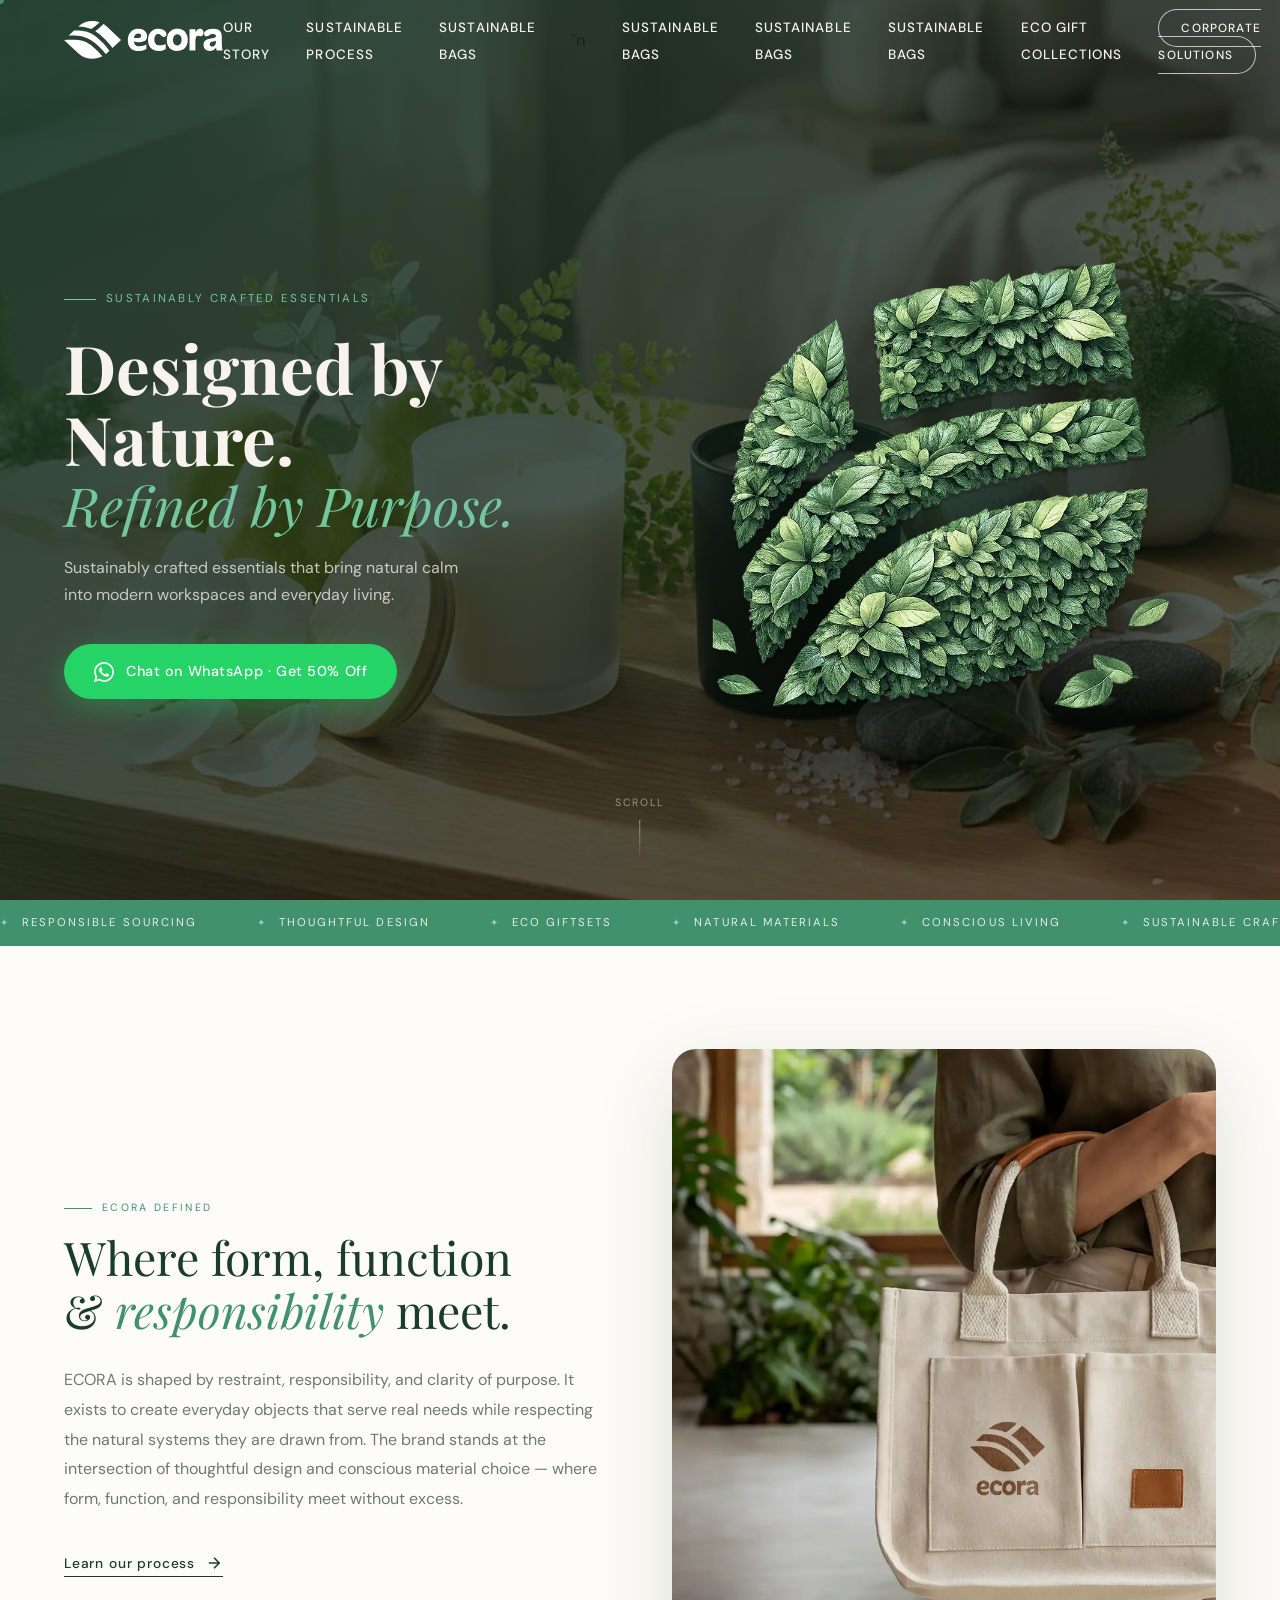
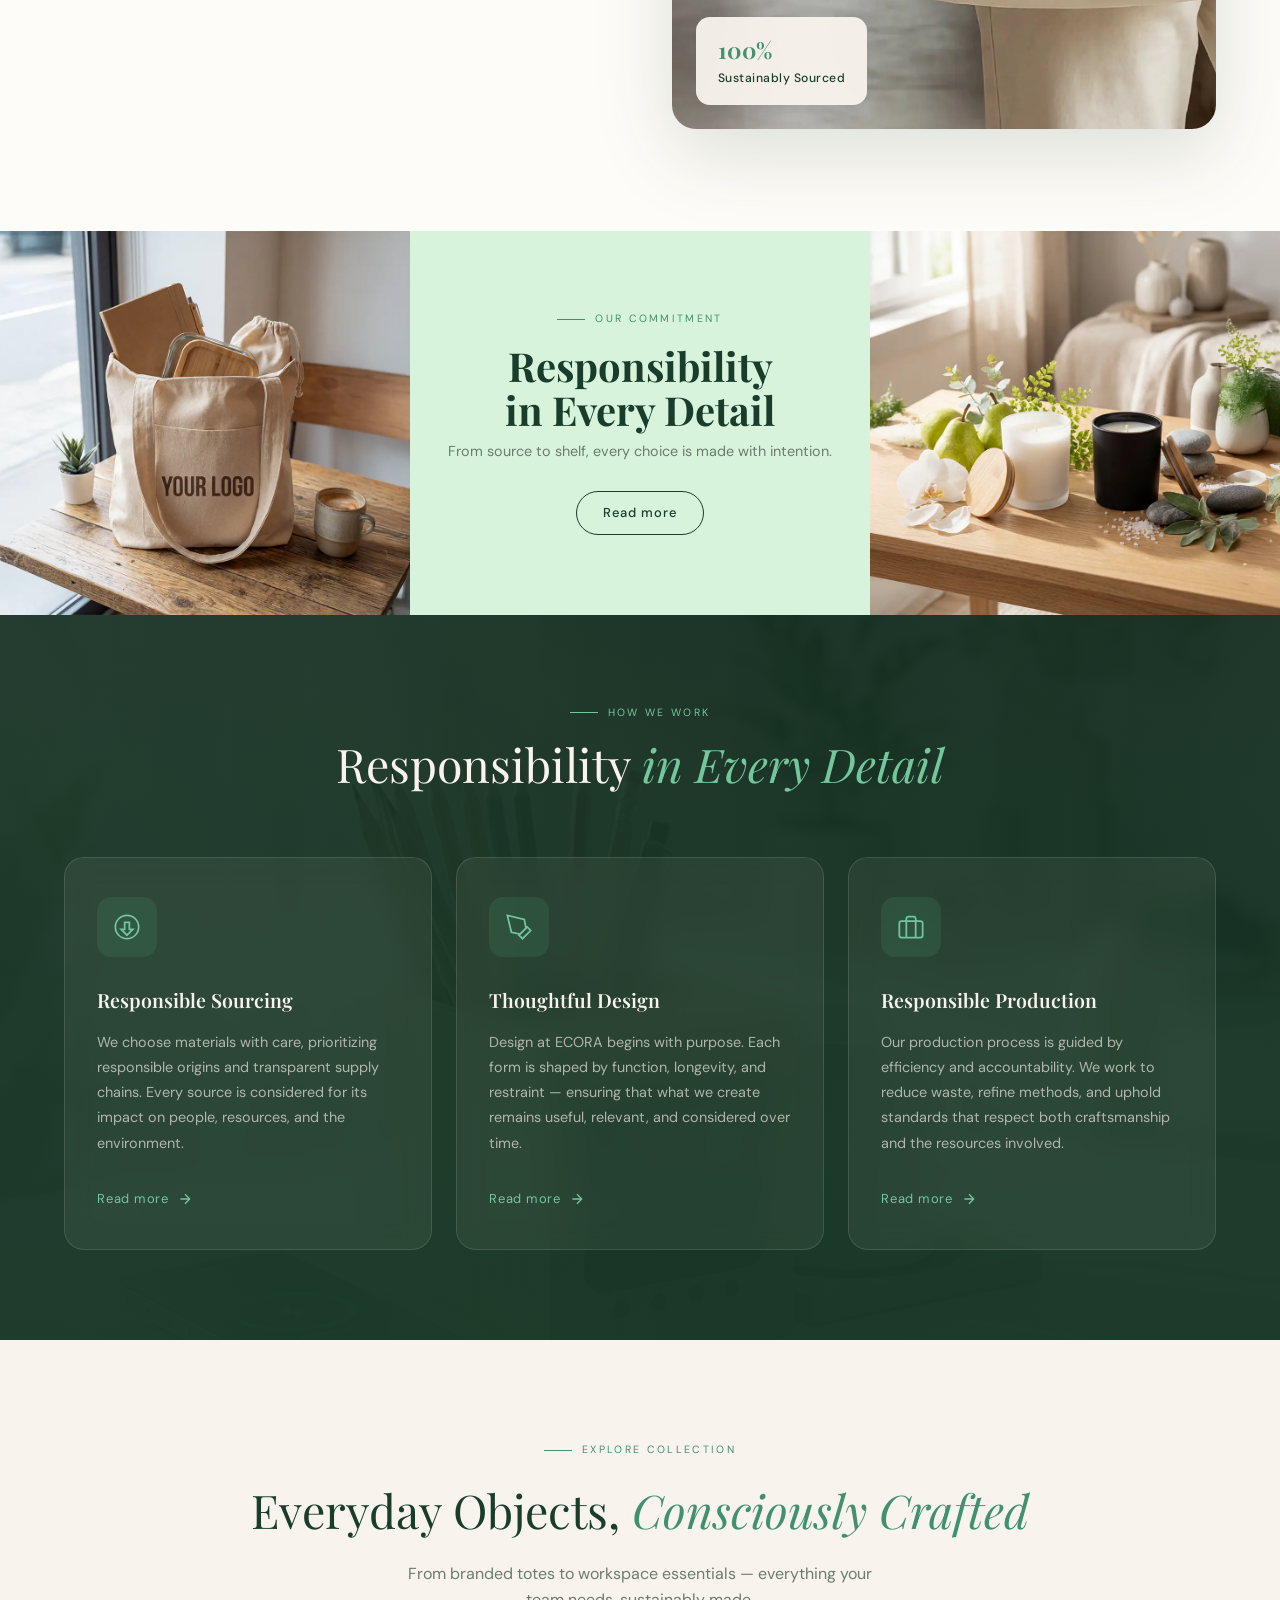
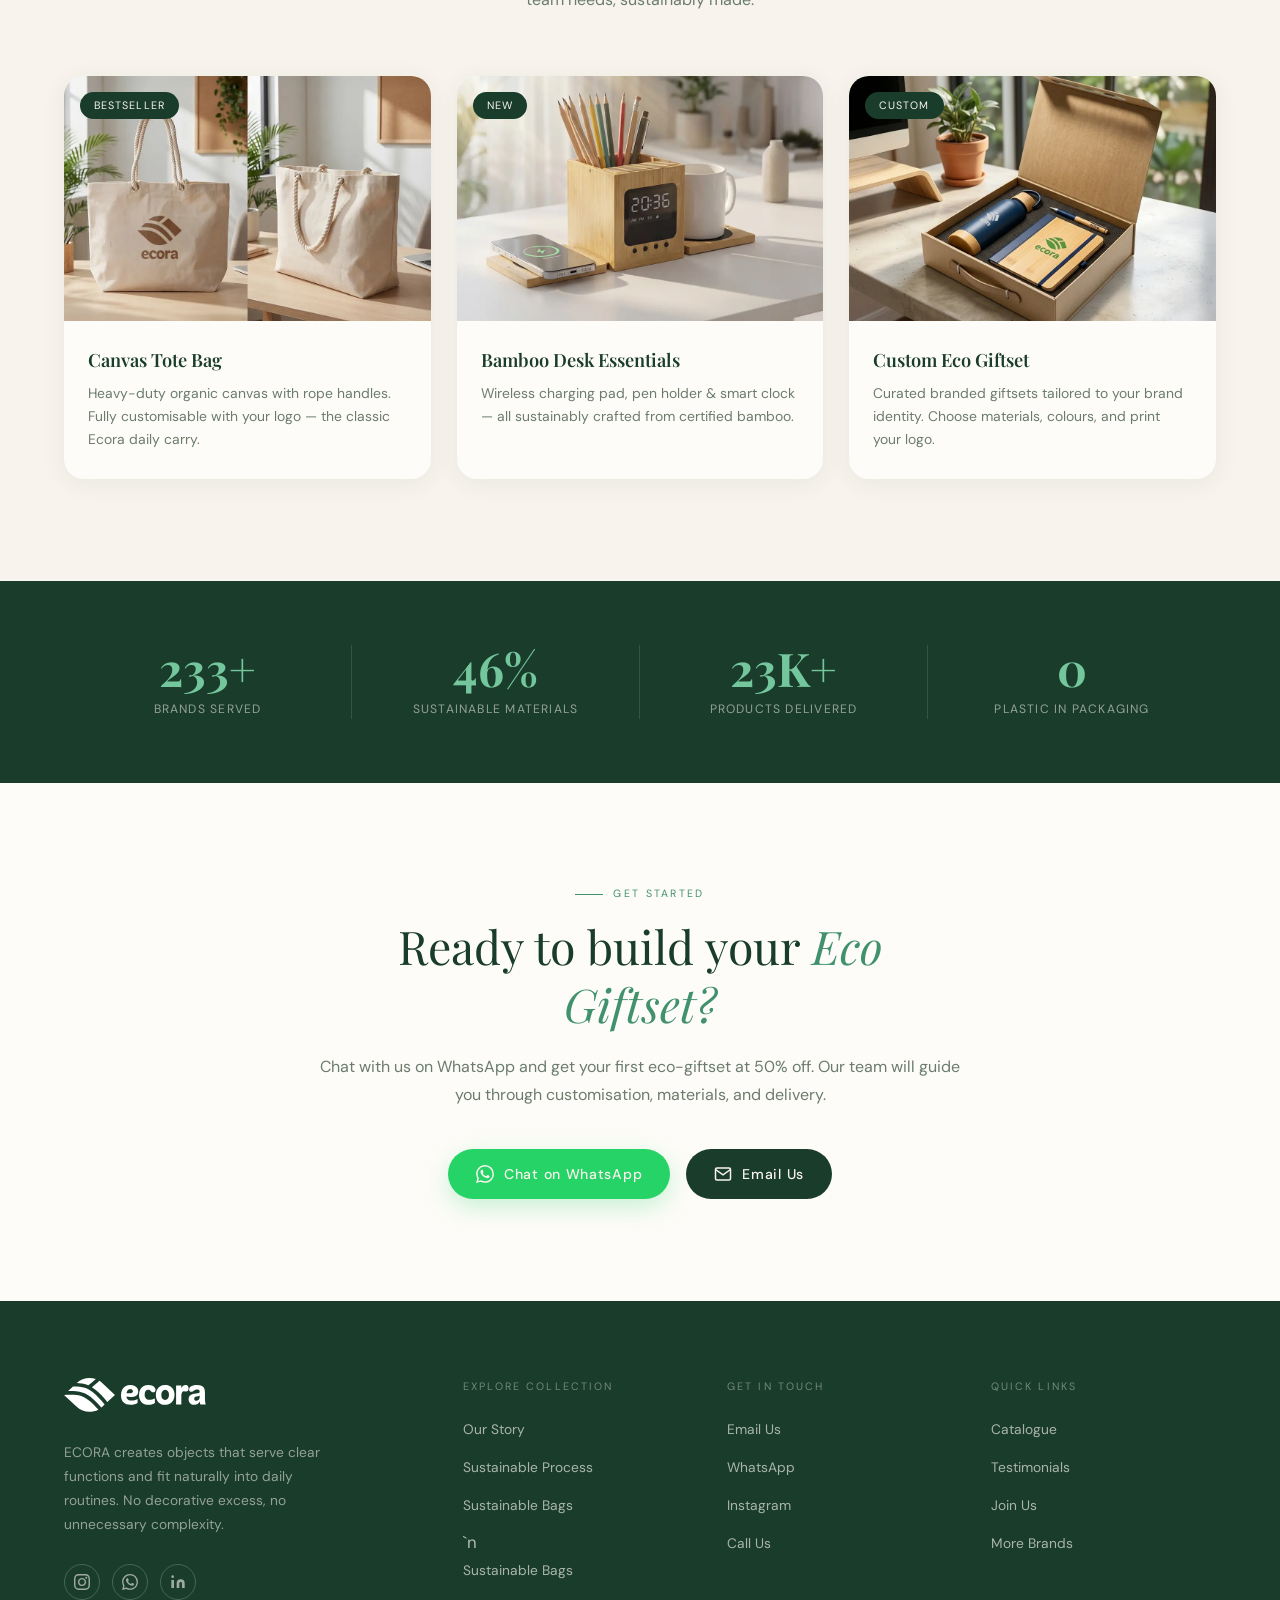
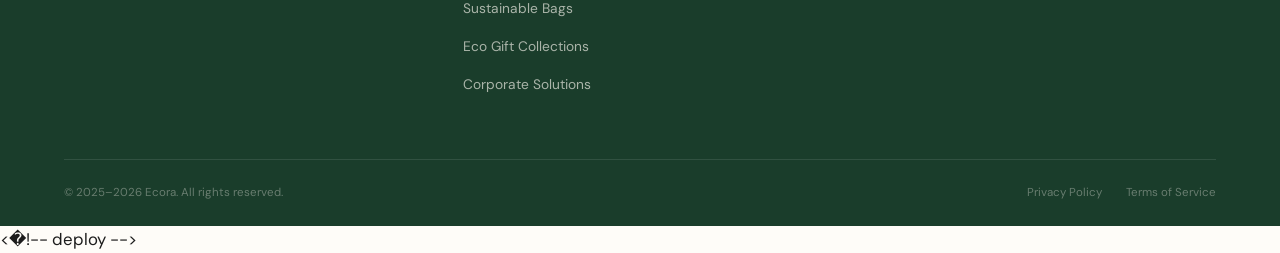
<file: index.html>
<!DOCTYPE html>
<html lang="en">
<head>
<meta charset="UTF-8" />
<meta name="viewport" content="width=device-width, initial-scale=1.0" />
<title>Ecora — Designed by Nature. Refined by Purpose.</title>

<!-- ── SEO ── -->
<meta name="description" content="Ecora creates sustainably crafted eco-giftsets and branded merchandise for modern workspaces. Responsible sourcing, thoughtful design, zero plastic packaging." />
<meta name="robots" content="index, follow" />
<link rel="canonical" href="https://ecora-theta.vercel.app/" />

<!-- ── Open Graph ── -->
<meta property="og:type" content="website" />
<meta property="og:url" content="https://ecora-theta.vercel.app/" />
<meta property="og:title" content="Ecora — Designed by Nature. Refined by Purpose." />
<meta property="og:description" content="Sustainably crafted eco-giftsets and branded merchandise. Responsible sourcing, thoughtful design, zero plastic packaging." />
<meta property="og:image" content="images/Image-right.webp" />

<!-- ── Twitter Card ── -->
<meta name="twitter:card" content="summary_large_image" />
<meta name="twitter:title" content="Ecora — Designed by Nature. Refined by Purpose." />
<meta name="twitter:description" content="Sustainably crafted eco-giftsets and branded merchandise." />
<meta name="twitter:image" content="images/Image-right.webp" />

<!-- ── Favicon ── -->
<link rel="icon" type="image/svg+xml" href="images/Logo.svg" />
<link rel="apple-touch-icon" href="images/Logo.svg" />

<!-- ── Fonts ── -->
<link rel="preconnect" href="https://fonts.googleapis.com" />
<link rel="preconnect" href="https://fonts.gstatic.com" crossorigin />
<link href="https://fonts.googleapis.com/css2?family=Playfair+Display:ital,wght@0,400;0,700;1,400;1,600&family=DM+Sans:wght@300;400;500&family=Cormorant+Garamond:ital,wght@1,300;1,400&display=swap" rel="stylesheet" />

<!-- ── Preload LCP hero image ── -->
<link rel="preload" as="image" href="images/Image-right.webp" />

<style>
  /* ── Reset ── */
  *, *::before, *::after { box-sizing: border-box; margin: 0; padding: 0; }

  :root {
    --green-deep:   #1a3d2b;
    --green-mid:    #2d6a4f;
    --green-bright: #40916c;
    --green-light:  #74c69d;
    --green-pale:   #d8f3dc;
    --cream:        #f8f4ed;
    --warm-white:   #fefcf8;
    --charcoal:     #1c1c1c;
    --text-muted:   #6b7c6d;
    --gold:         #c9a96e;
    --font-display: 'Playfair Display', Georgia, serif;
    --font-body:    'DM Sans', sans-serif;
    --nav-h: 5rem;
    --content-max: 80rem;
    --space-xs:  0.5rem;
    --space-sm:  0.875rem;
    --space-md:  1.5rem;
    --space-lg:  2.5rem;
    --space-xl:  4rem;
    --space-2xl: 7.5rem;
  }

  html {
    scroll-behavior: smooth;
    -webkit-text-size-adjust: 100%;
    text-size-adjust: 100%;
  }

  body {
    font-family: var(--font-body);
    font-size: clamp(0.9rem, 1vw + 0.5rem, 1.05rem);
    line-height: 1.6;
    background: var(--warm-white);
    color: var(--charcoal);
    overflow-x: hidden;
  }

  /* ── Skip to content (a11y) ── */
  .skip-link {
    position: absolute;
    top: -100%;
    left: 1rem;
    background: var(--green-deep);
    color: white;
    padding: 0.75rem 1.25rem;
    border-radius: 0 0 0.5rem 0.5rem;
    text-decoration: none;
    font-weight: 600;
    z-index: 10000;
    transition: top .2s;
  }
  .skip-link:focus { top: 0; }

  /* ── Custom Cursor (desktop only) ── */
  @media (pointer: fine) {
    body { cursor: none; }
    #cursor-dot, #cursor-leaf { display: block; }
  }
  @media (pointer: coarse) {
    #cursor-dot, #cursor-leaf { display: none !important; }
  }

  #cursor-dot {
    position: fixed;
    width: 0.5rem; height: 0.5rem;
    background: var(--green-bright);
    border-radius: 50%;
    pointer-events: none;
    z-index: 9999;
    transform: translate(-50%, -50%);
    transition: width .2s, height .2s, background .2s;
  }

  #cursor-leaf {
    position: fixed;
    width: 2.25rem; height: 2.25rem;
    pointer-events: none;
    z-index: 9998;
    transform: translate(-50%, -50%);
  }

  #cursor-leaf svg { width: 100%; height: 100%; filter: drop-shadow(0 2px 6px rgba(64,145,108,.45)); }

  body:has(a:hover, button:hover) #cursor-dot {
    width: 0.875rem; height: 0.875rem;
    background: var(--green-light);
  }

  .leaf-trail {
    position: fixed;
    pointer-events: none;
    z-index: 9990;
    width: 1.125rem; height: 1.125rem;
    opacity: 0;
    animation: trailFade 0.9s ease-out forwards;
  }

  @keyframes trailFade {
    0%   { opacity: .55; transform: translate(-50%,-50%) scale(1) rotate(var(--r)); }
    100% { opacity: 0;   transform: translate(-50%,-60%) scale(.4) rotate(calc(var(--r) + 40deg)); }
  }

  /* ── Navbar ── */
  nav#navbar {
    position: fixed; top: 0; left: 0; right: 0;
    height: var(--nav-h);
    display: flex; align-items: center; justify-content: space-between;
    padding: 0 5%;
    z-index: 1000;
    transition: background .4s, box-shadow .4s;
    background: transparent;
  }

  nav#navbar.scrolled {
    background: rgba(248,244,237,.96);
    -webkit-backdrop-filter: blur(0.75rem);
    backdrop-filter: blur(0.75rem);
    box-shadow: 0 1px 1.5rem rgba(26,61,43,.08);
  }

  .nav-logo {
    display: flex; align-items: center; gap: 0.625rem;
    text-decoration: none;
  }

  .nav-logo img {
    height: 2.375rem; width: auto;
    filter: brightness(0) invert(1);
    transition: filter .4s ease;
  }

  nav#navbar.scrolled .nav-logo img {
    filter: brightness(0) saturate(100%)
            invert(18%) sepia(40%) saturate(800%)
            hue-rotate(110deg) brightness(85%) contrast(105%);
  }

  #nav-logo-fb { transition: color .4s ease; }
  nav#navbar.scrolled #nav-logo-fb { color: var(--green-deep) !important; }

  .nav-links {
    display: flex; align-items: center; gap: 2.25rem;
    list-style: none;
  }

  .nav-links a {
    text-decoration: none;
    font-size: clamp(0.7rem, 0.6rem + 0.3vw, 0.875rem);
    font-weight: 500; letter-spacing: .08em; text-transform: uppercase;
    color: var(--cream);
    transition: color .25s;
    position: relative;
  }

  nav#navbar.scrolled .nav-links a { color: var(--green-deep); }

  .nav-links a::after {
    content: '';
    position: absolute; bottom: -0.1875rem; left: 0; right: 0; height: 1px;
    background: var(--green-light);
    transform: scaleX(0); transform-origin: left;
    transition: transform .3s;
  }

  .nav-links a:hover::after,
  .nav-links a:focus-visible::after { transform: scaleX(1); }

  .nav-cta {
    padding: 0.625rem 1.375rem;
    border: 1.5px solid rgba(255,255,255,.7);
    border-radius: 3.75rem;
    color: var(--cream) !important;
    font-size: clamp(0.68rem, 0.5rem + 0.3vw, 0.8rem) !important;
    letter-spacing: .1em !important;
    transition: background .25s, color .25s, border-color .25s !important;
  }

  nav#navbar.scrolled .nav-cta {
    border-color: var(--green-bright);
    color: var(--green-bright) !important;
  }

  .nav-cta:hover, .nav-cta:focus-visible {
    background: var(--green-bright) !important;
    color: white !important;
    border-color: var(--green-bright) !important;
  }

  .nav-cta::after { display: none !important; }

  /* hamburger */
  .hamburger {
    display: none;
    flex-direction: column; gap: 0.3125rem;
    background: none; border: none; padding: 0.25rem;
    cursor: pointer;
  }

  .hamburger span {
    display: block; width: 1.5rem; height: 2px;
    background: var(--cream);
    transition: all .3s;
  }

  nav#navbar.scrolled .hamburger span { background: var(--green-deep); }

  .hamburger.open span:nth-child(1) { transform: translateY(0.4375rem) rotate(45deg); }
  .hamburger.open span:nth-child(2) { opacity: 0; }
  .hamburger.open span:nth-child(3) { transform: translateY(-0.4375rem) rotate(-45deg); }

  .mobile-menu {
    position: fixed; top: var(--nav-h); left: 0; right: 0;
    background: rgba(248,244,237,.98);
    -webkit-backdrop-filter: blur(1.25rem);
    backdrop-filter: blur(1.25rem);
    padding: 1.5rem 5% 2rem;
    z-index: 999;
    transform: translateY(-0.625rem);
    opacity: 0;
    transition: all .35s;
    pointer-events: none;
    visibility: hidden;
  }

  .mobile-menu.open {
    transform: translateY(0);
    opacity: 1;
    pointer-events: all;
    visibility: visible;
  }

  .mobile-menu a {
    display: block;
    padding: 0.875rem 0;
    border-bottom: 1px solid rgba(26,61,43,.1);
    text-decoration: none;
    font-size: 1rem; font-weight: 500;
    letter-spacing: .06em; text-transform: uppercase;
    color: var(--green-deep);
  }

  .mobile-menu .mobile-cta {
    display: inline-block; margin-top: 1.25rem;
    padding: 0.8125rem 1.75rem;
    background: var(--green-deep);
    color: white !important; border: none;
    border-radius: 3.75rem; font-size: .85rem;
  }

  /* ── Hero ── */
  #hero {
    position: relative;
    min-height: 100svh;
    min-height: 100vh;
    display: flex; align-items: center;
    overflow: hidden;
    background: var(--green-deep);
  }

  .hero-bg {
    position: absolute; inset: 0;
    background-image: url('images/Image-right.webp');
    background-size: cover; background-position: center;
    filter: brightness(.38) saturate(1.1);
    transform: scale(1.05);
    transition: transform 8s ease-out;
  }

  #hero.loaded .hero-bg { transform: scale(1); }

  .hero-overlay {
    position: absolute; inset: 0;
    background:
      linear-gradient(135deg, rgba(26,61,43,.85) 0%, rgba(26,61,43,.2) 60%, transparent 100%),
      radial-gradient(ellipse at 80% 50%, rgba(64,145,108,.12) 0%, transparent 60%);
  }

  .hero-content {
    position: relative; z-index: 2;
    max-width: var(--content-max);
    margin: 0 auto;
    padding: 0 5%;
    display: grid; grid-template-columns: 1fr 1fr;
    align-items: center;
    gap: clamp(2rem, 4vw, 3.75rem);
    width: 100%;
    padding-top: var(--nav-h);
  }

  .hero-eyebrow {
    display: inline-flex; align-items: center; gap: 0.625rem;
    font-size: clamp(0.65rem, 0.5rem + 0.3vw, 0.72rem);
    letter-spacing: .2em; text-transform: uppercase;
    color: var(--green-light);
    margin-bottom: 1.5rem;
    opacity: 0; animation: fadeUp .8s .3s forwards;
  }

  .hero-eyebrow::before {
    content: '';
    display: block; width: 2rem; height: 1px;
    background: var(--green-light);
  }

  .hero-h1 {
    font-family: var(--font-display);
    font-size: clamp(2.4rem, 4vw + 1rem, 5.5rem);
    font-weight: 700; line-height: 1.05;
    color: var(--cream);
    opacity: 0; animation: fadeUp .9s .5s forwards;
  }

  .hero-h1 em {
    font-style: italic; font-weight: 400;
    color: var(--green-light);
    display: block;
    font-size: .8em;
    margin-top: 0.25rem;
  }

  .hero-sub {
    margin-top: 1.25rem;
    font-size: clamp(0.875rem, 0.8rem + 0.3vw, 1rem);
    line-height: 1.7;
    color: rgba(248,244,237,.75);
    max-width: 26.25rem;
    opacity: 0; animation: fadeUp .9s .7s forwards;
  }

  .hero-cta {
    display: inline-flex; align-items: center; gap: 0.75rem;
    margin-top: 2.25rem;
    padding: 1rem 1.875rem;
    background: #25d366;
    color: white;
    border-radius: 3.75rem;
    text-decoration: none;
    font-size: clamp(0.8rem, 0.7rem + 0.3vw, 0.9rem);
    font-weight: 500; letter-spacing: .04em;
    box-shadow: 0 0.5rem 1.875rem rgba(37,211,102,.35);
    transition: transform .25s, box-shadow .25s;
    opacity: 0; animation: fadeUp .9s .9s forwards;
  }

  .hero-cta:hover, .hero-cta:focus-visible {
    transform: translateY(-0.125rem);
    box-shadow: 0 0.75rem 2.5rem rgba(37,211,102,.45);
  }

  .hero-cta svg { width: 1.25rem; height: 1.25rem; flex-shrink: 0; }

  .hero-visual {
    display: flex; justify-content: center; align-items: center;
    position: relative;
    opacity: 0; animation: fadeIn 1.2s .6s forwards;
  }

  .hero-visual img {
    width: min(30rem, 100%);
    filter: drop-shadow(0 1.25rem 3.75rem rgba(0,0,0,.5));
    animation: float 6s ease-in-out infinite;
  }

  .hero-glow {
    position: absolute;
    width: clamp(14rem, 25vw, 22.5rem);
    height: clamp(14rem, 25vw, 22.5rem);
    border-radius: 50%;
    background: radial-gradient(circle, rgba(64,145,108,.3) 0%, transparent 70%);
    animation: pulse 4s ease-in-out infinite;
  }

  /* scroll hint */
  .scroll-hint {
    position: absolute; bottom: 2.25rem; left: 50%;
    transform: translateX(-50%);
    display: flex; flex-direction: column; align-items: center; gap: 0.5rem;
    color: rgba(248,244,237,.5);
    font-size: clamp(0.6rem, 0.5rem + 0.2vw, 0.7rem);
    letter-spacing: .15em; text-transform: uppercase;
    animation: fadeIn 1s 1.5s both;
    pointer-events: none;
  }

  .scroll-hint::after {
    content: '';
    display: block; width: 1px; height: 2.75rem;
    background: linear-gradient(to bottom, rgba(248,244,237,.5), transparent);
    animation: scrollLine 2s ease-in-out infinite;
  }

  @keyframes scrollLine {
    0%, 100% { transform: scaleY(1); transform-origin: top; }
    50% { transform: scaleY(.4); transform-origin: top; }
  }

  /* ── Shared ── */
  section { position: relative; }

  .container {
    max-width: var(--content-max);
    width: 100%;
    margin: 0 auto;
    padding: 0 5%;
  }

  .section-label {
    font-size: clamp(0.6rem, 0.5rem + 0.2vw, 0.7rem);
    letter-spacing: .22em; text-transform: uppercase;
    color: var(--green-bright);
    margin-bottom: 0.875rem;
    display: flex; align-items: center; gap: 0.625rem;
  }

  .section-label::before {
    content: ''; width: 1.75rem; height: 1px; background: currentColor; flex-shrink: 0;
  }

  /* ── About ── */
  #about {
    padding: clamp(3.75rem, 8vw, 7.5rem) 0;
    background: var(--warm-white);
  }

  .about-grid {
    display: grid; grid-template-columns: 1fr 1fr;
    gap: clamp(2rem, 5vw, 5rem); align-items: center;
  }

  .about-title {
    font-family: var(--font-display);
    font-size: clamp(1.75rem, 3vw + 0.5rem, 3.8rem);
    font-weight: 400; line-height: 1.15;
    color: var(--green-deep);
    margin-bottom: 1.75rem;
  }

  .about-title em { font-style: italic; color: var(--green-bright); }

  .about-body {
    font-size: clamp(0.875rem, 0.8rem + 0.25vw, 1rem);
    line-height: 1.85;
    color: var(--text-muted);
    margin-bottom: 2.25rem;
  }

  .read-more {
    display: inline-flex; align-items: center; gap: 0.625rem;
    color: var(--green-deep);
    text-decoration: none;
    font-size: clamp(0.78rem, 0.7rem + 0.2vw, 0.875rem);
    font-weight: 500; letter-spacing: .06em;
    border-bottom: 1.5px solid var(--green-deep);
    padding-bottom: 0.125rem;
    transition: gap .25s, color .25s;
  }

  .read-more:hover, .read-more:focus-visible { gap: 1rem; color: var(--green-bright); border-color: var(--green-bright); }

  .about-image {
    position: relative;
    border-radius: 1.5rem; overflow: hidden;
    aspect-ratio: 4/5;
    box-shadow: 0 1.5rem 5rem rgba(26,61,43,.15);
  }

  .about-image img {
    width: 100%; height: 100%;
    object-fit: cover;
    transition: transform .6s ease;
  }

  .about-image:hover img { transform: scale(1.04); }

  .about-badge {
    position: absolute; bottom: 1.5rem; left: 1.5rem;
    background: rgba(248,244,237,.95);
    -webkit-backdrop-filter: blur(0.625rem);
    backdrop-filter: blur(0.625rem);
    padding: 1rem 1.375rem;
    border-radius: 0.875rem;
    font-size: clamp(0.7rem, 0.6rem + 0.2vw, 0.78rem);
    color: var(--green-deep);
    font-weight: 500; letter-spacing: .04em;
    box-shadow: 0 0.5rem 1.875rem rgba(0,0,0,.1);
  }

  .about-badge strong {
    display: block;
    font-size: clamp(1.2rem, 1rem + 0.5vw, 1.5rem);
    font-family: var(--font-display); color: var(--green-bright);
  }

  /* ── Responsibility Banner ── */
  #responsibility {
    background: var(--green-pale);
    overflow: hidden;
  }

  .resp-banner {
    display: grid; grid-template-columns: 1fr auto 1fr;
    min-height: clamp(18rem, 30vw, 27.5rem);
  }

  .resp-image { overflow: hidden; }

  .resp-image img {
    width: 100%; height: 100%;
    object-fit: cover;
    transition: transform .6s;
    display: block;
  }

  .resp-image:hover img { transform: scale(1.04); }

  .resp-center {
    display: flex; flex-direction: column;
    align-items: center; justify-content: center;
    padding: clamp(2rem, 4vw, 3.75rem) clamp(1.5rem, 3vw, 3rem);
    background: var(--green-pale);
    text-align: center;
    min-width: clamp(16rem, 25vw, 21.25rem);
  }

  .resp-center h2 {
    font-family: var(--font-display);
    font-size: clamp(1.6rem, 2.5vw + 0.5rem, 3rem);
    font-weight: 700; color: var(--green-deep);
    line-height: 1.1; margin-bottom: 0.5rem;
  }

  .resp-center p {
    font-size: clamp(0.8rem, 0.7rem + 0.25vw, 0.9rem);
    color: var(--text-muted); margin-bottom: 1.75rem;
  }

  .btn-outline {
    display: inline-block;
    padding: 0.6875rem 1.625rem;
    border: 1.5px solid var(--green-deep);
    border-radius: 3.75rem;
    color: var(--green-deep);
    text-decoration: none;
    font-size: clamp(0.75rem, 0.65rem + 0.2vw, 0.82rem);
    font-weight: 500; letter-spacing: .07em;
    transition: background .25s, color .25s;
  }

  .btn-outline:hover, .btn-outline:focus-visible { background: var(--green-deep); color: white; }

  /* ── Pillars ── */
  #pillars {
    position: relative;
    overflow: hidden;
  }

  .pillars-bg {
    position: absolute; inset: 0;
    background-image: url('images/card2.webp');
    background-size: cover; background-position: center top;
    filter: brightness(.25) saturate(.8);
  }

  .pillars-overlay {
    position: absolute; inset: 0;
    background: linear-gradient(to bottom, rgba(26,61,43,.7) 0%, rgba(26,61,43,.9) 100%);
  }

  .pillars-inner {
    position: relative; z-index: 2;
    padding: clamp(3.75rem, 7vw, 6.25rem) 5%;
    max-width: var(--content-max); margin: 0 auto;
  }

  .pillars-header {
    text-align: center; margin-bottom: clamp(2.5rem, 5vw, 4.375rem);
  }

  .pillars-header h2 {
    font-family: var(--font-display);
    font-size: clamp(1.75rem, 3vw + 0.5rem, 3.4rem);
    color: var(--cream); font-weight: 400;
    line-height: 1.2;
  }

  .pillars-header h2 em { font-style: italic; color: var(--green-light); }

  .pillars-grid {
    display: grid; grid-template-columns: repeat(3, 1fr);
    gap: clamp(0.875rem, 2vw, 1.5rem);
  }

  .pillar-card {
    background: rgba(248,244,237,.06);
    border: 1px solid rgba(255,255,255,.12);
    -webkit-backdrop-filter: blur(0.75rem);
    backdrop-filter: blur(0.75rem);
    border-radius: 1.25rem;
    padding: clamp(1.75rem, 3vw, 2.75rem) clamp(1.25rem, 2.5vw, 2.25rem);
    transition: background .3s, transform .3s;
  }

  .pillar-card:hover { background: rgba(248,244,237,.12); transform: translateY(-0.375rem); }

  .pillar-icon {
    width: 3.75rem; height: 3.75rem;
    background: rgba(64,145,108,.2);
    border-radius: 0.875rem;
    display: flex; align-items: center; justify-content: center;
    margin-bottom: 1.75rem;
  }

  .pillar-icon svg { width: 1.75rem; height: 1.75rem; stroke: var(--green-light); fill: none; stroke-width: 1.5; }

  .pillar-card h3 {
    font-family: var(--font-display);
    font-size: clamp(1.05rem, 0.9rem + 0.4vw, 1.35rem);
    color: var(--cream);
    margin-bottom: 0.875rem; font-weight: 600;
  }

  .pillar-card p {
    font-size: clamp(0.8rem, 0.72rem + 0.25vw, 0.9rem);
    line-height: 1.75;
    color: rgba(248,244,237,.65);
    margin-bottom: 1.75rem;
  }

  .pillar-link {
    display: inline-flex; align-items: center; gap: 0.5rem;
    color: var(--green-light);
    text-decoration: none;
    font-size: clamp(0.75rem, 0.65rem + 0.2vw, 0.82rem);
    letter-spacing: .06em;
    transition: gap .25s;
  }

  .pillar-link:hover, .pillar-link:focus-visible { gap: 0.875rem; }

  /* ── Products ── */
  #products {
    padding: clamp(3.75rem, 8vw, 7.5rem) 0;
    background: var(--cream);
  }

  .products-header {
    text-align: center; margin-bottom: clamp(2.5rem, 5vw, 4.375rem);
  }

  .products-header h2 {
    font-family: var(--font-display);
    font-size: clamp(1.75rem, 3vw + 0.5rem, 3.4rem);
    color: var(--green-deep); font-weight: 400;
  }

  .products-header h2 em { font-style: italic; color: var(--green-bright); }

  .products-header p {
    margin-top: 0.875rem;
    color: var(--text-muted);
    font-size: clamp(0.875rem, 0.8rem + 0.25vw, 1rem);
    max-width: 30rem; margin-left: auto; margin-right: auto;
  }

  .products-showcase {
    display: grid; grid-template-columns: repeat(3, 1fr);
    gap: clamp(1rem, 2vw, 1.75rem);
  }

  .product-card {
    border-radius: 1.25rem; overflow: hidden;
    background: var(--warm-white);
    box-shadow: 0 0.25rem 1.5rem rgba(26,61,43,.07);
    transition: transform .3s, box-shadow .3s;
  }

  .product-card:hover {
    transform: translateY(-0.5rem);
    box-shadow: 0 1.25rem 3.75rem rgba(26,61,43,.14);
  }

  .product-img {
    width: 100%; aspect-ratio: 3/2;
    overflow: hidden;
    position: relative;
  }

  .product-img img {
    width: 100%; height: 100%; object-fit: cover;
    transition: transform .6s;
  }

  .product-card:hover .product-img img { transform: scale(1.07); }

  .product-tag {
    position: absolute; top: 1rem; left: 1rem;
    background: var(--green-deep);
    color: var(--cream);
    padding: 0.3125rem 0.875rem;
    border-radius: 3.75rem;
    font-size: clamp(0.62rem, 0.55rem + 0.15vw, 0.7rem);
    letter-spacing: .1em; text-transform: uppercase;
  }

  .product-body { padding: 1.5rem 1.5rem 1.75rem; }

  .product-body h3 {
    font-family: var(--font-display);
    font-size: clamp(1rem, 0.9rem + 0.3vw, 1.2rem);
    color: var(--green-deep); font-weight: 600;
    margin-bottom: 0.5rem;
  }

  .product-body p {
    font-size: clamp(0.8rem, 0.72rem + 0.2vw, 0.87rem);
    color: var(--text-muted); line-height: 1.65;
  }

  /* ── Stats ── */
  #stats {
    background: var(--green-deep);
    padding: clamp(2.5rem, 5vw, 4rem) 0;
  }

  .stats-grid {
    display: grid; grid-template-columns: repeat(4, 1fr);
    text-align: center;
  }

  .stat-item {
    padding: 0 1.25rem;
    border-right: 1px solid rgba(255,255,255,.12);
  }

  .stat-item:last-child { border-right: none; }

  .stat-number {
    font-family: var(--font-display);
    font-size: clamp(1.75rem, 3vw + 0.5rem, 3.4rem);
    font-weight: 700; color: var(--green-light);
    line-height: 1;
  }

  .stat-label {
    font-size: clamp(0.68rem, 0.6rem + 0.2vw, 0.8rem);
    letter-spacing: .1em; text-transform: uppercase;
    color: rgba(248,244,237,.55);
    margin-top: 0.5rem;
  }

  /* ── CTA ── */
  #cta-section {
    padding: clamp(3.75rem, 8vw, 7.5rem) 0;
    background: var(--warm-white);
    text-align: center;
  }

  .cta-inner { max-width: 40rem; margin: 0 auto; }

  .cta-inner h2 {
    font-family: var(--font-display);
    font-size: clamp(1.75rem, 3vw + 0.5rem, 3.2rem);
    color: var(--green-deep); font-weight: 400; line-height: 1.25;
    margin-bottom: 1.25rem;
  }

  .cta-inner h2 em { font-style: italic; color: var(--green-bright); }

  .cta-inner p {
    font-size: clamp(0.875rem, 0.8rem + 0.25vw, 1rem);
    color: var(--text-muted); line-height: 1.75; margin-bottom: 2.5rem;
  }

  .cta-buttons {
    display: flex; gap: 1rem; justify-content: center; flex-wrap: wrap;
  }

  .btn-solid {
    display: inline-flex; align-items: center; gap: 0.625rem;
    padding: 0.875rem 1.75rem;
    background: var(--green-deep);
    color: var(--cream);
    border-radius: 3.75rem; text-decoration: none;
    font-size: clamp(0.8rem, 0.72rem + 0.2vw, 0.88rem);
    font-weight: 500; letter-spacing: .05em;
    transition: transform .25s, box-shadow .25s;
  }

  .btn-solid:hover, .btn-solid:focus-visible {
    transform: translateY(-0.125rem);
    box-shadow: 0 0.75rem 2.25rem rgba(26,61,43,.3);
  }

  .btn-wa {
    background: #25d366;
    box-shadow: 0 0.5rem 1.5rem rgba(37,211,102,.25);
  }

  .btn-wa:hover, .btn-wa:focus-visible { box-shadow: 0 0.75rem 2.25rem rgba(37,211,102,.4); }

  /* ── Footer ── */
  footer {
    background: var(--green-deep);
    color: rgba(248,244,237,.7);
    padding: clamp(3rem, 6vw, 5rem) 0 0;
  }

  .footer-grid {
    display: grid; grid-template-columns: 1.6fr 1fr 1fr 1fr;
    gap: clamp(1.5rem, 3vw, 3rem);
    padding-bottom: clamp(2rem, 4vw, 3.75rem);
    border-bottom: 1px solid rgba(255,255,255,.1);
  }

  .footer-brand img { height: 2.125rem; margin-bottom: 1.25rem; filter: brightness(0) invert(1); }

  .footer-brand p {
    font-size: clamp(0.78rem, 0.7rem + 0.2vw, 0.87rem);
    line-height: 1.75; color: rgba(248,244,237,.55);
    max-width: 17.5rem; margin-bottom: 1.75rem;
  }

  .footer-social { display: flex; gap: 0.75rem; }

  .footer-social a {
    width: 2.25rem; height: 2.25rem;
    border-radius: 50%;
    border: 1px solid rgba(255,255,255,.2);
    display: flex; align-items: center; justify-content: center;
    color: rgba(248,244,237,.6);
    text-decoration: none;
    transition: background .25s, color .25s;
  }

  .footer-social a:hover, .footer-social a:focus-visible {
    background: var(--green-bright); color: white; border-color: transparent;
  }

  .footer-col h4 {
    font-size: clamp(0.62rem, 0.55rem + 0.15vw, 0.72rem);
    letter-spacing: .2em; text-transform: uppercase;
    color: rgba(248,244,237,.4); margin-bottom: 1.25rem;
    font-weight: 400;
  }

  .footer-col ul { list-style: none; }
  .footer-col ul li { margin-bottom: 0.6875rem; }

  .footer-col ul li a {
    text-decoration: none;
    font-size: clamp(0.78rem, 0.7rem + 0.2vw, 0.87rem);
    color: rgba(248,244,237,.65);
    transition: color .25s;
  }

  .footer-col ul li a:hover, .footer-col ul li a:focus-visible { color: var(--green-light); }

  .footer-bottom {
    display: flex; align-items: center; justify-content: space-between;
    padding: 1.5rem 0;
    font-size: clamp(0.68rem, 0.6rem + 0.15vw, 0.78rem);
    color: rgba(248,244,237,.35);
    flex-wrap: wrap; gap: 0.75rem;
  }

  .footer-bottom a {
    color: rgba(248,244,237,.35);
    text-decoration: none;
    transition: color .25s;
  }

  .footer-bottom a:hover, .footer-bottom a:focus-visible { color: var(--green-light); }

  /* ── Animations ── */
  @keyframes fadeUp {
    from { opacity: 0; transform: translateY(1.75rem); }
    to   { opacity: 1; transform: translateY(0); }
  }

  @keyframes fadeIn {
    from { opacity: 0; } to { opacity: 1; }
  }

  @keyframes float {
    0%, 100% { transform: translateY(0); }
    50%       { transform: translateY(-1rem); }
  }

  @keyframes pulse {
    0%, 100% { transform: scale(1); opacity: .6; }
    50%       { transform: scale(1.15); opacity: 1; }
  }

  /* Reveal */
  .reveal {
    opacity: 0; transform: translateY(2.25rem);
    transition: opacity .7s ease, transform .7s ease;
  }

  .reveal.visible { opacity: 1; transform: translateY(0); }
  .reveal-delay-1 { transition-delay: .1s; }
  .reveal-delay-2 { transition-delay: .2s; }
  .reveal-delay-3 { transition-delay: .3s; }
  .reveal-delay-4 { transition-delay: .4s; }

  /* noscript fallback */
  .no-js .reveal { opacity: 1; transform: none; }

  /* ── Marquee ── */
  .marquee-wrap {
    overflow: hidden;
    background: var(--green-bright);
    padding: 0.875rem 0;
  }

  .marquee-track {
    display: flex;
    gap: 3.75rem;
    animation: marquee 22s linear infinite;
    white-space: nowrap;
  }

  @media (prefers-reduced-motion: reduce) {
    .marquee-track { animation: none; }
    .hero-visual img { animation: none; }
    .hero-glow { animation: none; }
  }

  .marquee-track span {
    font-size: clamp(0.65rem, 0.55rem + 0.2vw, 0.78rem);
    letter-spacing: .18em; text-transform: uppercase;
    color: rgba(255,255,255,.85);
    flex-shrink: 0;
    display: flex; align-items: center; gap: 0.75rem;
  }

  .marquee-track span::before {
    content: '✦';
    font-size: .6rem; opacity: .6;
  }

  @keyframes marquee {
    from { transform: translateX(0); }
    to   { transform: translateX(-50%); }
  }

  /* ── Focus visible ring ── */
  :focus-visible {
    outline: 2px solid var(--green-bright);
    outline-offset: 3px;
    border-radius: 3px;
  }

  /* ── Responsive ── */
  @media (max-width: 64em) {
    .hero-content { grid-template-columns: 1fr; text-align: center; }
    .hero-visual { order: -1; }
    .hero-visual img { width: min(20rem, 70vw); }
    .hero-sub { max-width: 100%; margin-left: auto; margin-right: auto; }
    .about-grid { grid-template-columns: 1fr; }
    .about-image { aspect-ratio: 16/9; }
    .resp-banner {
      grid-template-columns: 1fr;
      grid-template-rows: clamp(12rem, 30vw, 17.5rem) auto clamp(12rem, 30vw, 17.5rem);
    }
    .resp-center { min-width: unset; }
    .pillars-grid { grid-template-columns: 1fr 1fr; }
    .products-showcase { grid-template-columns: 1fr 1fr; }
    .footer-grid { grid-template-columns: 1fr 1fr; }
    .stats-grid { grid-template-columns: 1fr 1fr; gap: 2rem; }
    .stat-item { border-right: none; padding: 1.25rem; }
  }

  @media (max-width: 48em) {
    :root { --nav-h: 4rem; }
    .nav-links { display: none; }
    .hamburger { display: flex; }
    .pillars-grid { grid-template-columns: 1fr; }
    .products-showcase { grid-template-columns: 1fr; }
    .footer-grid { grid-template-columns: 1fr; gap: 2.25rem; }
    .resp-banner {
      grid-template-rows: clamp(10rem, 25vw, 13.75rem) auto clamp(10rem, 25vw, 13.75rem);
    }
  }

  @media (max-width: 30em) {
    .cta-buttons { flex-direction: column; align-items: center; }
    .footer-bottom { flex-direction: column; text-align: center; }
    .stats-grid { grid-template-columns: 1fr 1fr; }
    .hero-cta { font-size: 0.82rem; padding: 0.875rem 1.375rem; }
  }
</style>
</head>
<body>

<!-- Skip to content — keyboard a11y -->
<a class="skip-link" href="#main-content">Skip to main content</a>

<!-- Cursor (desktop only — hidden on touch via CSS) -->
<div id="cursor-dot" aria-hidden="true"></div>
<div id="cursor-leaf" aria-hidden="true">
  <svg viewBox="0 0 36 36" xmlns="http://www.w3.org/2000/svg">
    <ellipse cx="18" cy="20" rx="12" ry="14" fill="#40916c" opacity=".9" transform="rotate(-20,18,18)"/>
    <line x1="18" y1="34" x2="18" y2="10" stroke="#2d6a4f" stroke-width="1.2" stroke-linecap="round"/>
    <line x1="18" y1="26" x2="11" y2="20" stroke="#2d6a4f" stroke-width=".9" stroke-linecap="round"/>
    <line x1="18" y1="20" x2="25" y2="14" stroke="#2d6a4f" stroke-width=".9" stroke-linecap="round"/>
  </svg>
</div>

<!-- Navbar -->
<nav id="navbar" role="navigation" aria-label="Main navigation">
  <a href="/" class="nav-logo" aria-label="Ecora — home">
    <img src="images/Logo.svg" alt="Ecora" id="nav-logo-img"
         onerror="this.style.display='none';document.getElementById('nav-logo-fb').style.display='block';" />
    <span id="nav-logo-fb" style="display:none;font-family:var(--font-display);font-size:1.6rem;color:var(--cream);font-weight:700;">ecora</span>
  </a>
  <ul class="nav-links">
    <li><a href="our-story">Our Story</a></li>
    <li><a href="sustainable-process">Sustainable Process</a></li>
    <li><a href="sustainable-bags">Sustainable Bags</a></li>`n    <li><a href="sustainable-bags">Sustainable Bags</a></li>
          <li><a href="sustainable-bags">Sustainable Bags</a></li>
    <li><a href="sustainable-bags">Sustainable Bags</a></li>
    <li><a href="eco-gift-collections">Eco Gift Collections</a></li>
    <li><a href="corporate-solutions" class="nav-cta">Corporate Solutions</a></li>
  </ul>
  <button class="hamburger" id="hamburger" type="button" aria-label="Open menu" aria-expanded="false" aria-controls="mobileMenu">
    <span></span><span></span><span></span>
  </button>
</nav>

<!-- Mobile Menu -->
<div class="mobile-menu" id="mobileMenu" role="dialog" aria-label="Mobile navigation" aria-modal="true">
  <a href="our-story">Our Story</a>
  <a href="sustainable-process">Sustainable Process</a>
  <a href="eco-gift-collections">Eco Gift Collections</a>
  <a href="corporate-solutions" class="mobile-cta">Corporate Solutions</a>
</div>

<!-- ════════════ MAIN ════════════ -->
<main id="main-content">

<!-- Hero -->
<section id="hero" aria-label="Hero">
  <div class="hero-bg" role="presentation"></div>
  <div class="hero-overlay" role="presentation"></div>

  <div class="hero-content">
    <div class="hero-text">
      <div class="hero-eyebrow" aria-hidden="true">Sustainably Crafted Essentials</div>
      <h1 class="hero-h1">
        Designed by<br>Nature.
        <em>Refined by Purpose.</em>
      </h1>
      <p class="hero-sub">
        Sustainably crafted essentials that bring natural calm into modern workspaces and everyday living.
      </p>
      <!-- TODO: Replace +971XXXXXXXXX with real WhatsApp number -->
      <a href="https://wa.me/+971XXXXXXXXX?text=Hi%20Ecora!%20I%27d%20like%20to%20learn%20more%20about%20your%20eco%20giftsets." class="hero-cta" target="_blank" rel="noopener noreferrer">
        <svg viewBox="0 0 24 24" fill="currentColor" aria-hidden="true"><path d="M17.472 14.382c-.297-.149-1.758-.867-2.03-.967-.273-.099-.471-.148-.67.15-.197.297-.767.966-.94 1.164-.173.199-.347.223-.644.075-.297-.15-1.255-.463-2.39-1.475-.883-.788-1.48-1.761-1.653-2.059-.173-.297-.018-.458.13-.606.134-.133.298-.347.446-.52.149-.174.198-.298.298-.497.099-.198.05-.371-.025-.52-.075-.149-.669-1.612-.916-2.207-.242-.579-.487-.5-.669-.51-.173-.008-.371-.01-.57-.01-.198 0-.52.074-.792.372-.272.297-1.04 1.016-1.04 2.479 0 1.462 1.065 2.875 1.213 3.074.149.198 2.096 3.2 5.077 4.487.709.306 1.262.489 1.694.625.712.227 1.36.195 1.871.118.571-.085 1.758-.719 2.006-1.413.248-.694.248-1.289.173-1.413-.074-.124-.272-.198-.57-.347m-5.421 7.403h-.004a9.87 9.87 0 01-5.031-1.378l-.361-.214-3.741.982.998-3.648-.235-.374a9.86 9.86 0 01-1.51-5.26c.001-5.45 4.436-9.884 9.888-9.884 2.64 0 5.122 1.03 6.988 2.898a9.825 9.825 0 012.893 6.994c-.003 5.45-4.437 9.884-9.885 9.884m8.413-18.297A11.815 11.815 0 0012.05 0C5.495 0 .16 5.335.157 11.892c0 2.096.547 4.142 1.588 5.945L.057 24l6.305-1.654a11.882 11.882 0 005.683 1.448h.005c6.554 0 11.89-5.335 11.893-11.893a11.821 11.821 0 00-3.48-8.413z"/></svg>
        Chat on WhatsApp · Get 50% Off
      </a>
    </div>

    <div class="hero-visual" aria-hidden="true">
      <div class="hero-glow"></div>
      <img src="images/Leaf.webp" alt="" />
    </div>
  </div>

  <div class="scroll-hint" aria-hidden="true">Scroll</div>
</section>

<!-- Marquee -->
<div class="marquee-wrap" aria-hidden="true">
  <div class="marquee-track">
    <span>Responsible Sourcing</span>
    <span>Thoughtful Design</span>
    <span>Eco Giftsets</span>
    <span>Natural Materials</span>
    <span>Conscious Living</span>
    <span>Sustainable Craft</span>
    <span>Responsible Sourcing</span>
    <span>Thoughtful Design</span>
    <span>Eco Giftsets</span>
    <span>Natural Materials</span>
    <span>Conscious Living</span>
    <span>Sustainable Craft</span>
  </div>
</div>

<!-- About -->
<section id="about" aria-labelledby="about-heading">
  <div class="container">
    <div class="about-grid">
      <div class="about-text reveal">
        <div class="section-label" aria-hidden="true">Ecora Defined</div>
        <h2 class="about-title" id="about-heading">Where form, function<br>&amp; <em>responsibility</em> meet.</h2>
        <p class="about-body">
          ECORA is shaped by restraint, responsibility, and clarity of purpose. It exists to create everyday objects that serve real needs while respecting the natural systems they are drawn from. The brand stands at the intersection of thoughtful design and conscious material choice — where form, function, and responsibility meet without excess.
        </p>
        <a href="#pillars" class="read-more">
          Learn our process
          <svg width="18" height="18" viewBox="0 0 24 24" fill="none" stroke="currentColor" stroke-width="2" aria-hidden="true"><path d="M5 12h14M12 5l7 7-7 7"/></svg>
        </a>
      </div>
      <div class="about-image reveal reveal-delay-2">
        <img src="images/Eccora-bag.webp" alt="Ecora canvas tote bag lifestyle shot" loading="lazy" />
        <div class="about-badge" aria-label="100% Sustainably Sourced">
          <strong>100%</strong>
          Sustainably Sourced
        </div>
      </div>
    </div>
  </div>
</section>

<!-- Responsibility Banner -->
<section id="responsibility" aria-labelledby="resp-heading">
  <div class="resp-banner">
    <div class="resp-image">
      <img src="images/Image-Left.webp" alt="Ecora workspace essentials arrangement" loading="lazy" />
    </div>
    <div class="resp-center reveal">
      <div class="section-label" style="justify-content:center;margin-bottom:1rem;" aria-hidden="true">Our Commitment</div>
      <h2 id="resp-heading">Responsibility<br>in Every Detail</h2>
      <p>From source to shelf, every choice is made with intention.</p>
      <a href="sustainable-process" class="btn-outline">Read more</a>
    </div>
    <div class="resp-image">
      <img src="images/Image-right.webp" alt="Ecora tote bag in a modern workspace" loading="lazy" />
    </div>
  </div>
</section>

<!-- Pillars -->
<section id="pillars" aria-labelledby="pillars-heading">
  <div class="pillars-bg" role="presentation"></div>
  <div class="pillars-overlay" role="presentation"></div>
  <div class="pillars-inner">
    <div class="pillars-header reveal">
      <div class="section-label" style="justify-content:center;color:var(--green-light);margin-bottom:1rem;" aria-hidden="true">How We Work</div>
      <h2 id="pillars-heading">Responsibility <em>in Every Detail</em></h2>
    </div>
    <div class="pillars-grid">
      <article class="pillar-card reveal">
        <div class="pillar-icon" aria-hidden="true">
          <svg viewBox="0 0 24 24"><path d="M12 22C6.477 22 2 17.523 2 12S6.477 2 12 2s10 4.477 10 10-4.477 10-10 10zm-2-8H7l5 5 5-5h-3V8h-4v6z"/></svg>
        </div>
        <h3>Responsible Sourcing</h3>
        <p>We choose materials with care, prioritizing responsible origins and transparent supply chains. Every source is considered for its impact on people, resources, and the environment.</p>
        <a href="sustainable-process#pillar-sourcing" class="pillar-link">Read more <svg width="16" height="16" viewBox="0 0 24 24" fill="none" stroke="currentColor" stroke-width="2" aria-hidden="true"><path d="M5 12h14M12 5l7 7-7 7"/></svg></a>
      </article>
      <article class="pillar-card reveal reveal-delay-2">
        <div class="pillar-icon" aria-hidden="true">
          <svg viewBox="0 0 24 24"><path d="M12 19l7-7 3 3-7 7-3-3zM18 13l-1.5-7.5L2 2l3.5 14.5L13 18l5-5z"/></svg>
        </div>
        <h3>Thoughtful Design</h3>
        <p>Design at ECORA begins with purpose. Each form is shaped by function, longevity, and restraint — ensuring that what we create remains useful, relevant, and considered over time.</p>
        <a href="sustainable-process#pillar-design" class="pillar-link">Read more <svg width="16" height="16" viewBox="0 0 24 24" fill="none" stroke="currentColor" stroke-width="2" aria-hidden="true"><path d="M5 12h14M12 5l7 7-7 7"/></svg></a>
      </article>
      <article class="pillar-card reveal reveal-delay-3">
        <div class="pillar-icon" aria-hidden="true">
          <svg viewBox="0 0 24 24"><rect x="2" y="7" width="20" height="14" rx="2" ry="2"/><path d="M16 21V5a2 2 0 00-2-2h-4a2 2 0 00-2 2v16"/></svg>
        </div>
        <h3>Responsible Production</h3>
        <p>Our production process is guided by efficiency and accountability. We work to reduce waste, refine methods, and uphold standards that respect both craftsmanship and the resources involved.</p>
        <a href="sustainable-process#pillar-production" class="pillar-link">Read more <svg width="16" height="16" viewBox="0 0 24 24" fill="none" stroke="currentColor" stroke-width="2" aria-hidden="true"><path d="M5 12h14M12 5l7 7-7 7"/></svg></a>
      </article>
    </div>
  </div>
</section>

<!-- Products -->
<section id="products" aria-labelledby="products-heading">
  <div class="container">
    <div class="products-header reveal">
      <div class="section-label" style="justify-content:center;" aria-hidden="true">Explore Collection</div>
      <h2 id="products-heading">Everyday Objects, <em>Consciously Crafted</em></h2>
      <p>From branded totes to workspace essentials — everything your team needs, sustainably made.</p>
    </div>
    <div class="products-showcase">
      <article class="product-card reveal">
        <div class="product-img">
          <img src="images/card1.webp" alt="Ecora organic canvas tote bag with rope handles" loading="lazy" />
          <div class="product-tag" aria-label="Bestseller">Bestseller</div>
        </div>
        <div class="product-body">
          <h3>Canvas Tote Bag</h3>
          <p>Heavy-duty organic canvas with rope handles. Fully customisable with your logo — the classic Ecora daily carry.</p>
        </div>
      </article>
      <article class="product-card reveal reveal-delay-2">
        <div class="product-img">
          <img src="images/card2.webp" alt="Ecora bamboo desk set with wireless charger and pen holder" loading="lazy" />
          <div class="product-tag" aria-label="New">New</div>
        </div>
        <div class="product-body">
          <h3>Bamboo Desk Essentials</h3>
          <p>Wireless charging pad, pen holder &amp; smart clock — all sustainably crafted from certified bamboo.</p>
        </div>
      </article>
      <article class="product-card reveal reveal-delay-3">
        <div class="product-img">
          <img src="images/card3.webp" alt="Ecora custom eco giftset with branded packaging" loading="lazy" />
          <div class="product-tag" aria-label="Custom">Custom</div>
        </div>
        <div class="product-body">
          <h3>Custom Eco Giftset</h3>
          <p>Curated branded giftsets tailored to your brand identity. Choose materials, colours, and print your logo.</p>
        </div>
      </article>
    </div>
  </div>
</section>

<!-- Stats -->
<section id="stats" aria-label="Key statistics">
  <div class="container">
    <div class="stats-grid">
      <div class="stat-item reveal">
        <div class="stat-number" aria-label="500 plus brands served">500+</div>
        <div class="stat-label">Brands Served</div>
      </div>
      <div class="stat-item reveal reveal-delay-1">
        <div class="stat-number" aria-label="100 percent sustainable materials">100%</div>
        <div class="stat-label">Sustainable Materials</div>
      </div>
      <div class="stat-item reveal reveal-delay-2">
        <div class="stat-number" aria-label="50 thousand plus products delivered">50K+</div>
        <div class="stat-label">Products Delivered</div>
      </div>
      <div class="stat-item reveal reveal-delay-3">
        <div class="stat-number" aria-label="Zero plastic in packaging">0</div>
        <div class="stat-label">Plastic in Packaging</div>
      </div>
    </div>
  </div>
</section>

<!-- CTA -->
<section id="cta-section" aria-labelledby="cta-heading">
  <div class="container">
    <div class="cta-inner">
      <div class="section-label" style="justify-content:center;" aria-hidden="true">Get Started</div>
      <h2 id="cta-heading">Ready to build your <em>Eco Giftset?</em></h2>
      <p>Chat with us on WhatsApp and get your first eco-giftset at 50% off. Our team will guide you through customisation, materials, and delivery.</p>
      <div class="cta-buttons">
        <a href="https://wa.me/+971XXXXXXXXX?text=Hi%20Ecora!%20I%27d%20like%20to%20build%20an%20eco%20giftset." class="btn-solid btn-wa" target="_blank" rel="noopener noreferrer">
          <svg width="18" height="18" viewBox="0 0 24 24" fill="currentColor" aria-hidden="true"><path d="M17.472 14.382c-.297-.149-1.758-.867-2.03-.967-.273-.099-.471-.148-.67.15-.197.297-.767.966-.94 1.164-.173.199-.347.223-.644.075-.297-.15-1.255-.463-2.39-1.475-.883-.788-1.48-1.761-1.653-2.059-.173-.297-.018-.458.13-.606.134-.133.298-.347.446-.52.149-.174.198-.298.298-.497.099-.198.05-.371-.025-.52-.075-.149-.669-1.612-.916-2.207-.242-.579-.487-.5-.669-.51-.173-.008-.371-.01-.57-.01-.198 0-.52.074-.792.372-.272.297-1.04 1.016-1.04 2.479 0 1.462 1.065 2.875 1.213 3.074.149.198 2.096 3.2 5.077 4.487.709.306 1.262.489 1.694.625.712.227 1.36.195 1.871.118.571-.085 1.758-.719 2.006-1.413.248-.694.248-1.289.173-1.413-.074-.124-.272-.198-.57-.347m-5.421 7.403h-.004a9.87 9.87 0 01-5.031-1.378l-.361-.214-3.741.982.998-3.648-.235-.374a9.86 9.86 0 01-1.51-5.26c.001-5.45 4.436-9.884 9.888-9.884 2.64 0 5.122 1.03 6.988 2.898a9.825 9.825 0 012.893 6.994c-.003 5.45-4.437 9.884-9.885 9.884m8.413-18.297A11.815 11.815 0 0012.05 0C5.495 0 .16 5.335.157 11.892c0 2.096.547 4.142 1.588 5.945L.057 24l6.305-1.654a11.882 11.882 0 005.683 1.448h.005c6.554 0 11.89-5.335 11.893-11.893a11.821 11.821 0 00-3.48-8.413z"/></svg>
          Chat on WhatsApp
        </a>
        <a href="mailto:hello@ecora.com" class="btn-solid">
          <svg width="18" height="18" viewBox="0 0 24 24" fill="none" stroke="currentColor" stroke-width="2" aria-hidden="true"><path d="M4 4h16c1.1 0 2 .9 2 2v12c0 1.1-.9 2-2 2H4c-1.1 0-2-.9-2-2V6c0-1.1.9-2 2-2z"/><polyline points="22,6 12,13 2,6"/></svg>
          Email Us
        </a>
      </div>
    </div>
  </div>
</section>

</main><!-- /#main-content -->

<!-- Footer -->
<footer role="contentinfo">
  <div class="container">
    <div class="footer-grid">
      <div class="footer-brand">
        <img src="images/Logo.svg" alt="Ecora"
             onerror="this.style.display='none';document.getElementById('footer-logo-fb').style.display='block';" />
        <span id="footer-logo-fb" style="display:none;font-family:var(--font-display);font-size:1.8rem;color:var(--cream);font-weight:700;">ecora</span>
        <p>ECORA creates objects that serve clear functions and fit naturally into daily routines. No decorative excess, no unnecessary complexity.</p>
        <div class="footer-social">
          <a href="https://www.instagram.com/ecora" aria-label="Ecora on Instagram" target="_blank" rel="noopener noreferrer">
            <svg width="16" height="16" viewBox="0 0 24 24" fill="currentColor" aria-hidden="true"><path d="M12 2.163c3.204 0 3.584.012 4.85.07 3.252.148 4.771 1.691 4.919 4.919.058 1.265.069 1.645.069 4.849 0 3.205-.012 3.584-.069 4.849-.149 3.225-1.664 4.771-4.919 4.919-1.266.058-1.644.07-4.85.07-3.204 0-3.584-.012-4.849-.07-3.26-.149-4.771-1.699-4.919-4.92-.058-1.265-.07-1.644-.07-4.849 0-3.204.013-3.583.07-4.849.149-3.227 1.664-4.771 4.919-4.919 1.266-.057 1.645-.069 4.849-.069zm0-2.163c-3.259 0-3.667.014-4.947.072-4.358.2-6.78 2.618-6.98 6.98-.059 1.281-.073 1.689-.073 4.948 0 3.259.014 3.668.072 4.948.2 4.358 2.618 6.78 6.98 6.98 1.281.058 1.689.072 4.948.072 3.259 0 3.668-.014 4.948-.072 4.354-.2 6.782-2.618 6.979-6.98.059-1.28.073-1.689.073-4.948 0-3.259-.014-3.667-.072-4.947-.196-4.354-2.617-6.78-6.979-6.98-1.281-.059-1.69-.073-4.949-.073zm0 5.838c-3.403 0-6.162 2.759-6.162 6.162s2.759 6.163 6.162 6.163 6.162-2.759 6.162-6.163c0-3.403-2.759-6.162-6.162-6.162zm0 10.162c-2.209 0-4-1.79-4-4 0-2.209 1.791-4 4-4s4 1.791 4 4c0 2.21-1.791 4-4 4zm6.406-11.845c-.796 0-1.441.645-1.441 1.44s.645 1.44 1.441 1.44c.795 0 1.439-.645 1.439-1.44s-.644-1.44-1.439-1.44z"/></svg>
          </a>
          <a href="https://wa.me/+971XXXXXXXXX" aria-label="Ecora on WhatsApp" target="_blank" rel="noopener noreferrer">
            <svg width="16" height="16" viewBox="0 0 24 24" fill="currentColor" aria-hidden="true"><path d="M17.472 14.382c-.297-.149-1.758-.867-2.03-.967-.273-.099-.471-.148-.67.15-.197.297-.767.966-.94 1.164-.173.199-.347.223-.644.075-.297-.15-1.255-.463-2.39-1.475-.883-.788-1.48-1.761-1.653-2.059-.173-.297-.018-.458.13-.606.134-.133.298-.347.446-.52.149-.174.198-.298.298-.497.099-.198.05-.371-.025-.52-.075-.149-.669-1.612-.916-2.207-.242-.579-.487-.5-.669-.51-.173-.008-.371-.01-.57-.01-.198 0-.52.074-.792.372-.272.297-1.04 1.016-1.04 2.479 0 1.462 1.065 2.875 1.213 3.074.149.198 2.096 3.2 5.077 4.487.709.306 1.262.489 1.694.625.712.227 1.36.195 1.871.118.571-.085 1.758-.719 2.006-1.413.248-.694.248-1.289.173-1.413-.074-.124-.272-.198-.57-.347m-5.421 7.403h-.004a9.87 9.87 0 01-5.031-1.378l-.361-.214-3.741.982.998-3.648-.235-.374a9.86 9.86 0 01-1.51-5.26c.001-5.45 4.436-9.884 9.888-9.884 2.64 0 5.122 1.03 6.988 2.898a9.825 9.825 0 012.893 6.994c-.003 5.45-4.437 9.884-9.885 9.884m8.413-18.297A11.815 11.815 0 0012.05 0C5.495 0 .16 5.335.157 11.892c0 2.096.547 4.142 1.588 5.945L.057 24l6.305-1.654a11.882 11.882 0 005.683 1.448h.005c6.554 0 11.89-5.335 11.893-11.893a11.821 11.821 0 00-3.48-8.413z"/></svg>
          </a>
          <a href="https://www.linkedin.com/company/ecora" aria-label="Ecora on LinkedIn" target="_blank" rel="noopener noreferrer">
            <svg width="16" height="16" viewBox="0 0 24 24" fill="currentColor" aria-hidden="true"><path d="M16 8a6 6 0 016 6v7h-4v-7a2 2 0 00-2-2 2 2 0 00-2 2v7h-4v-7a6 6 0 016-6zM2 9h4v12H2z"/><circle cx="4" cy="4" r="2"/></svg>
          </a>
        </div>
      </div>

      <div class="footer-col">
        <h4>Explore Collection</h4>
        <ul>
          <li><a href="our-story">Our Story</a></li>
          <li><a href="sustainable-process">Sustainable Process</a></li>
    <li><a href="sustainable-bags">Sustainable Bags</a></li>`n    <li><a href="sustainable-bags">Sustainable Bags</a></li>
          <li><a href="sustainable-bags">Sustainable Bags</a></li>
          <li><a href="eco-gift-collections">Eco Gift Collections</a></li>
          <li><a href="corporate-solutions">Corporate Solutions</a></li>
        </ul>
      </div>

      <div class="footer-col">
        <h4>Get in Touch</h4>
        <ul>
          <li><a href="mailto:hello@ecora.com">Email Us</a></li>
          <li><a href="https://wa.me/+971XXXXXXXXX" target="_blank" rel="noopener noreferrer">WhatsApp</a></li>
          <li><a href="https://www.instagram.com/ecora" target="_blank" rel="noopener noreferrer">Instagram</a></li>
          <li><a href="tel:+971XXXXXXXXX">Call Us</a></li>
        </ul>
      </div>

      <div class="footer-col">
        <h4>Quick Links</h4>
        <ul>
          <li><a href="eco-gift-collections">Catalogue</a></li>
          <li><a href="our-story#testimonials">Testimonials</a></li>
          <li><a href="mailto:hello@ecora.com?subject=Joining%20Ecora">Join Us</a></li>
          <li><a href="corporate-solutions">More Brands</a></li>
        </ul>
      </div>
    </div>

    <div class="footer-bottom">
      <span>© <span id="footer-year">2025</span> Ecora. All rights reserved.</span>
      <div style="display:flex;gap:1.5rem;">
        <a href="privacy">Privacy Policy</a>
        <a href="terms">Terms of Service</a>
      </div>
    </div>
  </div>
</footer>

<script>
  /* ═══════════════════════════════════════════
     ECORA JS — cursor, navbar, mobile menu,
     scroll reveal, counter animation
  ═══════════════════════════════════════════ */

  // Dynamic copyright year
  const yearEl = document.getElementById('footer-year');
  if (yearEl) {
    const y = new Date().getFullYear();
    if (y > 2025) yearEl.textContent = '2025–' + y;
  }

  // ── Cursor (pointer device only) ──
  const dot  = document.getElementById('cursor-dot');
  const leaf = document.getElementById('cursor-leaf');

  if (dot && leaf && window.matchMedia('(pointer: fine)').matches) {
    let mx = -100, my = -100, lx = -100, ly = -100, lastTrail = 0;

    document.addEventListener('mousemove', e => {
      mx = e.clientX; my = e.clientY;
      dot.style.left = mx + 'px';
      dot.style.top  = my + 'px';
      const now = Date.now();
      if (now - lastTrail > 120) { lastTrail = now; spawnTrailLeaf(mx, my); }
    });

    (function animLeaf() {
      lx += (mx - lx) * 0.10;
      ly += (my - ly) * 0.10;
      leaf.style.left = lx + 'px';
      leaf.style.top  = ly + 'px';
      const angle = Math.atan2(my - ly, mx - lx) * (180 / Math.PI) - 90;
      leaf.style.transform = `translate(-50%,-50%) rotate(${angle}deg)`;
      requestAnimationFrame(animLeaf);
    })();

    document.addEventListener('mouseleave', () => { dot.style.opacity = '0'; leaf.style.opacity = '0'; });
    document.addEventListener('mouseenter', () => { dot.style.opacity = '1'; leaf.style.opacity = '1'; });
  }

  function spawnTrailLeaf(x, y) {
    const el = document.createElement('div');
    el.className = 'leaf-trail';
    el.setAttribute('aria-hidden', 'true');
    el.style.setProperty('--r', (Math.random() * 60 - 30) + 'deg');
    el.style.left = x + 'px';
    el.style.top  = y + 'px';
    el.innerHTML = `<svg viewBox="0 0 18 18" xmlns="http://www.w3.org/2000/svg">
      <ellipse cx="9" cy="10" rx="6" ry="7" fill="#40916c" opacity=".8" transform="rotate(-15,9,9)"/>
      <line x1="9" y1="17" x2="9" y2="5" stroke="#2d6a4f" stroke-width=".8" stroke-linecap="round"/>
    </svg>`;
    document.body.appendChild(el);
    setTimeout(() => el.remove(), 900);
  }

  // ── Navbar scroll ──
  const navbar = document.getElementById('navbar');
  if (navbar) {
    const onScroll = () => navbar.classList.toggle('scrolled', window.scrollY > 60);
    window.addEventListener('scroll', onScroll, { passive: true });
  }

  // ── Hamburger / mobile menu ──
  const hamburger  = document.getElementById('hamburger');
  const mobileMenu = document.getElementById('mobileMenu');

  if (hamburger && mobileMenu) {
    hamburger.addEventListener('click', () => {
      const isOpen = mobileMenu.classList.toggle('open');
      hamburger.classList.toggle('open', isOpen);
      hamburger.setAttribute('aria-expanded', String(isOpen));
      hamburger.setAttribute('aria-label', isOpen ? 'Close menu' : 'Open menu');
    });

    // Close on outside click
    document.addEventListener('click', e => {
      if (!navbar.contains(e.target) && !mobileMenu.contains(e.target)) {
        mobileMenu.classList.remove('open');
        hamburger.classList.remove('open');
        hamburger.setAttribute('aria-expanded', 'false');
        hamburger.setAttribute('aria-label', 'Open menu');
      }
    });

    // Close on Escape
    document.addEventListener('keydown', e => {
      if (e.key === 'Escape' && mobileMenu.classList.contains('open')) {
        mobileMenu.classList.remove('open');
        hamburger.classList.remove('open');
        hamburger.setAttribute('aria-expanded', 'false');
        hamburger.focus();
      }
    });
  }

  // ── Hero load animation ──
  const heroEl = document.getElementById('hero');
  if (heroEl) setTimeout(() => heroEl.classList.add('loaded'), 100);

  // ── Scroll reveal ──
  const revealEls = document.querySelectorAll('.reveal');
  if (revealEls.length && 'IntersectionObserver' in window) {
    const observer = new IntersectionObserver(entries => {
      entries.forEach(e => {
        if (e.isIntersecting) {
          e.target.classList.add('visible');
          observer.unobserve(e.target);
        }
      });
    }, { threshold: 0.12 });
    revealEls.forEach(el => observer.observe(el));
  } else {
    revealEls.forEach(el => el.classList.add('visible'));
  }

  // ── Counter animation ──
  function animateCounter(el, target, suffix) {
    if (!el || isNaN(target) || target < 0) return;
    // Skip if user prefers reduced motion
    if (window.matchMedia('(prefers-reduced-motion: reduce)').matches) {
      el.textContent = target + suffix;
      return;
    }
    let current = 0;
    const step = target / 60;
    const timer = setInterval(() => {
      current += step;
      if (current >= target) { current = target; clearInterval(timer); }
      el.textContent = (Number.isInteger(target) ? Math.floor(current) : current.toFixed(0)) + suffix;
    }, 25);
  }

  const statsSection = document.getElementById('stats');
  if (statsSection && 'IntersectionObserver' in window) {
    const statsObserver = new IntersectionObserver(entries => {
      entries.forEach(e => {
        if (e.isIntersecting) {
          e.target.querySelectorAll('.stat-number').forEach(n => {
            const raw    = n.textContent.trim();
            const num    = parseFloat(raw);
            const suffix = raw.replace(/[\d.]/g, '');
            animateCounter(n, num, suffix);
          });
          statsObserver.unobserve(e.target);
        }
      });
    }, { threshold: 0.4 });
    statsObserver.observe(statsSection);
  }
</script>
</body>
</html>
< ! - -   d e p l o y   - - >  
 
</file>
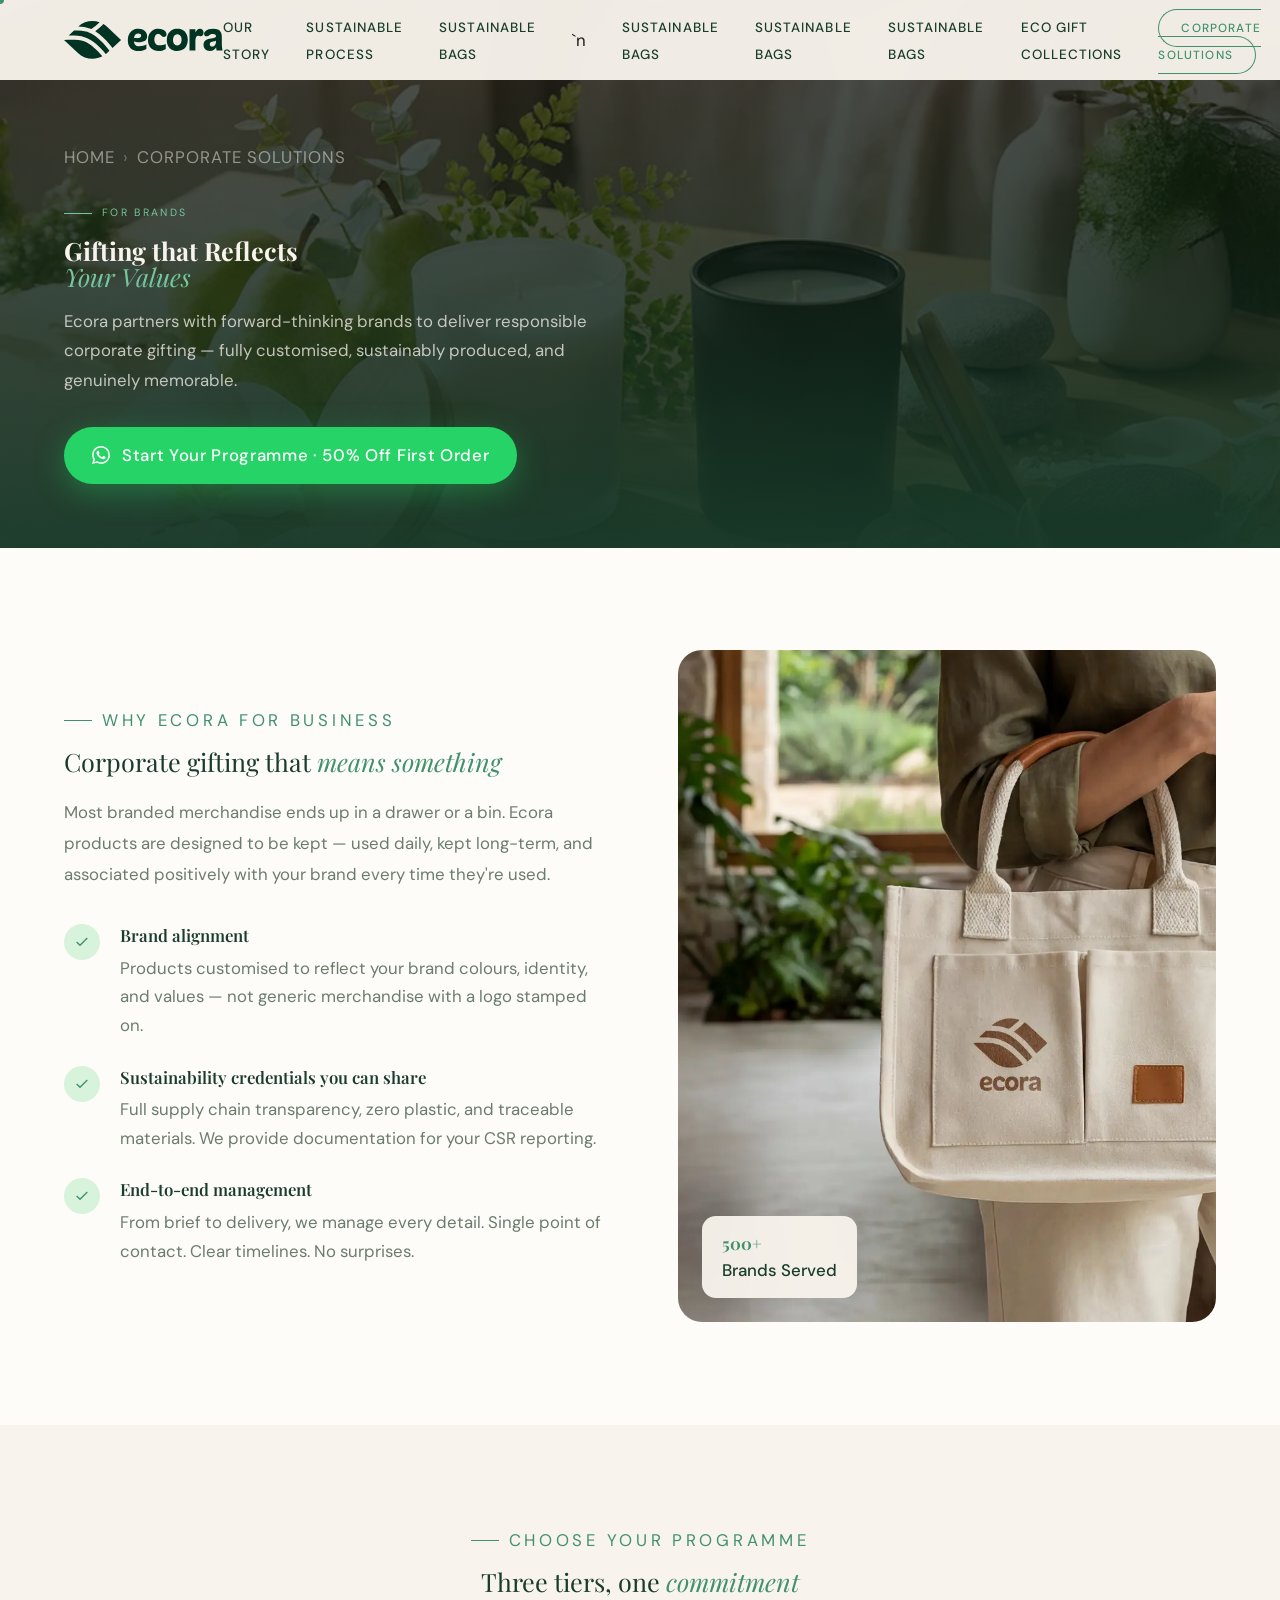
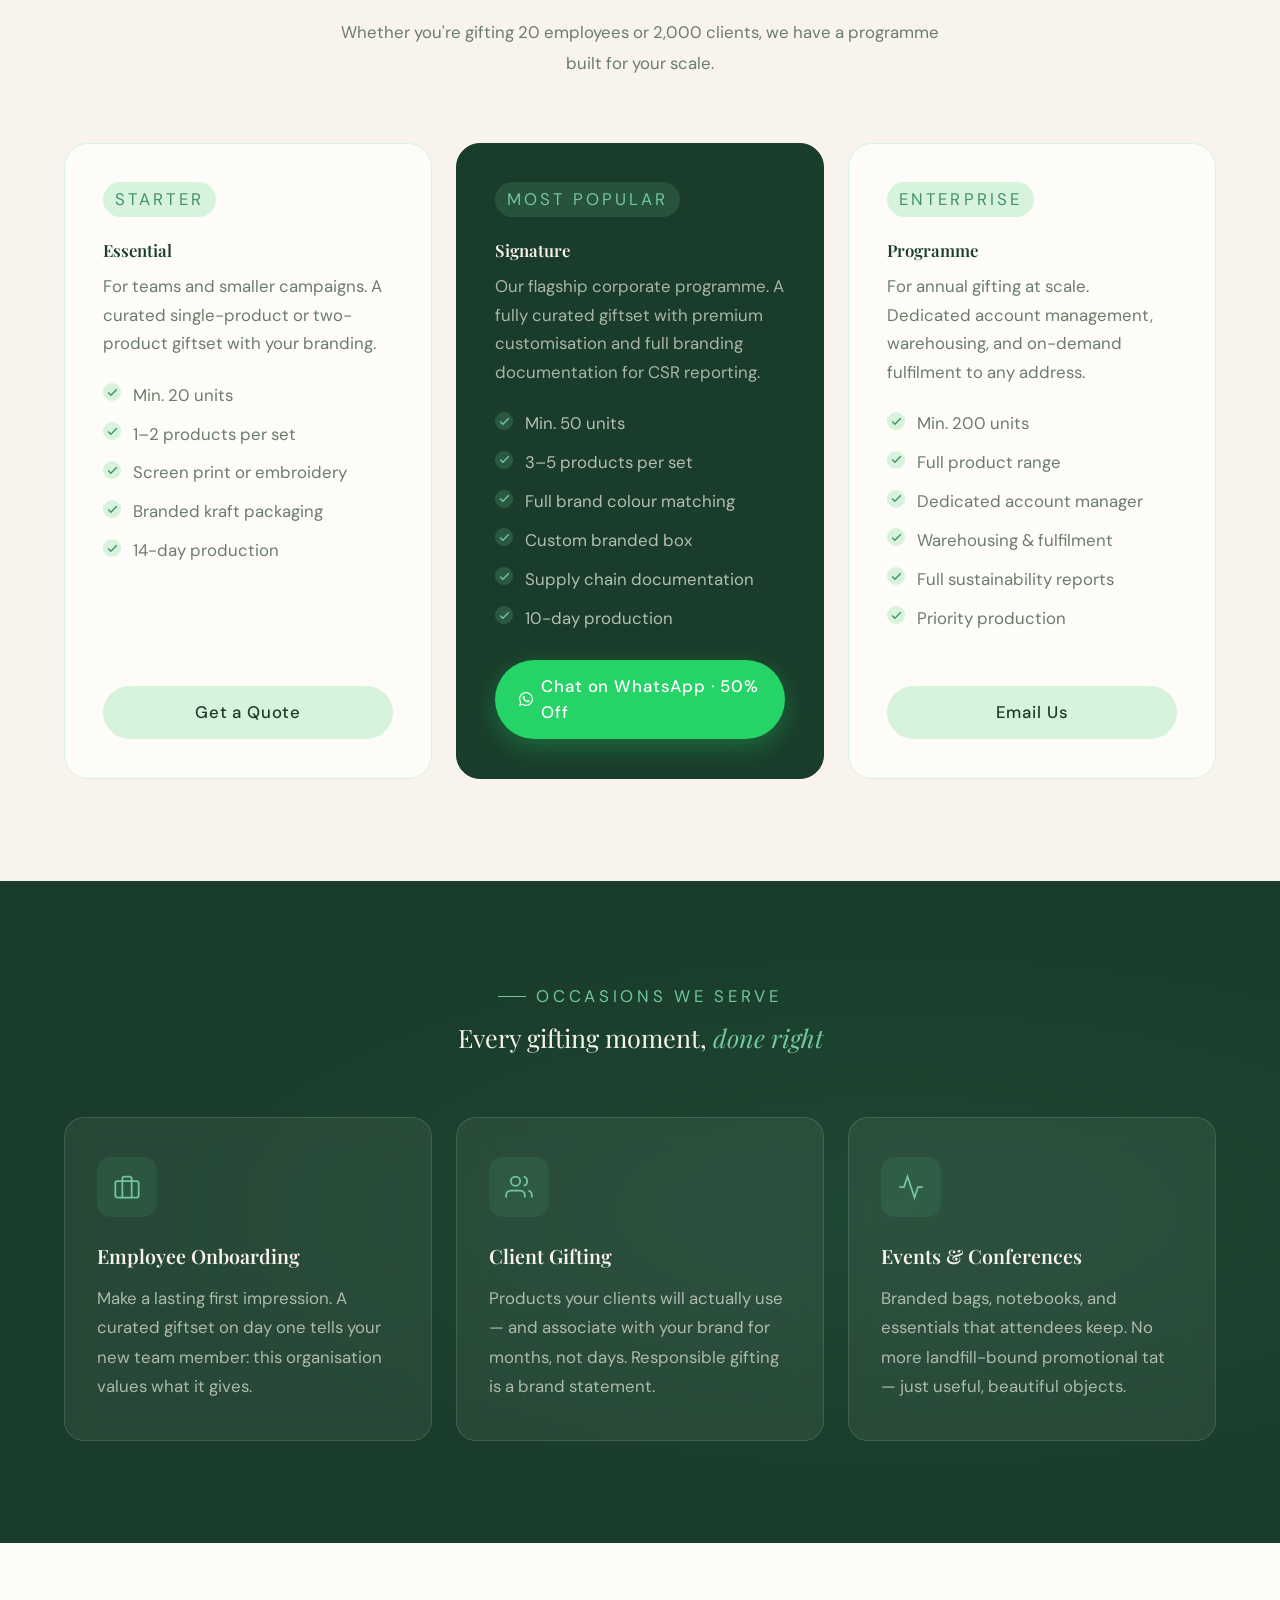
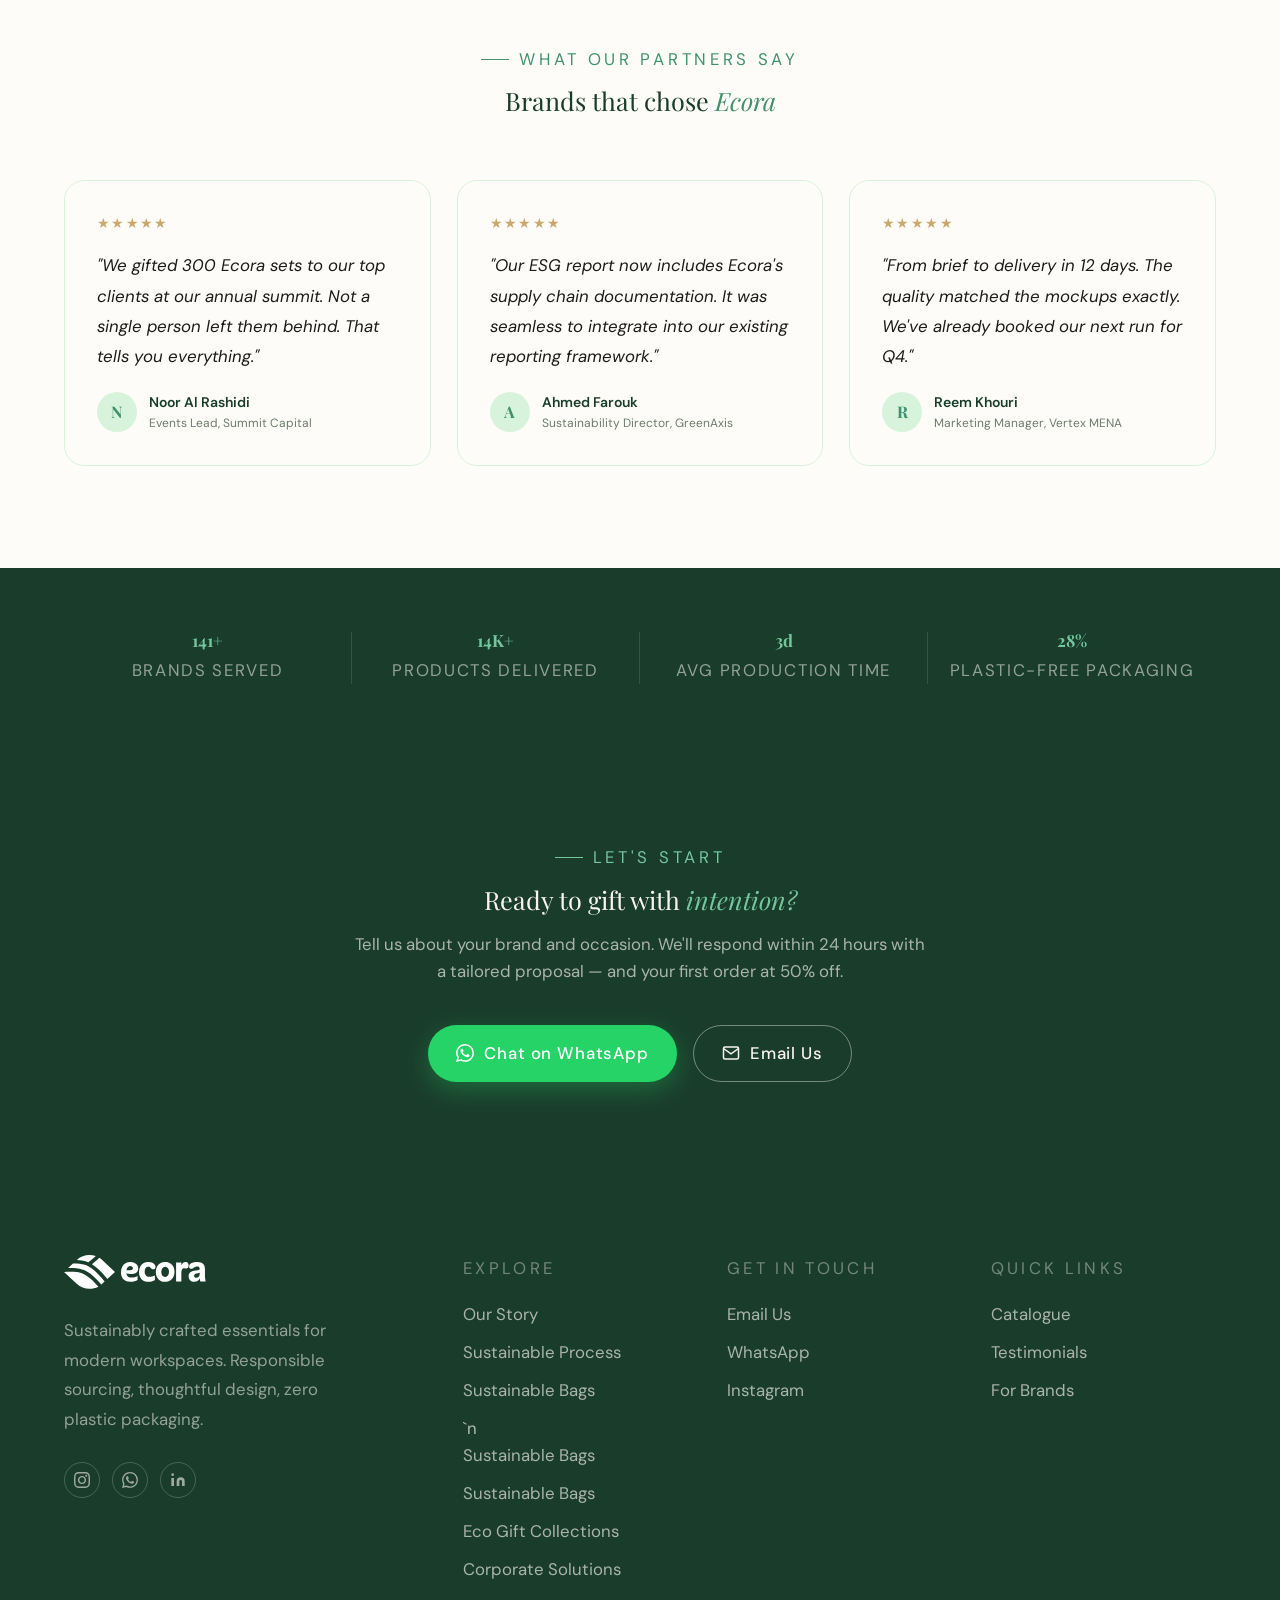
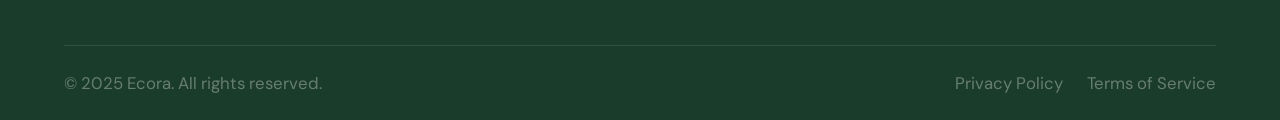
<file: corporate-solutions.html>
<!DOCTYPE html>
<html lang="en">
<head>
<meta charset="UTF-8" />
<meta name="viewport" content="width=device-width, initial-scale=1.0" />
<title>Corporate Solutions — Ecora</title>

<!-- SEO -->
<meta name="description" content="Ecora's corporate gifting programme for forward-thinking brands. Custom eco giftsets, branded merchandise, and responsible corporate gifting — at scale." />
<meta name="robots" content="index, follow" />
<link rel="canonical" href="https://ecora-theta.vercel.app/corporate-solutions.html" />

<!-- Open Graph -->
<meta property="og:type" content="website" />
<meta property="og:url" content="https://ecora-theta.vercel.app/corporate-solutions.html" />
<meta property="og:title" content="Corporate Solutions — Ecora" />
<meta property="og:description" content="Custom eco giftsets and branded merchandise for forward-thinking brands — responsible corporate gifting at scale." />
<meta property="og:image" content="images/Image-right.webp" />

<!-- Twitter Card -->
<meta name="twitter:card" content="summary_large_image" />
<meta name="twitter:title" content="Corporate Solutions — Ecora" />
<meta name="twitter:description" content="Custom eco giftsets and branded merchandise — responsible corporate gifting at scale." />
<meta name="twitter:image" content="images/Image-right.webp" />

<!-- Favicon -->
<link rel="icon" type="image/svg+xml" href="images/Logo.svg" />
<link rel="apple-touch-icon" href="images/Logo.svg" />

<!-- Fonts -->
<link rel="preconnect" href="https://fonts.googleapis.com" />
<link rel="preconnect" href="https://fonts.gstatic.com" crossorigin />
<link href="https://fonts.googleapis.com/css2?family=Playfair+Display:ital,wght@0,400;0,700;1,400;1,600&family=DM+Sans:wght@300;400;500&display=swap" rel="stylesheet" />

<!-- Shared stylesheet -->
<link rel="stylesheet" href="ecora-shared.css" />

<!-- Preload hero -->
<link rel="preload" as="image" href="images/Image-right.webp" />

<style>
/* Offering tiers */
.tiers-grid {
  display: grid;
  grid-template-columns: repeat(3, 1fr);
  gap: clamp(1rem,2vw,1.5rem);
}
.tier-card {
  background: var(--warm-white);
  border: 1px solid var(--green-pale);
  border-radius: 1.5rem;
  padding: clamp(1.75rem,3vw,2.5rem);
  display: flex; flex-direction: column;
  transition: transform .3s, box-shadow .3s;
}
.tier-card:hover { transform:translateY(-0.375rem); box-shadow:0 1rem 3rem rgba(26,61,43,.1); }
.tier-card.featured {
  background: var(--green-deep);
  border-color: var(--green-deep);
}
.tier-badge {
  display: inline-block;
  font-size: clamp(0.6rem,0.55rem+0.12vw,0.68rem);
  letter-spacing: .18em; text-transform: uppercase;
  color: var(--green-bright);
  background: var(--green-pale);
  padding: 0.25rem 0.75rem; border-radius: 3.75rem;
  margin-bottom: 1.25rem; align-self: flex-start;
}
.tier-card.featured .tier-badge {
  background: rgba(116,198,157,.15);
  color: var(--green-light);
}
.tier-name {
  font-family: var(--font-display);
  font-size: clamp(1.3rem,1rem+0.5vw,1.7rem);
  font-weight: 600; color: var(--green-deep);
  margin-bottom: 0.5rem;
}
.tier-card.featured .tier-name { color: var(--cream); }
.tier-desc {
  font-size: clamp(0.8rem,0.72rem+0.2vw,0.875rem);
  color: var(--text-muted); line-height: 1.7;
  margin-bottom: 1.5rem;
}
.tier-card.featured .tier-desc { color: rgba(248,244,237,.65); }
.tier-features { list-style: none; display:flex; flex-direction:column; gap:0.75rem; flex:1; margin-bottom:1.75rem; }
.tier-features li { display:flex; align-items:flex-start; gap:0.75rem; font-size:clamp(0.8rem,0.72rem+0.2vw,0.875rem); color:var(--text-muted); }
.tier-card.featured .tier-features li { color:rgba(248,244,237,.7); }
.tier-features li::before {
  content:''; width:1.125rem; height:1.125rem; border-radius:50%;
  background:var(--green-pale); flex-shrink:0; margin-top:0.1rem;
  background-image:url("data:image/svg+xml,%3Csvg viewBox='0 0 24 24' xmlns='http://www.w3.org/2000/svg'%3E%3Cpolyline points='20 6 9 17 4 12' stroke='%2340916c' stroke-width='2.5' fill='none'/%3E%3C/svg%3E");
  background-size:70%; background-repeat:no-repeat; background-position:center;
}
.tier-card.featured .tier-features li::before {
  background-color: rgba(116,198,157,.2);
  background-image:url("data:image/svg+xml,%3Csvg viewBox='0 0 24 24' xmlns='http://www.w3.org/2000/svg'%3E%3Cpolyline points='20 6 9 17 4 12' stroke='%2374c69d' stroke-width='2.5' fill='none'/%3E%3C/svg%3E");
}
.tier-cta {
  display:inline-flex; align-items:center; justify-content:center; gap:0.5rem;
  padding:0.8125rem 1.5rem; border-radius:3.75rem; text-decoration:none;
  font-size:clamp(0.78rem,0.7rem+0.2vw,0.85rem); font-weight:500; letter-spacing:.05em;
  background:var(--green-pale); color:var(--green-deep);
  transition:background .25s, color .25s;
}
.tier-cta:hover, .tier-cta:focus-visible { background:var(--green-bright); color:white; }
.tier-card.featured .tier-cta { background:#25d366; color:white; box-shadow:0 0.5rem 1.5rem rgba(37,211,102,.3); }
.tier-card.featured .tier-cta:hover { box-shadow:0 0.75rem 2rem rgba(37,211,102,.45); }

@media (max-width:64em) { .tiers-grid { grid-template-columns:1fr; max-width:28rem; margin:0 auto; } }
</style>
</head>
<body>

<!-- Skip to content -->
<a class="skip-link" href="#main-content">Skip to main content</a>

<!-- Cursor -->
<div id="cursor-dot" aria-hidden="true"></div>
<div id="cursor-leaf" aria-hidden="true">
  <svg viewBox="0 0 36 36" xmlns="http://www.w3.org/2000/svg">
    <ellipse cx="18" cy="20" rx="12" ry="14" fill="#40916c" opacity=".9" transform="rotate(-20,18,18)"/>
    <line x1="18" y1="34" x2="18" y2="10" stroke="#2d6a4f" stroke-width="1.2" stroke-linecap="round"/>
    <line x1="18" y1="26" x2="11" y2="20" stroke="#2d6a4f" stroke-width=".9" stroke-linecap="round"/>
    <line x1="18" y1="20" x2="25" y2="14" stroke="#2d6a4f" stroke-width=".9" stroke-linecap="round"/>
  </svg>
</div>

<!-- Navbar -->
<nav id="navbar" class="page-nav" role="navigation" aria-label="Main navigation">
  <a href="/" class="nav-logo" aria-label="Ecora — home">
    <img src="images/Logo.svg"
         alt="Ecora" id="nav-logo-img"
         onerror="this.style.display='none';document.getElementById('nav-logo-fb').style.display='block';" />
    <span id="nav-logo-fb" style="display:none;font-family:var(--font-display);font-size:1.6rem;color:var(--green-deep);font-weight:700;">ecora</span>
  </a>
  <ul class="nav-links">
    <li><a href="our-story">Our Story</a></li>
    <li><a href="sustainable-process">Sustainable Process</a></li>
    <li><a href="sustainable-bags">Sustainable Bags</a></li>`n    <li><a href="sustainable-bags">Sustainable Bags</a></li>
          <li><a href="sustainable-bags">Sustainable Bags</a></li>
    <li><a href="sustainable-bags">Sustainable Bags</a></li>
    <li><a href="eco-gift-collections">Eco Gift Collections</a></li>
    <li><a href="corporate-solutions" class="nav-cta active">Corporate Solutions</a></li>
  </ul>
  <button class="hamburger" id="hamburger" type="button" aria-label="Open menu" aria-expanded="false" aria-controls="mobileMenu">
    <span></span><span></span><span></span>
  </button>
</nav>

<!-- Mobile Menu -->
<div class="mobile-menu" id="mobileMenu" role="dialog" aria-label="Mobile navigation" aria-modal="true">
  <a href="our-story">Our Story</a>
  <a href="sustainable-process">Sustainable Process</a>
  <a href="eco-gift-collections">Eco Gift Collections</a>
  <a href="corporate-solutions" class="mobile-cta">Corporate Solutions</a>
</div>

<!-- ════════════ MAIN ════════════ -->
<main id="main-content">

<!-- Page Hero -->
<section class="page-hero" aria-label="Corporate Solutions hero">
  <div class="page-hero-bg" role="presentation"
       style="background-image:url('images/Image-right.webp');"></div>
  <div class="page-hero-overlay" role="presentation"></div>
  <div class="page-hero-content">
    <ol class="breadcrumb" aria-label="Breadcrumb">
      <li><a href="/">Home</a></li>
      <li><span class="sep" aria-hidden="true">›</span></li>
      <li aria-current="page">Corporate Solutions</li>
    </ol>
    <div class="page-hero-label" aria-hidden="true">For Brands</div>
    <h1>Gifting that Reflects<br><em>Your Values</em></h1>
    <p>Ecora partners with forward-thinking brands to deliver responsible corporate gifting — fully customised, sustainably produced, and genuinely memorable.</p>
    <!-- TODO: Replace +971XXXXXXXXX with real WhatsApp number -->
    <a href="https://wa.me/+971XXXXXXXXX?text=Hi%20Ecora!%20I%27d%20like%20to%20discuss%20a%20corporate%20gifting%20programme." class="page-hero-cta" target="_blank" rel="noopener noreferrer">
      <svg viewBox="0 0 24 24" fill="currentColor" aria-hidden="true" width="18" height="18"><path d="M17.472 14.382c-.297-.149-1.758-.867-2.03-.967-.273-.099-.471-.148-.67.15-.197.297-.767.966-.94 1.164-.173.199-.347.223-.644.075-.297-.15-1.255-.463-2.39-1.475-.883-.788-1.48-1.761-1.653-2.059-.173-.297-.018-.458.13-.606.134-.133.298-.347.446-.52.149-.174.198-.298.298-.497.099-.198.05-.371-.025-.52-.075-.149-.669-1.612-.916-2.207-.242-.579-.487-.5-.669-.51-.173-.008-.371-.01-.57-.01-.198 0-.52.074-.792.372-.272.297-1.04 1.016-1.04 2.479 0 1.462 1.065 2.875 1.213 3.074.149.198 2.096 3.2 5.077 4.487.709.306 1.262.489 1.694.625.712.227 1.36.195 1.871.118.571-.085 1.758-.719 2.006-1.413.248-.694.248-1.289.173-1.413-.074-.124-.272-.198-.57-.347m-5.421 7.403h-.004a9.87 9.87 0 01-5.031-1.378l-.361-.214-3.741.982.998-3.648-.235-.374a9.86 9.86 0 01-1.51-5.26c.001-5.45 4.436-9.884 9.888-9.884 2.64 0 5.122 1.03 6.988 2.898a9.825 9.825 0 012.893 6.994c-.003 5.45-4.437 9.884-9.885 9.884m8.413-18.297A11.815 11.815 0 0012.05 0C5.495 0 .16 5.335.157 11.892c0 2.096.547 4.142 1.588 5.945L.057 24l6.305-1.654a11.882 11.882 0 005.683 1.448h.005c6.554 0 11.89-5.335 11.893-11.893a11.821 11.821 0 00-3.48-8.413z"/></svg>
      Start Your Programme · 50% Off First Order
    </a>
  </div>
</section>

<!-- Why corporate -->
<section class="section-white" aria-labelledby="why-heading">
  <div class="container">
    <div class="split reveal">
      <div>
        <div class="section-label" aria-hidden="true">Why Ecora for Business</div>
        <h2 class="section-title" id="why-heading">Corporate gifting that <em>means something</em></h2>
        <p class="section-body">Most branded merchandise ends up in a drawer or a bin. Ecora products are designed to be kept — used daily, kept long-term, and associated positively with your brand every time they're used.</p>
        <div class="feature-list" style="margin-top:2rem;">
          <div class="feature-item reveal">
            <div class="feature-dot" aria-hidden="true">
              <svg viewBox="0 0 24 24"><polyline points="20 6 9 17 4 12"/></svg>
            </div>
            <div>
              <h4>Brand alignment</h4>
              <p>Products customised to reflect your brand colours, identity, and values — not generic merchandise with a logo stamped on.</p>
            </div>
          </div>
          <div class="feature-item reveal reveal-delay-1">
            <div class="feature-dot" aria-hidden="true">
              <svg viewBox="0 0 24 24"><polyline points="20 6 9 17 4 12"/></svg>
            </div>
            <div>
              <h4>Sustainability credentials you can share</h4>
              <p>Full supply chain transparency, zero plastic, and traceable materials. We provide documentation for your CSR reporting.</p>
            </div>
          </div>
          <div class="feature-item reveal reveal-delay-2">
            <div class="feature-dot" aria-hidden="true">
              <svg viewBox="0 0 24 24"><polyline points="20 6 9 17 4 12"/></svg>
            </div>
            <div>
              <h4>End-to-end management</h4>
              <p>From brief to delivery, we manage every detail. Single point of contact. Clear timelines. No surprises.</p>
            </div>
          </div>
        </div>
      </div>
      <div class="split-visual tall reveal reveal-delay-2">
        <img src="images/Eccora-bag.webp"
             alt="Ecora branded tote bag — premium corporate gifting" loading="lazy" />
        <div class="split-visual-badge" aria-label="500 plus brands served">
          <strong>500+</strong>
          Brands Served
        </div>
      </div>
    </div>
  </div>
</section>

<!-- Tiers -->
<section class="section-cream" aria-labelledby="tiers-heading">
  <div class="container">
    <div style="text-align:center;max-width:38rem;margin:0 auto clamp(2.5rem,5vw,4rem);" class="reveal">
      <div class="section-label" style="justify-content:center;" aria-hidden="true">Choose Your Programme</div>
      <h2 class="section-title" id="tiers-heading">Three tiers, one <em>commitment</em></h2>
      <p class="section-body" style="margin:0 auto;">Whether you're gifting 20 employees or 2,000 clients, we have a programme built for your scale.</p>
    </div>
    <div class="tiers-grid">
      <!-- Starter -->
      <article class="tier-card reveal">
        <div class="tier-badge">Starter</div>
        <div class="tier-name">Essential</div>
        <p class="tier-desc">For teams and smaller campaigns. A curated single-product or two-product giftset with your branding.</p>
        <ul class="tier-features">
          <li>Min. 20 units</li>
          <li>1–2 products per set</li>
          <li>Screen print or embroidery</li>
          <li>Branded kraft packaging</li>
          <li>14-day production</li>
        </ul>
        <a href="https://wa.me/+971XXXXXXXXX?text=Hi%20Ecora!%20I%27m%20interested%20in%20the%20Essential%20corporate%20programme." class="tier-cta" target="_blank" rel="noopener noreferrer">
          Get a Quote
        </a>
      </article>

      <!-- Featured -->
      <article class="tier-card featured reveal reveal-delay-2">
        <div class="tier-badge">Most Popular</div>
        <div class="tier-name">Signature</div>
        <p class="tier-desc">Our flagship corporate programme. A fully curated giftset with premium customisation and full branding documentation for CSR reporting.</p>
        <ul class="tier-features">
          <li>Min. 50 units</li>
          <li>3–5 products per set</li>
          <li>Full brand colour matching</li>
          <li>Custom branded box</li>
          <li>Supply chain documentation</li>
          <li>10-day production</li>
        </ul>
        <a href="https://wa.me/+971XXXXXXXXX?text=Hi%20Ecora!%20I%27m%20interested%20in%20the%20Signature%20corporate%20programme." class="tier-cta" target="_blank" rel="noopener noreferrer">
          <svg width="16" height="16" viewBox="0 0 24 24" fill="currentColor" aria-hidden="true"><path d="M17.472 14.382c-.297-.149-1.758-.867-2.03-.967-.273-.099-.471-.148-.67.15-.197.297-.767.966-.94 1.164-.173.199-.347.223-.644.075-.297-.15-1.255-.463-2.39-1.475-.883-.788-1.48-1.761-1.653-2.059-.173-.297-.018-.458.13-.606.134-.133.298-.347.446-.52.149-.174.198-.298.298-.497.099-.198.05-.371-.025-.52-.075-.149-.669-1.612-.916-2.207-.242-.579-.487-.5-.669-.51-.173-.008-.371-.01-.57-.01-.198 0-.52.074-.792.372-.272.297-1.04 1.016-1.04 2.479 0 1.462 1.065 2.875 1.213 3.074.149.198 2.096 3.2 5.077 4.487.709.306 1.262.489 1.694.625.712.227 1.36.195 1.871.118.571-.085 1.758-.719 2.006-1.413.248-.694.248-1.289.173-1.413-.074-.124-.272-.198-.57-.347m-5.421 7.403h-.004a9.87 9.87 0 01-5.031-1.378l-.361-.214-3.741.982.998-3.648-.235-.374a9.86 9.86 0 01-1.51-5.26c.001-5.45 4.436-9.884 9.888-9.884 2.64 0 5.122 1.03 6.988 2.898a9.825 9.825 0 012.893 6.994c-.003 5.45-4.437 9.884-9.885 9.884m8.413-18.297A11.815 11.815 0 0012.05 0C5.495 0 .16 5.335.157 11.892c0 2.096.547 4.142 1.588 5.945L.057 24l6.305-1.654a11.882 11.882 0 005.683 1.448h.005c6.554 0 11.89-5.335 11.893-11.893a11.821 11.821 0 00-3.48-8.413z"/></svg>
          Chat on WhatsApp · 50% Off
        </a>
      </article>

      <!-- Enterprise -->
      <article class="tier-card reveal reveal-delay-3">
        <div class="tier-badge">Enterprise</div>
        <div class="tier-name">Programme</div>
        <p class="tier-desc">For annual gifting at scale. Dedicated account management, warehousing, and on-demand fulfilment to any address.</p>
        <ul class="tier-features">
          <li>Min. 200 units</li>
          <li>Full product range</li>
          <li>Dedicated account manager</li>
          <li>Warehousing & fulfilment</li>
          <li>Full sustainability reports</li>
          <li>Priority production</li>
        </ul>
        <a href="mailto:hello@ecora.com?subject=Corporate%20Programme%20Enquiry" class="tier-cta">
          Email Us
        </a>
      </article>
    </div>
  </div>
</section>

<!-- Use cases -->
<section class="section-dark" aria-labelledby="usecases-heading">
  <div class="container">
    <div style="text-align:center;max-width:38rem;margin:0 auto clamp(2.5rem,5vw,4rem);" class="reveal">
      <div class="section-label light" style="justify-content:center;" aria-hidden="true">Occasions We Serve</div>
      <h2 class="section-title light" id="usecases-heading">Every gifting moment, <em>done right</em></h2>
    </div>
    <div class="glass-cards-grid">
      <article class="glass-card reveal">
        <div class="glass-icon" aria-hidden="true">
          <svg viewBox="0 0 24 24"><rect x="2" y="7" width="20" height="14" rx="2" ry="2"/><path d="M16 21V5a2 2 0 00-2-2h-4a2 2 0 00-2 2v16"/></svg>
        </div>
        <h3>Employee Onboarding</h3>
        <p>Make a lasting first impression. A curated giftset on day one tells your new team member: this organisation values what it gives.</p>
      </article>
      <article class="glass-card reveal reveal-delay-2">
        <div class="glass-icon" aria-hidden="true">
          <svg viewBox="0 0 24 24"><path d="M17 21v-2a4 4 0 00-4-4H5a4 4 0 00-4 4v2"/><circle cx="9" cy="7" r="4"/><path d="M23 21v-2a4 4 0 00-3-3.87"/><path d="M16 3.13a4 4 0 010 7.75"/></svg>
        </div>
        <h3>Client Gifting</h3>
        <p>Products your clients will actually use — and associate with your brand for months, not days. Responsible gifting is a brand statement.</p>
      </article>
      <article class="glass-card reveal reveal-delay-3">
        <div class="glass-icon" aria-hidden="true">
          <svg viewBox="0 0 24 24"><polyline points="22 12 18 12 15 21 9 3 6 12 2 12"/></svg>
        </div>
        <h3>Events & Conferences</h3>
        <p>Branded bags, notebooks, and essentials that attendees keep. No more landfill-bound promotional tat — just useful, beautiful objects.</p>
      </article>
    </div>
  </div>
</section>

<!-- Testimonials -->
<section class="section-white" aria-labelledby="corp-testimonials-heading">
  <div class="container">
    <div style="text-align:center;max-width:38rem;margin:0 auto clamp(2.5rem,5vw,4rem);" class="reveal">
      <div class="section-label" style="justify-content:center;" aria-hidden="true">What Our Partners Say</div>
      <h2 class="section-title" id="corp-testimonials-heading">Brands that chose <em>Ecora</em></h2>
    </div>
    <div class="testimonial-grid">
      <article class="testimonial-card reveal">
        <div class="testimonial-stars" aria-label="5 stars">★★★★★</div>
        <p class="testimonial-text">"We gifted 300 Ecora sets to our top clients at our annual summit. Not a single person left them behind. That tells you everything."</p>
        <div class="testimonial-author">
          <div class="testimonial-avatar" aria-hidden="true">N</div>
          <div>
            <div class="testimonial-name">Noor Al Rashidi</div>
            <div class="testimonial-role">Events Lead, Summit Capital</div>
          </div>
        </div>
      </article>
      <article class="testimonial-card reveal reveal-delay-2">
        <div class="testimonial-stars" aria-label="5 stars">★★★★★</div>
        <p class="testimonial-text">"Our ESG report now includes Ecora's supply chain documentation. It was seamless to integrate into our existing reporting framework."</p>
        <div class="testimonial-author">
          <div class="testimonial-avatar" aria-hidden="true">A</div>
          <div>
            <div class="testimonial-name">Ahmed Farouk</div>
            <div class="testimonial-role">Sustainability Director, GreenAxis</div>
          </div>
        </div>
      </article>
      <article class="testimonial-card reveal reveal-delay-3">
        <div class="testimonial-stars" aria-label="5 stars">★★★★★</div>
        <p class="testimonial-text">"From brief to delivery in 12 days. The quality matched the mockups exactly. We've already booked our next run for Q4."</p>
        <div class="testimonial-author">
          <div class="testimonial-avatar" aria-hidden="true">R</div>
          <div>
            <div class="testimonial-name">Reem Khouri</div>
            <div class="testimonial-role">Marketing Manager, Vertex MENA</div>
          </div>
        </div>
      </article>
    </div>
  </div>
</section>

<!-- Stats -->
<div class="stats-band" aria-label="Corporate programme statistics">
  <div class="container">
    <div class="stats-row">
      <div class="stat-item reveal">
        <div class="stat-num" aria-label="500 plus brands served">500+</div>
        <div class="stat-lbl">Brands Served</div>
      </div>
      <div class="stat-item reveal reveal-delay-1">
        <div class="stat-num" aria-label="50 thousand plus products delivered">50K+</div>
        <div class="stat-lbl">Products Delivered</div>
      </div>
      <div class="stat-item reveal reveal-delay-2">
        <div class="stat-num" aria-label="14 day average production">14d</div>
        <div class="stat-lbl">Avg Production Time</div>
      </div>
      <div class="stat-item reveal reveal-delay-3">
        <div class="stat-num" aria-label="100 percent plastic free packaging">100%</div>
        <div class="stat-lbl">Plastic-Free Packaging</div>
      </div>
    </div>
  </div>
</div>

<!-- CTA -->
<section class="cta-strip" aria-labelledby="corporate-cta-heading">
  <div class="container">
    <div class="section-label light" style="justify-content:center;" aria-hidden="true">Let's Start</div>
    <h2 id="corporate-cta-heading">Ready to gift with <em>intention?</em></h2>
    <p>Tell us about your brand and occasion. We'll respond within 24 hours with a tailored proposal — and your first order at 50% off.</p>
    <div class="btn-row">
      <!-- TODO: Replace +971XXXXXXXXX with real WhatsApp number -->
      <a href="https://wa.me/+971XXXXXXXXX?text=Hi%20Ecora!%20I%27d%20like%20to%20discuss%20a%20corporate%20gifting%20programme." class="btn-green" target="_blank" rel="noopener noreferrer">
        <svg width="18" height="18" viewBox="0 0 24 24" fill="currentColor" aria-hidden="true"><path d="M17.472 14.382c-.297-.149-1.758-.867-2.03-.967-.273-.099-.471-.148-.67.15-.197.297-.767.966-.94 1.164-.173.199-.347.223-.644.075-.297-.15-1.255-.463-2.39-1.475-.883-.788-1.48-1.761-1.653-2.059-.173-.297-.018-.458.13-.606.134-.133.298-.347.446-.52.149-.174.198-.298.298-.497.099-.198.05-.371-.025-.52-.075-.149-.669-1.612-.916-2.207-.242-.579-.487-.5-.669-.51-.173-.008-.371-.01-.57-.01-.198 0-.52.074-.792.372-.272.297-1.04 1.016-1.04 2.479 0 1.462 1.065 2.875 1.213 3.074.149.198 2.096 3.2 5.077 4.487.709.306 1.262.489 1.694.625.712.227 1.36.195 1.871.118.571-.085 1.758-.719 2.006-1.413.248-.694.248-1.289.173-1.413-.074-.124-.272-.198-.57-.347m-5.421 7.403h-.004a9.87 9.87 0 01-5.031-1.378l-.361-.214-3.741.982.998-3.648-.235-.374a9.86 9.86 0 01-1.51-5.26c.001-5.45 4.436-9.884 9.888-9.884 2.64 0 5.122 1.03 6.988 2.898a9.825 9.825 0 012.893 6.994c-.003 5.45-4.437 9.884-9.885 9.884m8.413-18.297A11.815 11.815 0 0012.05 0C5.495 0 .16 5.335.157 11.892c0 2.096.547 4.142 1.588 5.945L.057 24l6.305-1.654a11.882 11.882 0 005.683 1.448h.005c6.554 0 11.89-5.335 11.893-11.893a11.821 11.821 0 00-3.48-8.413z"/></svg>
        Chat on WhatsApp
      </a>
      <a href="mailto:hello@ecora.com?subject=Corporate%20Gifting%20Enquiry" class="btn-outline-light">
        <svg width="18" height="18" viewBox="0 0 24 24" fill="none" stroke="currentColor" stroke-width="2" aria-hidden="true"><path d="M4 4h16c1.1 0 2 .9 2 2v12c0 1.1-.9 2-2 2H4c-1.1 0-2-.9-2-2V6c0-1.1.9-2 2-2z"/><polyline points="22,6 12,13 2,6"/></svg>
        Email Us
      </a>
    </div>
  </div>
</section>

</main>

<!-- Footer -->
<footer role="contentinfo">
  <div class="container">
    <div class="footer-grid">
      <div class="footer-brand">
        <img src="images/Logo.svg" alt="Ecora"
             onerror="this.style.display='none';document.getElementById('footer-logo-fb').style.display='block';" />
        <span id="footer-logo-fb" style="display:none;font-family:var(--font-display);font-size:1.8rem;color:var(--cream);font-weight:700;">ecora</span>
        <p>Sustainably crafted essentials for modern workspaces. Responsible sourcing, thoughtful design, zero plastic packaging.</p>
        <div class="footer-social">
          <a href="https://www.instagram.com/ecora" aria-label="Ecora on Instagram" target="_blank" rel="noopener noreferrer">
            <svg width="16" height="16" viewBox="0 0 24 24" fill="currentColor" aria-hidden="true"><path d="M12 2.163c3.204 0 3.584.012 4.85.07 3.252.148 4.771 1.691 4.919 4.919.058 1.265.069 1.645.069 4.849 0 3.205-.012 3.584-.069 4.849-.149 3.225-1.664 4.771-4.919 4.919-1.266.058-1.644.07-4.85.07-3.204 0-3.584-.012-4.849-.07-3.26-.149-4.771-1.699-4.919-4.92-.058-1.265-.07-1.644-.07-4.849 0-3.204.013-3.583.07-4.849.149-3.227 1.664-4.771 4.919-4.919 1.266-.057 1.645-.069 4.849-.069zm0-2.163c-3.259 0-3.667.014-4.947.072-4.358.2-6.78 2.618-6.98 6.98-.059 1.281-.073 1.689-.073 4.948 0 3.259.014 3.668.072 4.948.2 4.358 2.618 6.78 6.98 6.98 1.281.058 1.689.072 4.948.072 3.259 0 3.668-.014 4.948-.072 4.354-.2 6.782-2.618 6.979-6.98.059-1.28.073-1.689.073-4.948 0-3.259-.014-3.667-.072-4.947-.196-4.354-2.617-6.78-6.979-6.98-1.281-.059-1.69-.073-4.949-.073zm0 5.838c-3.403 0-6.162 2.759-6.162 6.162s2.759 6.163 6.162 6.163 6.162-2.759 6.162-6.163c0-3.403-2.759-6.162-6.162-6.162zm0 10.162c-2.209 0-4-1.79-4-4 0-2.209 1.791-4 4-4s4 1.791 4 4c0 2.21-1.791 4-4 4zm6.406-11.845c-.796 0-1.441.645-1.441 1.44s.645 1.44 1.441 1.44c.795 0 1.439-.645 1.439-1.44s-.644-1.44-1.439-1.44z"/></svg>
          </a>
          <a href="https://wa.me/+971XXXXXXXXX" aria-label="Ecora on WhatsApp" target="_blank" rel="noopener noreferrer">
            <svg width="16" height="16" viewBox="0 0 24 24" fill="currentColor" aria-hidden="true"><path d="M17.472 14.382c-.297-.149-1.758-.867-2.03-.967-.273-.099-.471-.148-.67.15-.197.297-.767.966-.94 1.164-.173.199-.347.223-.644.075-.297-.15-1.255-.463-2.39-1.475-.883-.788-1.48-1.761-1.653-2.059-.173-.297-.018-.458.13-.606.134-.133.298-.347.446-.52.149-.174.198-.298.298-.497.099-.198.05-.371-.025-.52-.075-.149-.669-1.612-.916-2.207-.242-.579-.487-.5-.669-.51-.173-.008-.371-.01-.57-.01-.198 0-.52.074-.792.372-.272.297-1.04 1.016-1.04 2.479 0 1.462 1.065 2.875 1.213 3.074.149.198 2.096 3.2 5.077 4.487.709.306 1.262.489 1.694.625.712.227 1.36.195 1.871.118.571-.085 1.758-.719 2.006-1.413.248-.694.248-1.289.173-1.413-.074-.124-.272-.198-.57-.347m-5.421 7.403h-.004a9.87 9.87 0 01-5.031-1.378l-.361-.214-3.741.982.998-3.648-.235-.374a9.86 9.86 0 01-1.51-5.26c.001-5.45 4.436-9.884 9.888-9.884 2.64 0 5.122 1.03 6.988 2.898a9.825 9.825 0 012.893 6.994c-.003 5.45-4.437 9.884-9.885 9.884m8.413-18.297A11.815 11.815 0 0012.05 0C5.495 0 .16 5.335.157 11.892c0 2.096.547 4.142 1.588 5.945L.057 24l6.305-1.654a11.882 11.882 0 005.683 1.448h.005c6.554 0 11.89-5.335 11.893-11.893a11.821 11.821 0 00-3.48-8.413z"/></svg>
          </a>
          <a href="https://www.linkedin.com/company/ecora" aria-label="Ecora on LinkedIn" target="_blank" rel="noopener noreferrer">
            <svg width="16" height="16" viewBox="0 0 24 24" fill="currentColor" aria-hidden="true"><path d="M16 8a6 6 0 016 6v7h-4v-7a2 2 0 00-2-2 2 2 0 00-2 2v7h-4v-7a6 6 0 016-6zM2 9h4v12H2z"/><circle cx="4" cy="4" r="2"/></svg>
          </a>
        </div>
      </div>
      <div class="footer-col">
        <h4>Explore</h4>
        <ul>
          <li><a href="our-story">Our Story</a></li>
          <li><a href="sustainable-process">Sustainable Process</a></li>
    <li><a href="sustainable-bags">Sustainable Bags</a></li>`n    <li><a href="sustainable-bags">Sustainable Bags</a></li>
          <li><a href="sustainable-bags">Sustainable Bags</a></li>
          <li><a href="eco-gift-collections">Eco Gift Collections</a></li>
          <li><a href="corporate-solutions">Corporate Solutions</a></li>
        </ul>
      </div>
      <div class="footer-col">
        <h4>Get in Touch</h4>
        <ul>
          <li><a href="mailto:hello@ecora.com">Email Us</a></li>
          <li><a href="https://wa.me/+971XXXXXXXXX" target="_blank" rel="noopener noreferrer">WhatsApp</a></li>
          <li><a href="https://www.instagram.com/ecora" target="_blank" rel="noopener noreferrer">Instagram</a></li>
        </ul>
      </div>
      <div class="footer-col">
        <h4>Quick Links</h4>
        <ul>
          <li><a href="eco-gift-collections">Catalogue</a></li>
          <li><a href="our-story#testimonials">Testimonials</a></li>
          <li><a href="corporate-solutions">For Brands</a></li>
        </ul>
      </div>
    </div>
    <div class="footer-bottom">
      <span>© <span id="footer-year">2025</span> Ecora. All rights reserved.</span>
      <div style="display:flex;gap:1.5rem;">
        <a href="privacy">Privacy Policy</a>
        <a href="terms">Terms of Service</a>
      </div>
    </div>
  </div>
</footer>

<script src="ecora-shared.js"></script>
</body>
</html>
</file>
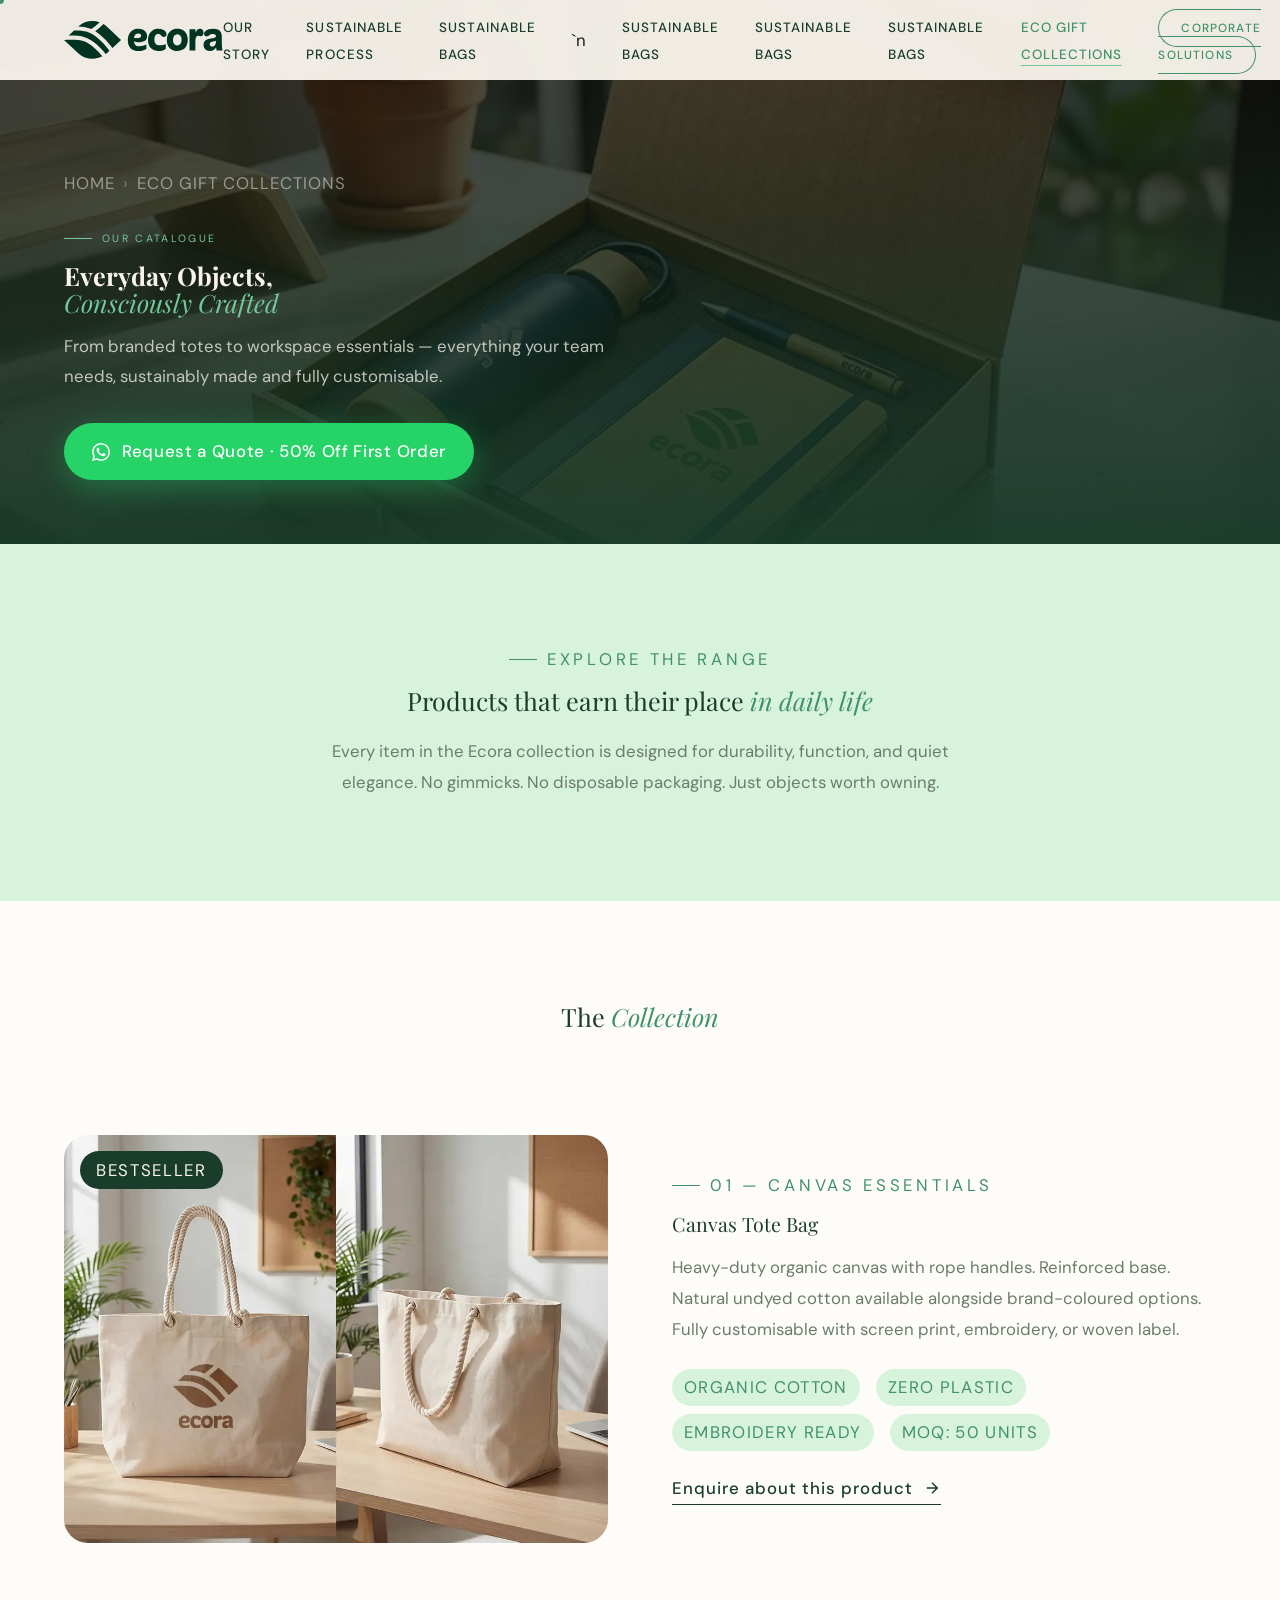
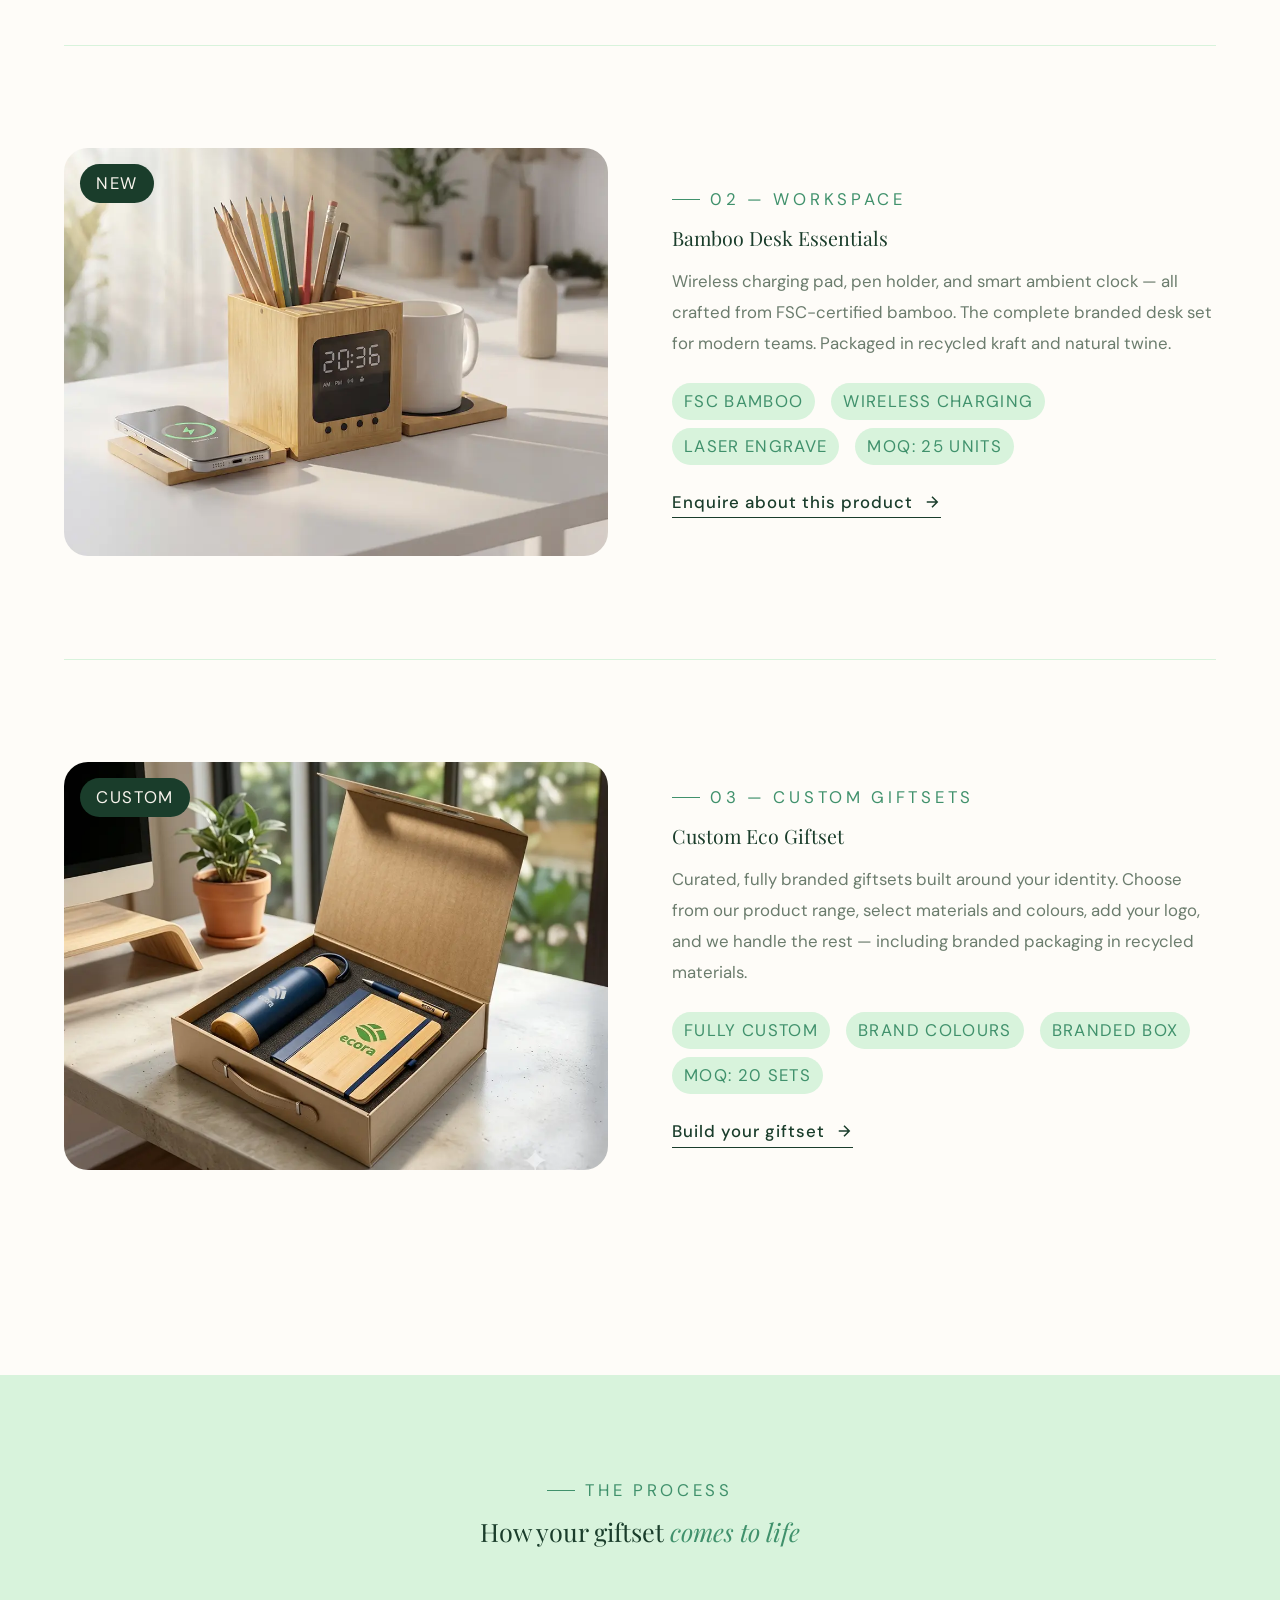
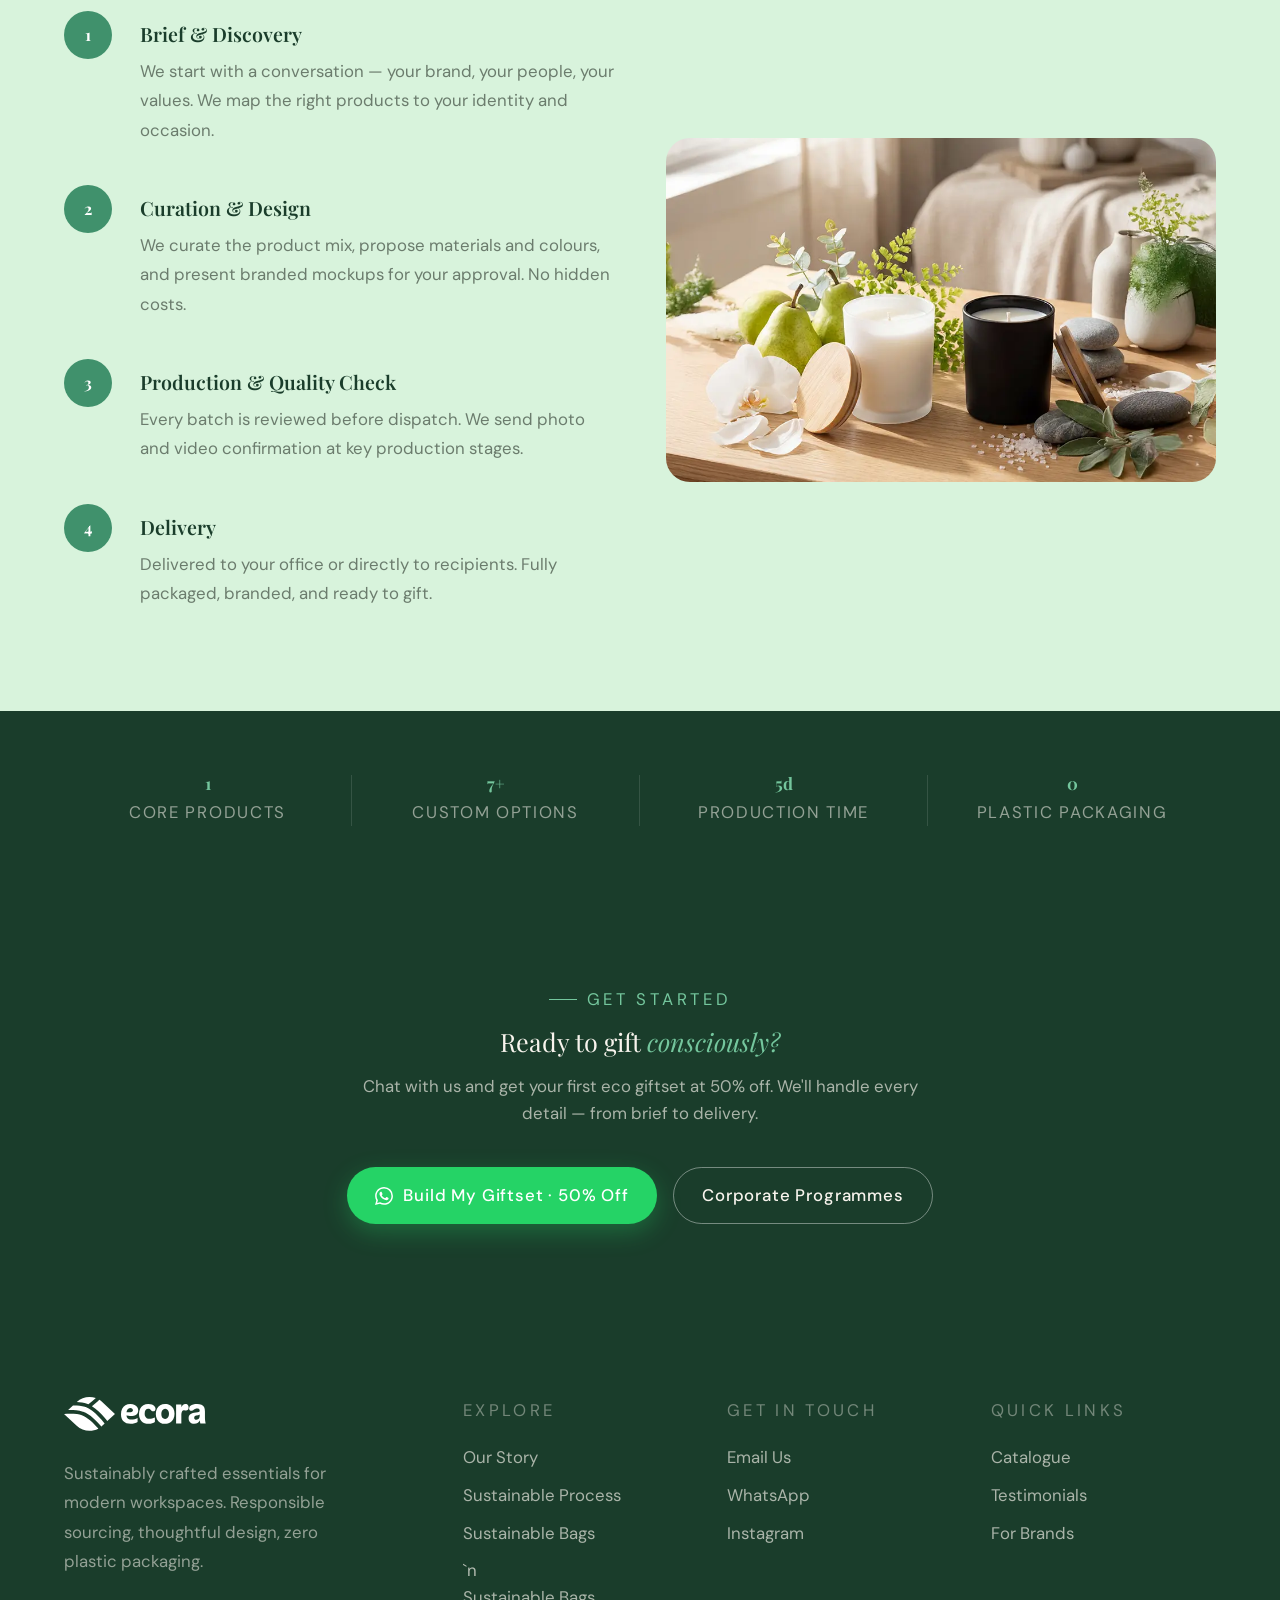
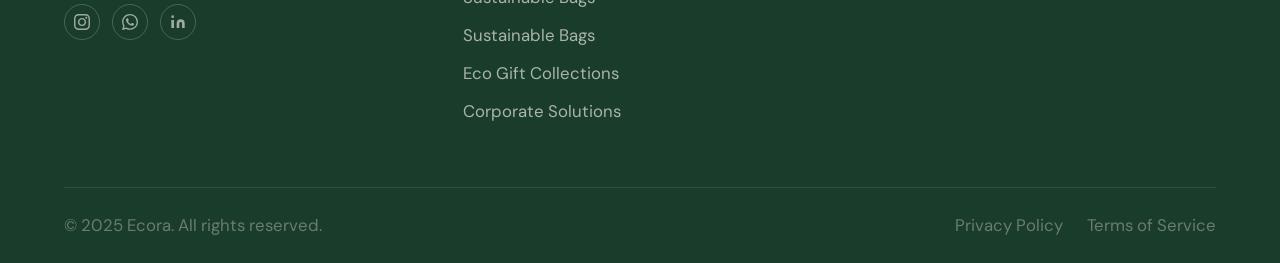
<file: eco-gift-collections.html>
<!DOCTYPE html>
<html lang="en">
<head>
<meta charset="UTF-8" />
<meta name="viewport" content="width=device-width, initial-scale=1.0" />
<title>Eco Gift Collections — Ecora</title>

<!-- SEO -->
<meta name="description" content="Explore Ecora's eco gift collections — sustainably crafted totes, bamboo desk sets, and custom giftsets designed for modern brands. Zero plastic. Fully customisable." />
<meta name="robots" content="index, follow" />
<link rel="canonical" href="https://ecora-theta.vercel.app/eco-gift-collections.html" />

<!-- Open Graph -->
<meta property="og:type" content="website" />
<meta property="og:url" content="https://ecora-theta.vercel.app/eco-gift-collections.html" />
<meta property="og:title" content="Eco Gift Collections — Ecora" />
<meta property="og:description" content="Sustainably crafted totes, bamboo desk sets, and custom giftsets for modern brands. Zero plastic. Fully customisable." />
<meta property="og:image" content="images/card3.webp" />

<!-- Twitter Card -->
<meta name="twitter:card" content="summary_large_image" />
<meta name="twitter:title" content="Eco Gift Collections — Ecora" />
<meta name="twitter:description" content="Sustainably crafted totes, bamboo desk sets, and custom giftsets for modern brands." />
<meta name="twitter:image" content="images/card3.webp" />

<!-- Favicon -->
<link rel="icon" type="image/svg+xml" href="images/Logo.svg" />
<link rel="apple-touch-icon" href="images/Logo.svg" />

<!-- Fonts -->
<link rel="preconnect" href="https://fonts.googleapis.com" />
<link rel="preconnect" href="https://fonts.gstatic.com" crossorigin />
<link href="https://fonts.googleapis.com/css2?family=Playfair+Display:ital,wght@0,400;0,700;1,400;1,600&family=DM+Sans:wght@300;400;500&display=swap" rel="stylesheet" />

<!-- Shared stylesheet -->
<link rel="stylesheet" href="ecora-shared.css" />

<!-- Preload hero -->
<link rel="preload" as="image" href="images/card3.webp" />

<style>
/* Collection product detail cards */
.product-detail {
  display: grid;
  grid-template-columns: 1fr 1fr;
  gap: clamp(2.5rem,5vw,5rem);
  align-items: center;
  padding: clamp(3.75rem,8vw,7rem) 0;
  border-bottom: 1px solid var(--green-pale);
}
.product-detail:last-child { border-bottom: none; }
.product-detail.alt .product-detail-visual { order: -1; }
.product-detail-visual {
  position: relative; border-radius: 1.5rem; overflow: hidden;
  aspect-ratio: 4/3;
}
.product-detail-visual img { width:100%; height:100%; object-fit:cover; transition:transform .6s; display:block; }
.product-detail-visual:hover img { transform:scale(1.04); }
.product-detail-badge {
  position:absolute; top:1rem; left:1rem;
  background:var(--green-deep); color:var(--cream);
  padding:0.375rem 1rem; border-radius:3.75rem;
  font-size:clamp(0.62rem,0.55rem+0.15vw,0.7rem);
  letter-spacing:.1em; text-transform:uppercase;
}
.product-specs {
  display: flex; flex-wrap: wrap; gap: 0.5rem 1rem;
  margin: 1.5rem 0;
}
.product-spec-tag {
  font-size: clamp(0.68rem,0.6rem+0.15vw,0.75rem);
  letter-spacing: .08em; text-transform: uppercase;
  color: var(--green-bright);
  background: var(--green-pale);
  padding: 0.3125rem 0.75rem; border-radius: 3.75rem;
}

@media (max-width: 48em) {
  .product-detail { grid-template-columns: 1fr; }
  .product-detail.alt .product-detail-visual { order: 0; }
}
</style>
</head>
<body>

<!-- Skip to content -->
<a class="skip-link" href="#main-content">Skip to main content</a>

<!-- Cursor -->
<div id="cursor-dot" aria-hidden="true"></div>
<div id="cursor-leaf" aria-hidden="true">
  <svg viewBox="0 0 36 36" xmlns="http://www.w3.org/2000/svg">
    <ellipse cx="18" cy="20" rx="12" ry="14" fill="#40916c" opacity=".9" transform="rotate(-20,18,18)"/>
    <line x1="18" y1="34" x2="18" y2="10" stroke="#2d6a4f" stroke-width="1.2" stroke-linecap="round"/>
    <line x1="18" y1="26" x2="11" y2="20" stroke="#2d6a4f" stroke-width=".9" stroke-linecap="round"/>
    <line x1="18" y1="20" x2="25" y2="14" stroke="#2d6a4f" stroke-width=".9" stroke-linecap="round"/>
  </svg>
</div>

<!-- Navbar -->
<nav id="navbar" class="page-nav" role="navigation" aria-label="Main navigation">
  <a href="/" class="nav-logo" aria-label="Ecora — home">
    <img src="images/Logo.svg"
         alt="Ecora" id="nav-logo-img"
         onerror="this.style.display='none';document.getElementById('nav-logo-fb').style.display='block';" />
    <span id="nav-logo-fb" style="display:none;font-family:var(--font-display);font-size:1.6rem;color:var(--green-deep);font-weight:700;">ecora</span>
  </a>
  <ul class="nav-links">
    <li><a href="our-story">Our Story</a></li>
    <li><a href="sustainable-process">Sustainable Process</a></li>
    <li><a href="sustainable-bags">Sustainable Bags</a></li>`n    <li><a href="sustainable-bags">Sustainable Bags</a></li>
          <li><a href="sustainable-bags">Sustainable Bags</a></li>
    <li><a href="sustainable-bags">Sustainable Bags</a></li>
    <li><a href="eco-gift-collections" class="active">Eco Gift Collections</a></li>
    <li><a href="corporate-solutions" class="nav-cta">Corporate Solutions</a></li>
  </ul>
  <button class="hamburger" id="hamburger" type="button" aria-label="Open menu" aria-expanded="false" aria-controls="mobileMenu">
    <span></span><span></span><span></span>
  </button>
</nav>

<!-- Mobile Menu -->
<div class="mobile-menu" id="mobileMenu" role="dialog" aria-label="Mobile navigation" aria-modal="true">
  <a href="our-story">Our Story</a>
  <a href="sustainable-process">Sustainable Process</a>
  <a href="eco-gift-collections">Eco Gift Collections</a>
  <a href="corporate-solutions" class="mobile-cta">Corporate Solutions</a>
</div>

<!-- ════════════ MAIN ════════════ -->
<main id="main-content">

<!-- Page Hero -->
<section class="page-hero" aria-label="Eco Gift Collections hero">
  <div class="page-hero-bg" role="presentation"
       style="background-image:url('images/card3.webp');"></div>
  <div class="page-hero-overlay" role="presentation"></div>
  <div class="page-hero-content">
    <ol class="breadcrumb" aria-label="Breadcrumb">
      <li><a href="/">Home</a></li>
      <li><span class="sep" aria-hidden="true">›</span></li>
      <li aria-current="page">Eco Gift Collections</li>
    </ol>
    <div class="page-hero-label" aria-hidden="true">Our Catalogue</div>
    <h1>Everyday Objects,<br><em>Consciously Crafted</em></h1>
    <p>From branded totes to workspace essentials — everything your team needs, sustainably made and fully customisable.</p>
    <!-- TODO: Replace +971XXXXXXXXX with real WhatsApp number -->
    <a href="https://wa.me/+971XXXXXXXXX?text=Hi%20Ecora!%20I%27d%20like%20to%20enquire%20about%20your%20eco%20gift%20collections." class="page-hero-cta" target="_blank" rel="noopener noreferrer">
      <svg viewBox="0 0 24 24" fill="currentColor" aria-hidden="true" width="18" height="18"><path d="M17.472 14.382c-.297-.149-1.758-.867-2.03-.967-.273-.099-.471-.148-.67.15-.197.297-.767.966-.94 1.164-.173.199-.347.223-.644.075-.297-.15-1.255-.463-2.39-1.475-.883-.788-1.48-1.761-1.653-2.059-.173-.297-.018-.458.13-.606.134-.133.298-.347.446-.52.149-.174.198-.298.298-.497.099-.198.05-.371-.025-.52-.075-.149-.669-1.612-.916-2.207-.242-.579-.487-.5-.669-.51-.173-.008-.371-.01-.57-.01-.198 0-.52.074-.792.372-.272.297-1.04 1.016-1.04 2.479 0 1.462 1.065 2.875 1.213 3.074.149.198 2.096 3.2 5.077 4.487.709.306 1.262.489 1.694.625.712.227 1.36.195 1.871.118.571-.085 1.758-.719 2.006-1.413.248-.694.248-1.289.173-1.413-.074-.124-.272-.198-.57-.347m-5.421 7.403h-.004a9.87 9.87 0 01-5.031-1.378l-.361-.214-3.741.982.998-3.648-.235-.374a9.86 9.86 0 01-1.51-5.26c.001-5.45 4.436-9.884 9.888-9.884 2.64 0 5.122 1.03 6.988 2.898a9.825 9.825 0 012.893 6.994c-.003 5.45-4.437 9.884-9.885 9.884m8.413-18.297A11.815 11.815 0 0012.05 0C5.495 0 .16 5.335.157 11.892c0 2.096.547 4.142 1.588 5.945L.057 24l6.305-1.654a11.882 11.882 0 005.683 1.448h.005c6.554 0 11.89-5.335 11.893-11.893a11.821 11.821 0 00-3.48-8.413z"/></svg>
      Request a Quote · 50% Off First Order
    </a>
  </div>
</section>

<!-- Collection intro -->
<section class="section-pale" aria-labelledby="collection-intro-heading">
  <div class="container">
    <div style="max-width:48rem;margin:0 auto;text-align:center;" class="reveal">
      <div class="section-label" style="justify-content:center;" aria-hidden="true">Explore the Range</div>
      <h2 class="section-title" id="collection-intro-heading">Products that earn their place <em>in daily life</em></h2>
      <p class="section-body" style="margin:0 auto;">Every item in the Ecora collection is designed for durability, function, and quiet elegance. No gimmicks. No disposable packaging. Just objects worth owning.</p>
    </div>
  </div>
</section>

<!-- Products detail -->
<section class="section-white" aria-labelledby="products-detail-heading">
  <div class="container">
    <h2 class="section-title" id="products-detail-heading" style="text-align:center;margin-bottom:0;">The <em>Collection</em></h2>

    <!-- Product 1 -->
    <article class="product-detail">
      <div class="product-detail-visual reveal">
        <img src="images/card1.webp"
             alt="Ecora organic canvas tote bag with rope handles" loading="lazy" />
        <div class="product-detail-badge">Bestseller</div>
      </div>
      <div class="reveal reveal-delay-2">
        <div class="section-label" aria-hidden="true">01 — Canvas Essentials</div>
        <h3 style="font-family:var(--font-display);font-size:clamp(1.5rem,2.5vw+0.5rem,2.5rem);font-weight:400;line-height:1.15;color:var(--green-deep);margin-bottom:1rem;">
          Canvas Tote Bag
        </h3>
        <p class="section-body">Heavy-duty organic canvas with rope handles. Reinforced base. Natural undyed cotton available alongside brand-coloured options. Fully customisable with screen print, embroidery, or woven label.</p>
        <div class="product-specs">
          <span class="product-spec-tag">Organic Cotton</span>
          <span class="product-spec-tag">Zero Plastic</span>
          <span class="product-spec-tag">Embroidery Ready</span>
          <span class="product-spec-tag">MOQ: 50 units</span>
        </div>
        <a href="https://wa.me/+971XXXXXXXXX?text=Hi%20Ecora!%20I%27d%20like%20to%20enquire%20about%20Canvas%20Tote%20Bags." class="read-link" target="_blank" rel="noopener noreferrer">
          Enquire about this product
          <svg width="18" height="18" viewBox="0 0 24 24" fill="none" stroke="currentColor" stroke-width="2" aria-hidden="true"><path d="M5 12h14M12 5l7 7-7 7"/></svg>
        </a>
      </div>
    </article>

    <!-- Product 2 -->
    <article class="product-detail alt">
      <div class="product-detail-visual reveal reveal-delay-1">
        <img src="images/card2.webp"
             alt="Ecora bamboo desk set with wireless charger and pen holder" loading="lazy" />
        <div class="product-detail-badge">New</div>
      </div>
      <div class="reveal reveal-delay-2">
        <div class="section-label" aria-hidden="true">02 — Workspace</div>
        <h3 style="font-family:var(--font-display);font-size:clamp(1.5rem,2.5vw+0.5rem,2.5rem);font-weight:400;line-height:1.15;color:var(--green-deep);margin-bottom:1rem;">
          Bamboo Desk Essentials
        </h3>
        <p class="section-body">Wireless charging pad, pen holder, and smart ambient clock — all crafted from FSC-certified bamboo. The complete branded desk set for modern teams. Packaged in recycled kraft and natural twine.</p>
        <div class="product-specs">
          <span class="product-spec-tag">FSC Bamboo</span>
          <span class="product-spec-tag">Wireless Charging</span>
          <span class="product-spec-tag">Laser Engrave</span>
          <span class="product-spec-tag">MOQ: 25 units</span>
        </div>
        <a href="https://wa.me/+971XXXXXXXXX?text=Hi%20Ecora!%20I%27d%20like%20to%20enquire%20about%20Bamboo%20Desk%20Essentials." class="read-link" target="_blank" rel="noopener noreferrer">
          Enquire about this product
          <svg width="18" height="18" viewBox="0 0 24 24" fill="none" stroke="currentColor" stroke-width="2" aria-hidden="true"><path d="M5 12h14M12 5l7 7-7 7"/></svg>
        </a>
      </div>
    </article>

    <!-- Product 3 -->
    <article class="product-detail">
      <div class="product-detail-visual reveal">
        <img src="images/card3.webp"
             alt="Ecora custom eco giftset with branded packaging" loading="lazy" />
        <div class="product-detail-badge">Custom</div>
      </div>
      <div class="reveal reveal-delay-2">
        <div class="section-label" aria-hidden="true">03 — Custom Giftsets</div>
        <h3 style="font-family:var(--font-display);font-size:clamp(1.5rem,2.5vw+0.5rem,2.5rem);font-weight:400;line-height:1.15;color:var(--green-deep);margin-bottom:1rem;">
          Custom Eco Giftset
        </h3>
        <p class="section-body">Curated, fully branded giftsets built around your identity. Choose from our product range, select materials and colours, add your logo, and we handle the rest — including branded packaging in recycled materials.</p>
        <div class="product-specs">
          <span class="product-spec-tag">Fully Custom</span>
          <span class="product-spec-tag">Brand Colours</span>
          <span class="product-spec-tag">Branded Box</span>
          <span class="product-spec-tag">MOQ: 20 sets</span>
        </div>
        <a href="https://wa.me/+971XXXXXXXXX?text=Hi%20Ecora!%20I%27d%20like%20to%20build%20a%20custom%20eco%20giftset." class="read-link" target="_blank" rel="noopener noreferrer">
          Build your giftset
          <svg width="18" height="18" viewBox="0 0 24 24" fill="none" stroke="currentColor" stroke-width="2" aria-hidden="true"><path d="M5 12h14M12 5l7 7-7 7"/></svg>
        </a>
      </div>
    </article>
  </div>
</section>

<!-- How it works -->
<section class="section-pale" aria-labelledby="how-it-works-heading">
  <div class="container">
    <div style="text-align:center;max-width:38rem;margin:0 auto clamp(2.5rem,5vw,4rem);" class="reveal">
      <div class="section-label" style="justify-content:center;" aria-hidden="true">The Process</div>
      <h2 class="section-title" id="how-it-works-heading">How your giftset <em>comes to life</em></h2>
    </div>
    <div class="split reveal" style="gap:clamp(2rem,4vw,4rem);">
      <div>
        <div class="timeline">
          <div class="timeline-item">
            <div class="timeline-left">
              <div class="timeline-num">1</div>
              <div class="timeline-line" aria-hidden="true"></div>
            </div>
            <div class="timeline-content">
              <h3>Brief & Discovery</h3>
              <p>We start with a conversation — your brand, your people, your values. We map the right products to your identity and occasion.</p>
            </div>
          </div>
          <div class="timeline-item">
            <div class="timeline-left">
              <div class="timeline-num">2</div>
              <div class="timeline-line" aria-hidden="true"></div>
            </div>
            <div class="timeline-content">
              <h3>Curation & Design</h3>
              <p>We curate the product mix, propose materials and colours, and present branded mockups for your approval. No hidden costs.</p>
            </div>
          </div>
          <div class="timeline-item">
            <div class="timeline-left">
              <div class="timeline-num">3</div>
              <div class="timeline-line" aria-hidden="true"></div>
            </div>
            <div class="timeline-content">
              <h3>Production & Quality Check</h3>
              <p>Every batch is reviewed before dispatch. We send photo and video confirmation at key production stages.</p>
            </div>
          </div>
          <div class="timeline-item">
            <div class="timeline-left">
              <div class="timeline-num">4</div>
              <div class="timeline-line" aria-hidden="true"></div>
            </div>
            <div class="timeline-content">
              <h3>Delivery</h3>
              <p>Delivered to your office or directly to recipients. Fully packaged, branded, and ready to gift.</p>
            </div>
          </div>
        </div>
      </div>
      <div class="split-visual wide reveal reveal-delay-2">
        <img src="images/Image-right.webp"
             alt="Ecora products in a modern workspace — the gifting process" loading="lazy" />
      </div>
    </div>
  </div>
</section>

<!-- Stats -->
<div class="stats-band" aria-label="Collection statistics">
  <div class="container">
    <div class="stats-row">
      <div class="stat-item reveal">
        <div class="stat-num" aria-label="3 core products">3</div>
        <div class="stat-lbl">Core Products</div>
      </div>
      <div class="stat-item reveal reveal-delay-1">
        <div class="stat-num" aria-label="20 plus custom options">20+</div>
        <div class="stat-lbl">Custom Options</div>
      </div>
      <div class="stat-item reveal reveal-delay-2">
        <div class="stat-num" aria-label="14 day production time">14d</div>
        <div class="stat-lbl">Production Time</div>
      </div>
      <div class="stat-item reveal reveal-delay-3">
        <div class="stat-num" aria-label="Zero plastic packaging">0</div>
        <div class="stat-lbl">Plastic Packaging</div>
      </div>
    </div>
  </div>
</div>

<!-- CTA -->
<section class="cta-strip" aria-labelledby="collections-cta-heading">
  <div class="container">
    <div class="section-label light" style="justify-content:center;" aria-hidden="true">Get Started</div>
    <h2 id="collections-cta-heading">Ready to gift <em>consciously?</em></h2>
    <p>Chat with us and get your first eco giftset at 50% off. We'll handle every detail — from brief to delivery.</p>
    <div class="btn-row">
      <!-- TODO: Replace +971XXXXXXXXX with real WhatsApp number -->
      <a href="https://wa.me/+971XXXXXXXXX?text=Hi%20Ecora!%20I%27d%20like%20to%20order%20a%20custom%20eco%20giftset." class="btn-green" target="_blank" rel="noopener noreferrer">
        <svg width="18" height="18" viewBox="0 0 24 24" fill="currentColor" aria-hidden="true"><path d="M17.472 14.382c-.297-.149-1.758-.867-2.03-.967-.273-.099-.471-.148-.67.15-.197.297-.767.966-.94 1.164-.173.199-.347.223-.644.075-.297-.15-1.255-.463-2.39-1.475-.883-.788-1.48-1.761-1.653-2.059-.173-.297-.018-.458.13-.606.134-.133.298-.347.446-.52.149-.174.198-.298.298-.497.099-.198.05-.371-.025-.52-.075-.149-.669-1.612-.916-2.207-.242-.579-.487-.5-.669-.51-.173-.008-.371-.01-.57-.01-.198 0-.52.074-.792.372-.272.297-1.04 1.016-1.04 2.479 0 1.462 1.065 2.875 1.213 3.074.149.198 2.096 3.2 5.077 4.487.709.306 1.262.489 1.694.625.712.227 1.36.195 1.871.118.571-.085 1.758-.719 2.006-1.413.248-.694.248-1.289.173-1.413-.074-.124-.272-.198-.57-.347m-5.421 7.403h-.004a9.87 9.87 0 01-5.031-1.378l-.361-.214-3.741.982.998-3.648-.235-.374a9.86 9.86 0 01-1.51-5.26c.001-5.45 4.436-9.884 9.888-9.884 2.64 0 5.122 1.03 6.988 2.898a9.825 9.825 0 012.893 6.994c-.003 5.45-4.437 9.884-9.885 9.884m8.413-18.297A11.815 11.815 0 0012.05 0C5.495 0 .16 5.335.157 11.892c0 2.096.547 4.142 1.588 5.945L.057 24l6.305-1.654a11.882 11.882 0 005.683 1.448h.005c6.554 0 11.89-5.335 11.893-11.893a11.821 11.821 0 00-3.48-8.413z"/></svg>
        Build My Giftset · 50% Off
      </a>
      <a href="corporate-solutions" class="btn-outline-light">Corporate Programmes</a>
    </div>
  </div>
</section>

</main>

<!-- Footer -->
<footer role="contentinfo">
  <div class="container">
    <div class="footer-grid">
      <div class="footer-brand">
        <img src="images/Logo.svg" alt="Ecora"
             onerror="this.style.display='none';document.getElementById('footer-logo-fb').style.display='block';" />
        <span id="footer-logo-fb" style="display:none;font-family:var(--font-display);font-size:1.8rem;color:var(--cream);font-weight:700;">ecora</span>
        <p>Sustainably crafted essentials for modern workspaces. Responsible sourcing, thoughtful design, zero plastic packaging.</p>
        <div class="footer-social">
          <a href="https://www.instagram.com/ecora" aria-label="Ecora on Instagram" target="_blank" rel="noopener noreferrer">
            <svg width="16" height="16" viewBox="0 0 24 24" fill="currentColor" aria-hidden="true"><path d="M12 2.163c3.204 0 3.584.012 4.85.07 3.252.148 4.771 1.691 4.919 4.919.058 1.265.069 1.645.069 4.849 0 3.205-.012 3.584-.069 4.849-.149 3.225-1.664 4.771-4.919 4.919-1.266.058-1.644.07-4.85.07-3.204 0-3.584-.012-4.849-.07-3.26-.149-4.771-1.699-4.919-4.92-.058-1.265-.07-1.644-.07-4.849 0-3.204.013-3.583.07-4.849.149-3.227 1.664-4.771 4.919-4.919 1.266-.057 1.645-.069 4.849-.069zm0-2.163c-3.259 0-3.667.014-4.947.072-4.358.2-6.78 2.618-6.98 6.98-.059 1.281-.073 1.689-.073 4.948 0 3.259.014 3.668.072 4.948.2 4.358 2.618 6.78 6.98 6.98 1.281.058 1.689.072 4.948.072 3.259 0 3.668-.014 4.948-.072 4.354-.2 6.782-2.618 6.979-6.98.059-1.28.073-1.689.073-4.948 0-3.259-.014-3.667-.072-4.947-.196-4.354-2.617-6.78-6.979-6.98-1.281-.059-1.69-.073-4.949-.073zm0 5.838c-3.403 0-6.162 2.759-6.162 6.162s2.759 6.163 6.162 6.163 6.162-2.759 6.162-6.163c0-3.403-2.759-6.162-6.162-6.162zm0 10.162c-2.209 0-4-1.79-4-4 0-2.209 1.791-4 4-4s4 1.791 4 4c0 2.21-1.791 4-4 4zm6.406-11.845c-.796 0-1.441.645-1.441 1.44s.645 1.44 1.441 1.44c.795 0 1.439-.645 1.439-1.44s-.644-1.44-1.439-1.44z"/></svg>
          </a>
          <a href="https://wa.me/+971XXXXXXXXX" aria-label="Ecora on WhatsApp" target="_blank" rel="noopener noreferrer">
            <svg width="16" height="16" viewBox="0 0 24 24" fill="currentColor" aria-hidden="true"><path d="M17.472 14.382c-.297-.149-1.758-.867-2.03-.967-.273-.099-.471-.148-.67.15-.197.297-.767.966-.94 1.164-.173.199-.347.223-.644.075-.297-.15-1.255-.463-2.39-1.475-.883-.788-1.48-1.761-1.653-2.059-.173-.297-.018-.458.13-.606.134-.133.298-.347.446-.52.149-.174.198-.298.298-.497.099-.198.05-.371-.025-.52-.075-.149-.669-1.612-.916-2.207-.242-.579-.487-.5-.669-.51-.173-.008-.371-.01-.57-.01-.198 0-.52.074-.792.372-.272.297-1.04 1.016-1.04 2.479 0 1.462 1.065 2.875 1.213 3.074.149.198 2.096 3.2 5.077 4.487.709.306 1.262.489 1.694.625.712.227 1.36.195 1.871.118.571-.085 1.758-.719 2.006-1.413.248-.694.248-1.289.173-1.413-.074-.124-.272-.198-.57-.347m-5.421 7.403h-.004a9.87 9.87 0 01-5.031-1.378l-.361-.214-3.741.982.998-3.648-.235-.374a9.86 9.86 0 01-1.51-5.26c.001-5.45 4.436-9.884 9.888-9.884 2.64 0 5.122 1.03 6.988 2.898a9.825 9.825 0 012.893 6.994c-.003 5.45-4.437 9.884-9.885 9.884m8.413-18.297A11.815 11.815 0 0012.05 0C5.495 0 .16 5.335.157 11.892c0 2.096.547 4.142 1.588 5.945L.057 24l6.305-1.654a11.882 11.882 0 005.683 1.448h.005c6.554 0 11.89-5.335 11.893-11.893a11.821 11.821 0 00-3.48-8.413z"/></svg>
          </a>
          <a href="https://www.linkedin.com/company/ecora" aria-label="Ecora on LinkedIn" target="_blank" rel="noopener noreferrer">
            <svg width="16" height="16" viewBox="0 0 24 24" fill="currentColor" aria-hidden="true"><path d="M16 8a6 6 0 016 6v7h-4v-7a2 2 0 00-2-2 2 2 0 00-2 2v7h-4v-7a6 6 0 016-6zM2 9h4v12H2z"/><circle cx="4" cy="4" r="2"/></svg>
          </a>
        </div>
      </div>
      <div class="footer-col">
        <h4>Explore</h4>
        <ul>
          <li><a href="our-story">Our Story</a></li>
          <li><a href="sustainable-process">Sustainable Process</a></li>
    <li><a href="sustainable-bags">Sustainable Bags</a></li>`n    <li><a href="sustainable-bags">Sustainable Bags</a></li>
          <li><a href="sustainable-bags">Sustainable Bags</a></li>
          <li><a href="eco-gift-collections">Eco Gift Collections</a></li>
          <li><a href="corporate-solutions">Corporate Solutions</a></li>
        </ul>
      </div>
      <div class="footer-col">
        <h4>Get in Touch</h4>
        <ul>
          <li><a href="mailto:hello@ecora.com">Email Us</a></li>
          <li><a href="https://wa.me/+971XXXXXXXXX" target="_blank" rel="noopener noreferrer">WhatsApp</a></li>
          <li><a href="https://www.instagram.com/ecora" target="_blank" rel="noopener noreferrer">Instagram</a></li>
        </ul>
      </div>
      <div class="footer-col">
        <h4>Quick Links</h4>
        <ul>
          <li><a href="eco-gift-collections">Catalogue</a></li>
          <li><a href="our-story#testimonials">Testimonials</a></li>
          <li><a href="corporate-solutions">For Brands</a></li>
        </ul>
      </div>
    </div>
    <div class="footer-bottom">
      <span>© <span id="footer-year">2025</span> Ecora. All rights reserved.</span>
      <div style="display:flex;gap:1.5rem;">
        <a href="privacy">Privacy Policy</a>
        <a href="terms">Terms of Service</a>
      </div>
    </div>
  </div>
</footer>

<script src="ecora-shared.js"></script>
</body>
</html>
</file>
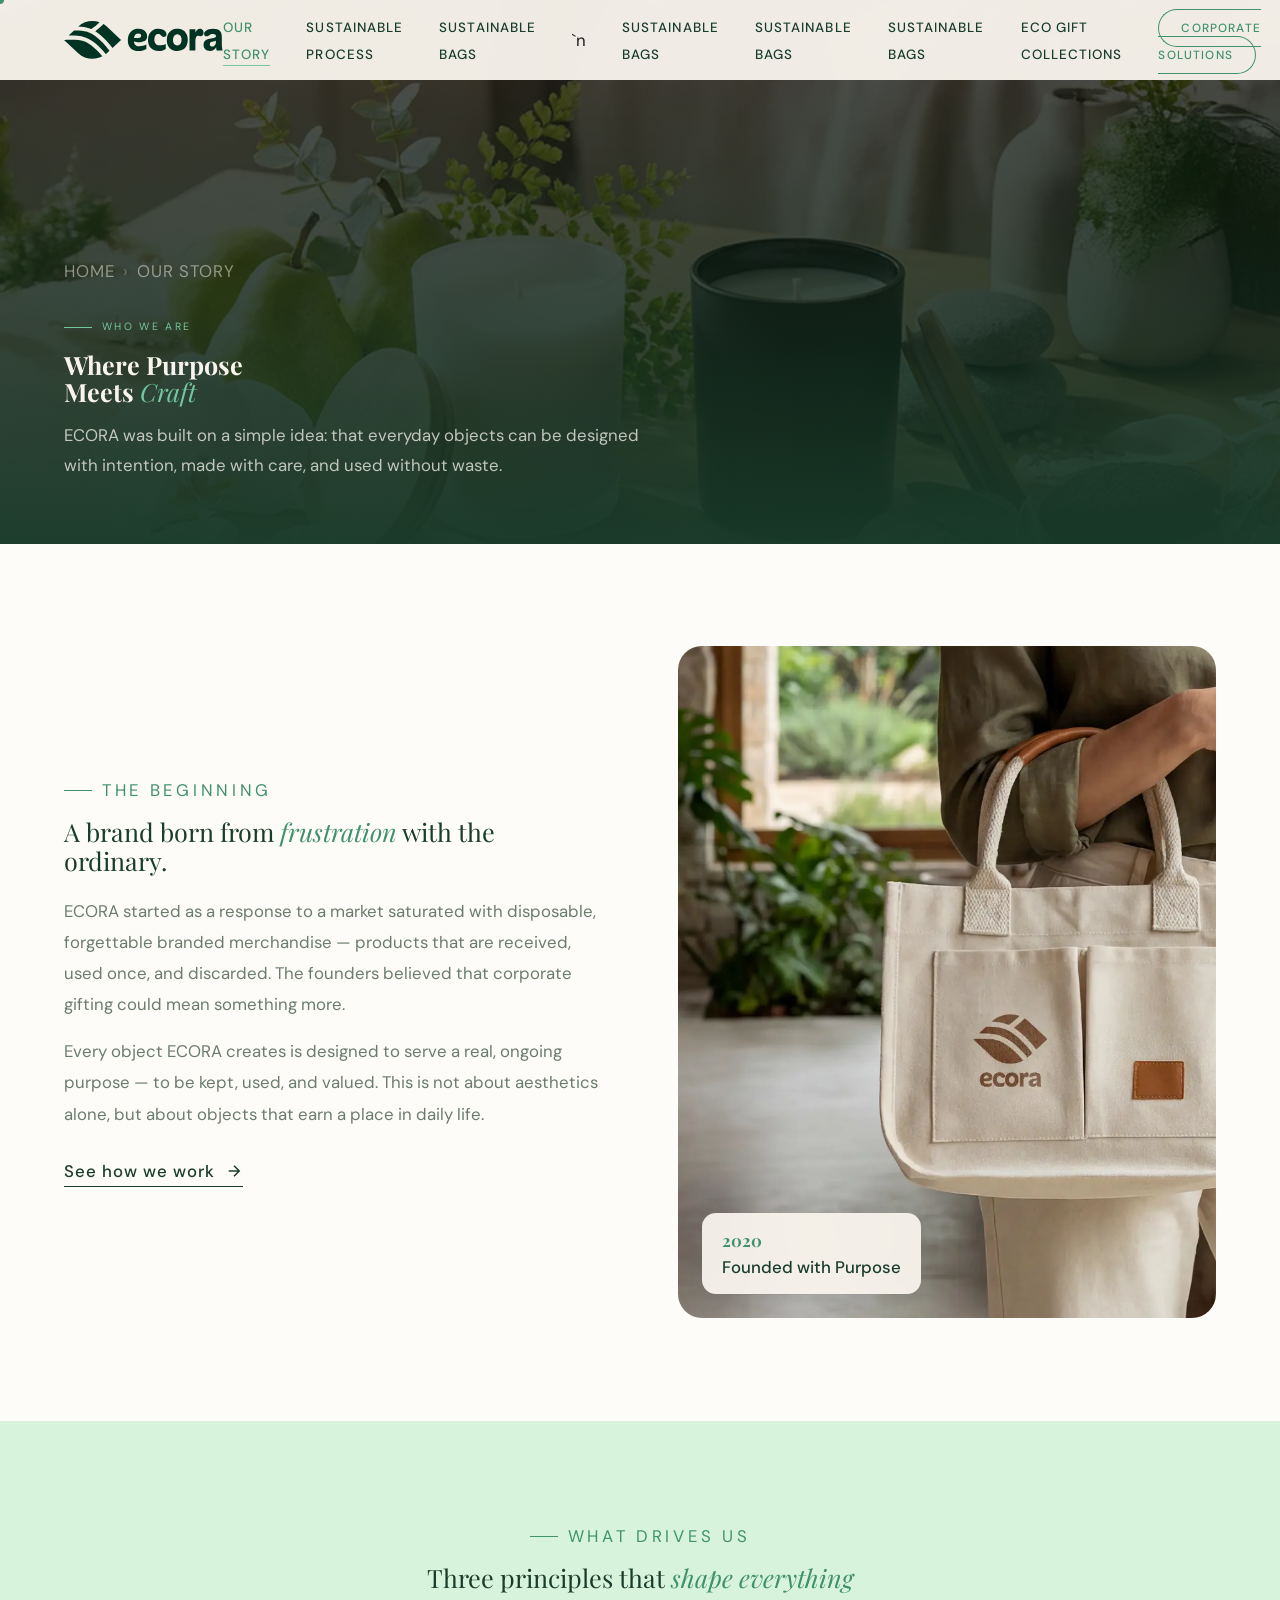
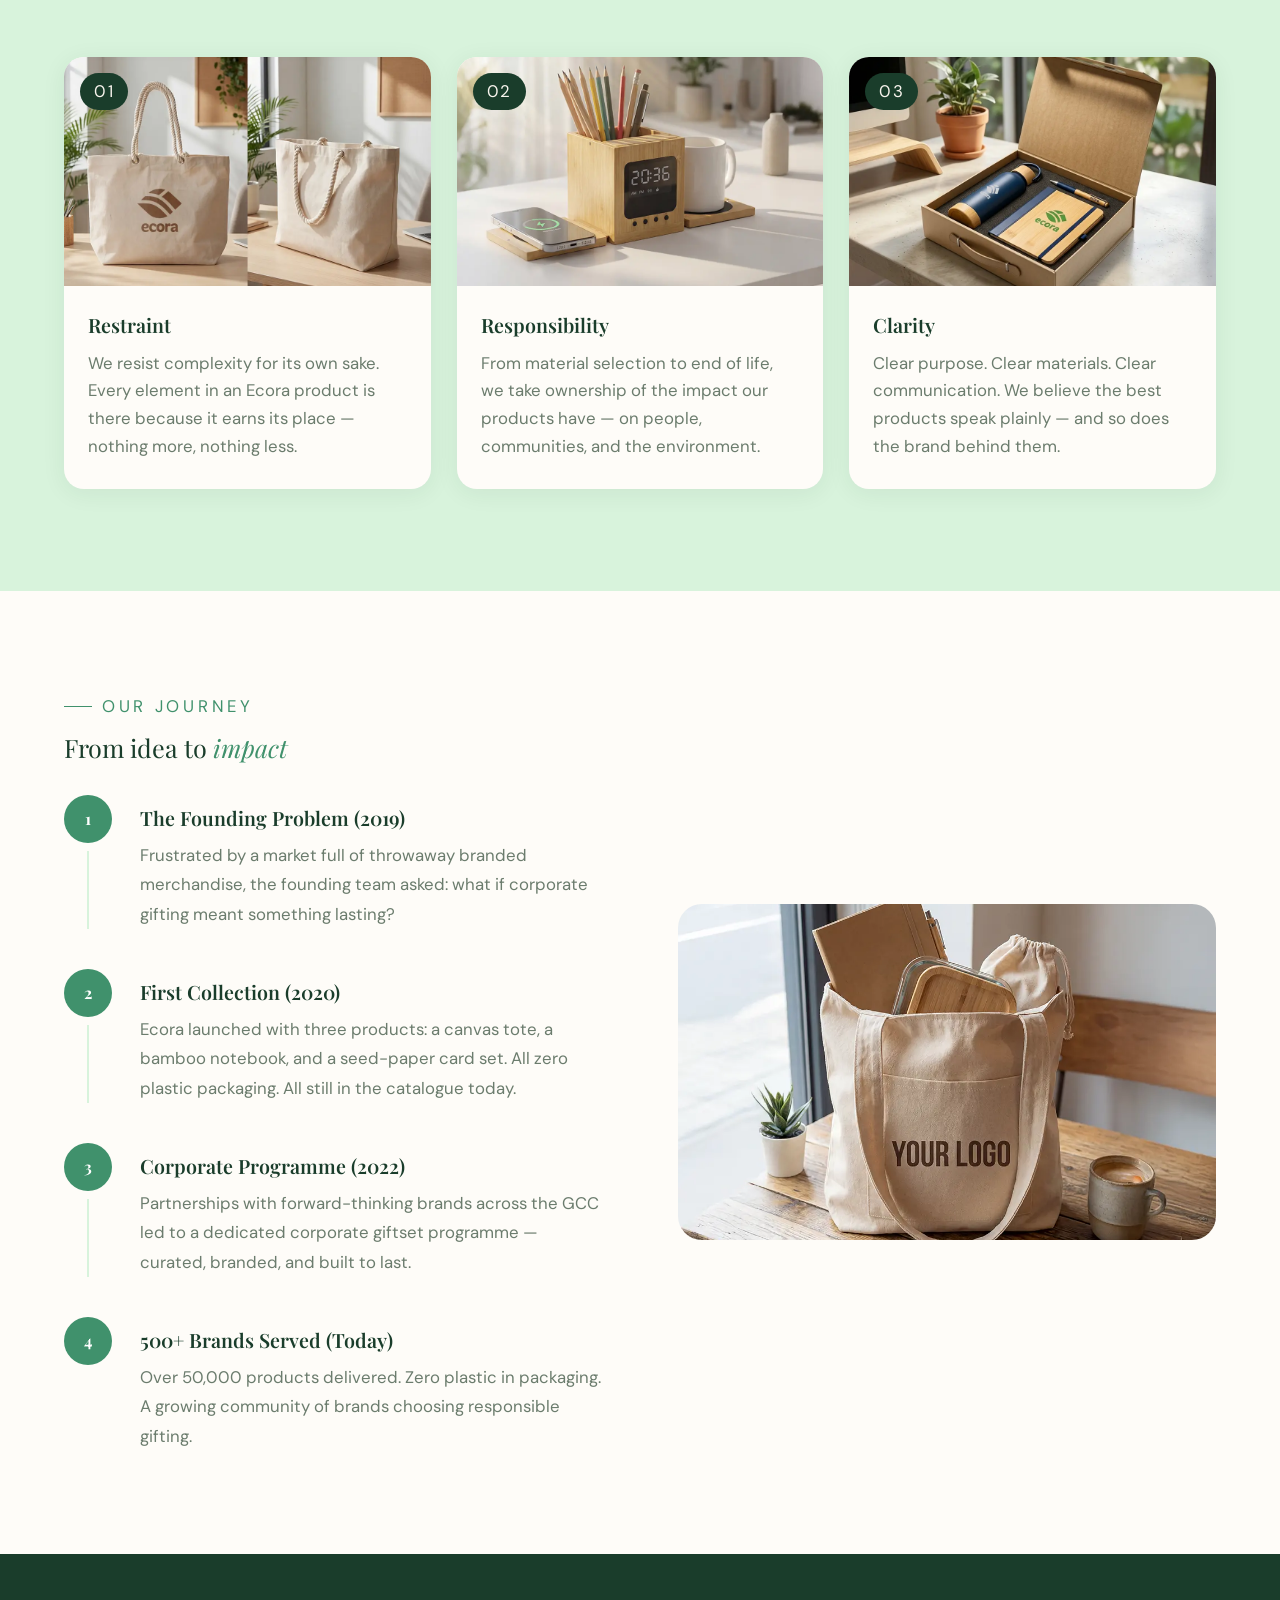
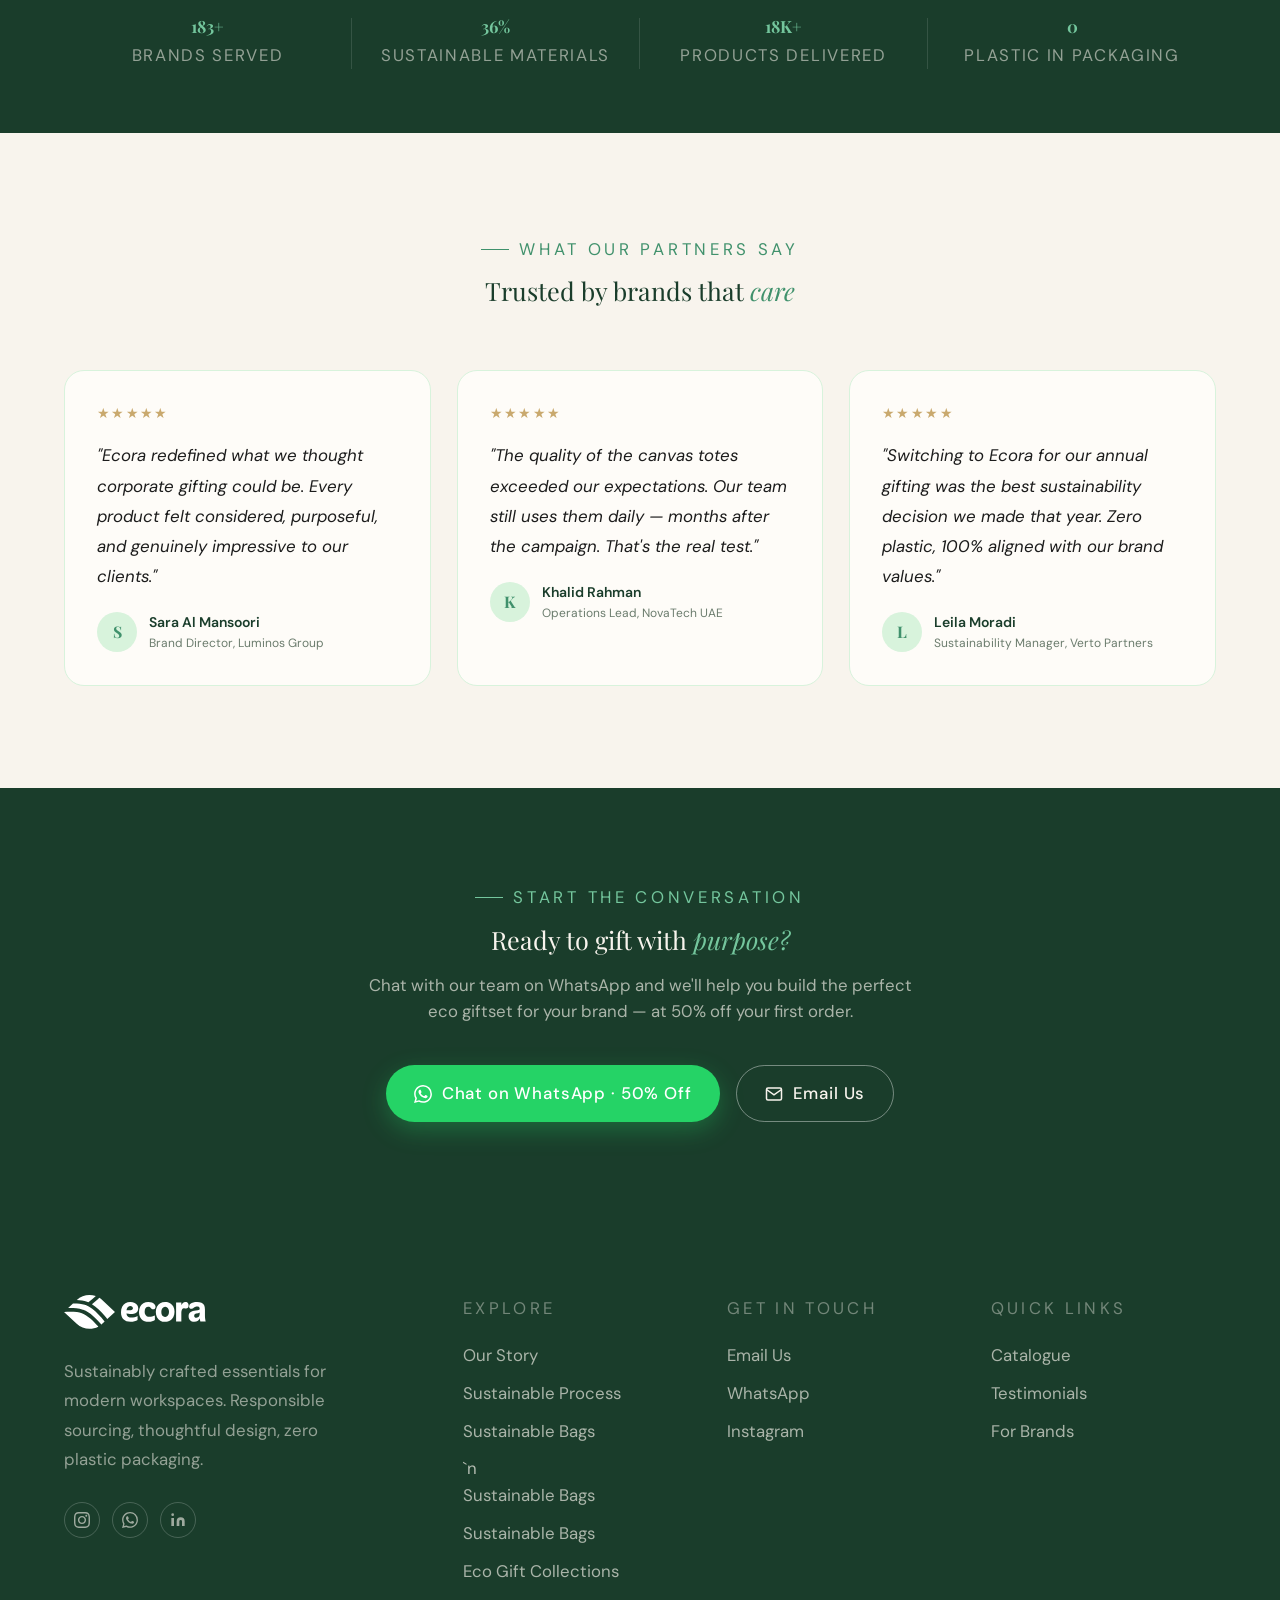
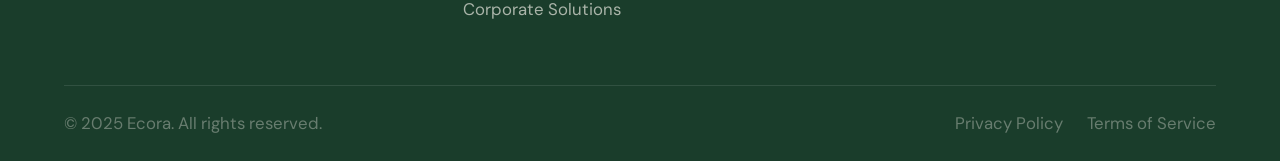
<file: our-story.html>
<!DOCTYPE html>
<html lang="en">
<head>
<meta charset="UTF-8" />
<meta name="viewport" content="width=device-width, initial-scale=1.0" />
<title>Our Story — Ecora</title>

<!-- SEO -->
<meta name="description" content="Learn the story behind Ecora — a brand shaped by restraint, responsibility, and clarity of purpose. Sustainably crafted essentials, thoughtfully made." />
<meta name="robots" content="index, follow" />
<link rel="canonical" href="https://ecora-theta.vercel.app/our-story.html" />

<!-- Open Graph -->
<meta property="og:type" content="website" />
<meta property="og:url" content="https://ecora-theta.vercel.app/our-story.html" />
<meta property="og:title" content="Our Story — Ecora" />
<meta property="og:description" content="A brand shaped by restraint, responsibility, and clarity of purpose." />
<meta property="og:image" content="images/Image-right.webp" />

<!-- Twitter Card -->
<meta name="twitter:card" content="summary_large_image" />
<meta name="twitter:title" content="Our Story — Ecora" />
<meta name="twitter:description" content="A brand shaped by restraint, responsibility, and clarity of purpose." />
<meta name="twitter:image" content="images/Image-right.webp" />

<!-- Favicon -->
<link rel="icon" type="image/svg+xml" href="images/Logo.svg" />
<link rel="apple-touch-icon" href="images/Logo.svg" />

<!-- Fonts -->
<link rel="preconnect" href="https://fonts.googleapis.com" />
<link rel="preconnect" href="https://fonts.gstatic.com" crossorigin />
<link href="https://fonts.googleapis.com/css2?family=Playfair+Display:ital,wght@0,400;0,700;1,400;1,600&family=DM+Sans:wght@300;400;500&display=swap" rel="stylesheet" />

<!-- Shared stylesheet -->
<link rel="stylesheet" href="ecora-shared.css" />

<!-- Preload hero image -->
<link rel="preload" as="image" href="images/Image-right.webp" />
</head>
<body>

<!-- Skip to content -->
<a class="skip-link" href="#main-content">Skip to main content</a>

<!-- Cursor (desktop only) -->
<div id="cursor-dot" aria-hidden="true"></div>
<div id="cursor-leaf" aria-hidden="true">
  <svg viewBox="0 0 36 36" xmlns="http://www.w3.org/2000/svg">
    <ellipse cx="18" cy="20" rx="12" ry="14" fill="#40916c" opacity=".9" transform="rotate(-20,18,18)"/>
    <line x1="18" y1="34" x2="18" y2="10" stroke="#2d6a4f" stroke-width="1.2" stroke-linecap="round"/>
    <line x1="18" y1="26" x2="11" y2="20" stroke="#2d6a4f" stroke-width=".9" stroke-linecap="round"/>
    <line x1="18" y1="20" x2="25" y2="14" stroke="#2d6a4f" stroke-width=".9" stroke-linecap="round"/>
  </svg>
</div>

<!-- Navbar -->
<nav id="navbar" class="page-nav" role="navigation" aria-label="Main navigation">
  <a href="/" class="nav-logo" aria-label="Ecora — home">
    <img src="images/Logo.svg"
         alt="Ecora" id="nav-logo-img"
         onerror="this.style.display='none';document.getElementById('nav-logo-fb').style.display='block';" />
    <span id="nav-logo-fb" style="display:none;font-family:var(--font-display);font-size:1.6rem;color:var(--green-deep);font-weight:700;">ecora</span>
  </a>
  <ul class="nav-links">
    <li><a href="our-story" class="active">Our Story</a></li>
    <li><a href="sustainable-process">Sustainable Process</a></li>
    <li><a href="sustainable-bags">Sustainable Bags</a></li>`n    <li><a href="sustainable-bags">Sustainable Bags</a></li>
          <li><a href="sustainable-bags">Sustainable Bags</a></li>
    <li><a href="sustainable-bags">Sustainable Bags</a></li>
    <li><a href="eco-gift-collections">Eco Gift Collections</a></li>
    <li><a href="corporate-solutions" class="nav-cta">Corporate Solutions</a></li>
  </ul>
  <button class="hamburger" id="hamburger" type="button" aria-label="Open menu" aria-expanded="false" aria-controls="mobileMenu">
    <span></span><span></span><span></span>
  </button>
</nav>

<!-- Mobile Menu -->
<div class="mobile-menu" id="mobileMenu" role="dialog" aria-label="Mobile navigation" aria-modal="true">
  <a href="our-story">Our Story</a>
  <a href="sustainable-process">Sustainable Process</a>
  <a href="eco-gift-collections">Eco Gift Collections</a>
  <a href="corporate-solutions" class="mobile-cta">Corporate Solutions</a>
</div>

<!-- ════════════ MAIN ════════════ -->
<main id="main-content">

<!-- Page Hero -->
<section class="page-hero" aria-label="Our Story hero">
  <div class="page-hero-bg" role="presentation"
       style="background-image:url('images/Image-right.webp');"></div>
  <div class="page-hero-overlay" role="presentation"></div>
  <div class="page-hero-content">
    <ol class="breadcrumb" aria-label="Breadcrumb">
      <li><a href="/">Home</a></li>
      <li><span class="sep" aria-hidden="true">›</span></li>
      <li aria-current="page">Our Story</li>
    </ol>
    <div class="page-hero-label" aria-hidden="true">Who We Are</div>
    <h1>Where Purpose<br>Meets <em>Craft</em></h1>
    <p>ECORA was built on a simple idea: that everyday objects can be designed with intention, made with care, and used without waste.</p>
  </div>
</section>

<!-- Brand Origin -->
<section class="section-white" aria-labelledby="origin-heading">
  <div class="container">
    <div class="split reveal">
      <div class="split-text">
        <div class="section-label" aria-hidden="true">The Beginning</div>
        <h2 class="section-title" id="origin-heading">A brand born from <em>frustration</em> with the ordinary.</h2>
        <p class="section-body">ECORA started as a response to a market saturated with disposable, forgettable branded merchandise — products that are received, used once, and discarded. The founders believed that corporate gifting could mean something more.</p>
        <p class="section-body" style="margin-top:1rem;">Every object ECORA creates is designed to serve a real, ongoing purpose — to be kept, used, and valued. This is not about aesthetics alone, but about objects that earn a place in daily life.</p>
        <a href="sustainable-process" class="read-link" style="margin-top:1.75rem;">
          See how we work
          <svg width="18" height="18" viewBox="0 0 24 24" fill="none" stroke="currentColor" stroke-width="2" aria-hidden="true"><path d="M5 12h14M12 5l7 7-7 7"/></svg>
        </a>
      </div>
      <div class="split-visual tall">
        <img src="images/Eccora-bag.webp"
             alt="Ecora canvas tote bag — thoughtfully designed, sustainably made" loading="lazy" />
        <div class="split-visual-badge" aria-label="Founded with purpose">
          <strong>2020</strong>
          Founded with Purpose
        </div>
      </div>
    </div>
  </div>
</section>

<!-- Values -->
<section class="section-pale" aria-labelledby="values-heading">
  <div class="container">
    <div style="text-align:center;max-width:40rem;margin:0 auto clamp(2.5rem,5vw,4rem);" class="reveal">
      <div class="section-label" style="justify-content:center;" aria-hidden="true">What Drives Us</div>
      <h2 class="section-title" id="values-heading">Three principles that <em>shape everything</em></h2>
    </div>
    <div class="cards-grid">
      <article class="card reveal">
        <div class="card-img">
          <img src="images/card1.webp"
               alt="Ecora canvas tote — responsible sourcing" loading="lazy" />
          <div class="card-tag">01</div>
        </div>
        <div class="card-body">
          <h3>Restraint</h3>
          <p>We resist complexity for its own sake. Every element in an Ecora product is there because it earns its place — nothing more, nothing less.</p>
        </div>
      </article>
      <article class="card reveal reveal-delay-2">
        <div class="card-img">
          <img src="images/card2.webp"
               alt="Ecora bamboo desk essentials — thoughtful design" loading="lazy" />
          <div class="card-tag">02</div>
        </div>
        <div class="card-body">
          <h3>Responsibility</h3>
          <p>From material selection to end of life, we take ownership of the impact our products have — on people, communities, and the environment.</p>
        </div>
      </article>
      <article class="card reveal reveal-delay-3">
        <div class="card-img">
          <img src="images/card3.webp"
               alt="Ecora branded eco giftset — crafted with clarity" loading="lazy" />
          <div class="card-tag">03</div>
        </div>
        <div class="card-body">
          <h3>Clarity</h3>
          <p>Clear purpose. Clear materials. Clear communication. We believe the best products speak plainly — and so does the brand behind them.</p>
        </div>
      </article>
    </div>
  </div>
</section>

<!-- Timeline -->
<section class="section-white" aria-labelledby="journey-heading">
  <div class="container">
    <div class="split reveal">
      <div>
        <div class="section-label" aria-hidden="true">Our Journey</div>
        <h2 class="section-title" id="journey-heading">From idea to <em>impact</em></h2>
        <div class="timeline" style="margin-top:2rem;">
          <div class="timeline-item">
            <div class="timeline-left">
              <div class="timeline-num">1</div>
              <div class="timeline-line" aria-hidden="true"></div>
            </div>
            <div class="timeline-content">
              <h3>The Founding Problem (2019)</h3>
              <p>Frustrated by a market full of throwaway branded merchandise, the founding team asked: what if corporate gifting meant something lasting?</p>
            </div>
          </div>
          <div class="timeline-item">
            <div class="timeline-left">
              <div class="timeline-num">2</div>
              <div class="timeline-line" aria-hidden="true"></div>
            </div>
            <div class="timeline-content">
              <h3>First Collection (2020)</h3>
              <p>Ecora launched with three products: a canvas tote, a bamboo notebook, and a seed-paper card set. All zero plastic packaging. All still in the catalogue today.</p>
            </div>
          </div>
          <div class="timeline-item">
            <div class="timeline-left">
              <div class="timeline-num">3</div>
              <div class="timeline-line" aria-hidden="true"></div>
            </div>
            <div class="timeline-content">
              <h3>Corporate Programme (2022)</h3>
              <p>Partnerships with forward-thinking brands across the GCC led to a dedicated corporate giftset programme — curated, branded, and built to last.</p>
            </div>
          </div>
          <div class="timeline-item">
            <div class="timeline-left">
              <div class="timeline-num">4</div>
              <div class="timeline-line" aria-hidden="true"></div>
            </div>
            <div class="timeline-content">
              <h3>500+ Brands Served (Today)</h3>
              <p>Over 50,000 products delivered. Zero plastic in packaging. A growing community of brands choosing responsible gifting.</p>
            </div>
          </div>
        </div>
      </div>
      <div class="split-visual wide reveal reveal-delay-2">
        <img src="images/Image-Left.webp"
             alt="Ecora product workspace arrangement showing brand evolution" loading="lazy" />
      </div>
    </div>
  </div>
</section>

<!-- Stats band -->
<div class="stats-band" aria-label="Key statistics">
  <div class="container">
    <div class="stats-row">
      <div class="stat-item reveal">
        <div class="stat-num" aria-label="500 plus brands served">500+</div>
        <div class="stat-lbl">Brands Served</div>
      </div>
      <div class="stat-item reveal reveal-delay-1">
        <div class="stat-num" aria-label="100 percent sustainable materials">100%</div>
        <div class="stat-lbl">Sustainable Materials</div>
      </div>
      <div class="stat-item reveal reveal-delay-2">
        <div class="stat-num" aria-label="50 thousand plus products delivered">50K+</div>
        <div class="stat-lbl">Products Delivered</div>
      </div>
      <div class="stat-item reveal reveal-delay-3">
        <div class="stat-num" aria-label="Zero plastic in packaging">0</div>
        <div class="stat-lbl">Plastic in Packaging</div>
      </div>
    </div>
  </div>
</div>

<!-- Testimonials -->
<section id="testimonials" class="section-cream" aria-labelledby="testimonials-heading">
  <div class="container">
    <div style="text-align:center;max-width:38rem;margin:0 auto clamp(2.5rem,5vw,4rem);" class="reveal">
      <div class="section-label" style="justify-content:center;" aria-hidden="true">What Our Partners Say</div>
      <h2 class="section-title" id="testimonials-heading">Trusted by brands that <em>care</em></h2>
    </div>
    <div class="testimonial-grid">
      <article class="testimonial-card reveal">
        <div class="testimonial-stars" aria-label="5 stars">★★★★★</div>
        <p class="testimonial-text">"Ecora redefined what we thought corporate gifting could be. Every product felt considered, purposeful, and genuinely impressive to our clients."</p>
        <div class="testimonial-author">
          <div class="testimonial-avatar" aria-hidden="true">S</div>
          <div>
            <div class="testimonial-name">Sara Al Mansoori</div>
            <div class="testimonial-role">Brand Director, Luminos Group</div>
          </div>
        </div>
      </article>
      <article class="testimonial-card reveal reveal-delay-2">
        <div class="testimonial-stars" aria-label="5 stars">★★★★★</div>
        <p class="testimonial-text">"The quality of the canvas totes exceeded our expectations. Our team still uses them daily — months after the campaign. That's the real test."</p>
        <div class="testimonial-author">
          <div class="testimonial-avatar" aria-hidden="true">K</div>
          <div>
            <div class="testimonial-name">Khalid Rahman</div>
            <div class="testimonial-role">Operations Lead, NovaTech UAE</div>
          </div>
        </div>
      </article>
      <article class="testimonial-card reveal reveal-delay-3">
        <div class="testimonial-stars" aria-label="5 stars">★★★★★</div>
        <p class="testimonial-text">"Switching to Ecora for our annual gifting was the best sustainability decision we made that year. Zero plastic, 100% aligned with our brand values."</p>
        <div class="testimonial-author">
          <div class="testimonial-avatar" aria-hidden="true">L</div>
          <div>
            <div class="testimonial-name">Leila Moradi</div>
            <div class="testimonial-role">Sustainability Manager, Verto Partners</div>
          </div>
        </div>
      </article>
    </div>
  </div>
</section>

<!-- CTA -->
<section class="cta-strip" aria-labelledby="story-cta-heading">
  <div class="container">
    <div class="section-label light" style="justify-content:center;" aria-hidden="true">Start the Conversation</div>
    <h2 id="story-cta-heading">Ready to gift with <em>purpose?</em></h2>
    <p>Chat with our team on WhatsApp and we'll help you build the perfect eco giftset for your brand — at 50% off your first order.</p>
    <div class="btn-row">
      <!-- TODO: Replace +971XXXXXXXXX with real WhatsApp number -->
      <a href="https://wa.me/+971XXXXXXXXX?text=Hi%20Ecora!%20I%27d%20like%20to%20build%20a%20custom%20eco%20giftset." class="btn-green" target="_blank" rel="noopener noreferrer">
        <svg width="18" height="18" viewBox="0 0 24 24" fill="currentColor" aria-hidden="true"><path d="M17.472 14.382c-.297-.149-1.758-.867-2.03-.967-.273-.099-.471-.148-.67.15-.197.297-.767.966-.94 1.164-.173.199-.347.223-.644.075-.297-.15-1.255-.463-2.39-1.475-.883-.788-1.48-1.761-1.653-2.059-.173-.297-.018-.458.13-.606.134-.133.298-.347.446-.52.149-.174.198-.298.298-.497.099-.198.05-.371-.025-.52-.075-.149-.669-1.612-.916-2.207-.242-.579-.487-.5-.669-.51-.173-.008-.371-.01-.57-.01-.198 0-.52.074-.792.372-.272.297-1.04 1.016-1.04 2.479 0 1.462 1.065 2.875 1.213 3.074.149.198 2.096 3.2 5.077 4.487.709.306 1.262.489 1.694.625.712.227 1.36.195 1.871.118.571-.085 1.758-.719 2.006-1.413.248-.694.248-1.289.173-1.413-.074-.124-.272-.198-.57-.347m-5.421 7.403h-.004a9.87 9.87 0 01-5.031-1.378l-.361-.214-3.741.982.998-3.648-.235-.374a9.86 9.86 0 01-1.51-5.26c.001-5.45 4.436-9.884 9.888-9.884 2.64 0 5.122 1.03 6.988 2.898a9.825 9.825 0 012.893 6.994c-.003 5.45-4.437 9.884-9.885 9.884m8.413-18.297A11.815 11.815 0 0012.05 0C5.495 0 .16 5.335.157 11.892c0 2.096.547 4.142 1.588 5.945L.057 24l6.305-1.654a11.882 11.882 0 005.683 1.448h.005c6.554 0 11.89-5.335 11.893-11.893a11.821 11.821 0 00-3.48-8.413z"/></svg>
        Chat on WhatsApp · 50% Off
      </a>
      <a href="mailto:hello@ecora.com" class="btn-outline-light">
        <svg width="18" height="18" viewBox="0 0 24 24" fill="none" stroke="currentColor" stroke-width="2" aria-hidden="true"><path d="M4 4h16c1.1 0 2 .9 2 2v12c0 1.1-.9 2-2 2H4c-1.1 0-2-.9-2-2V6c0-1.1.9-2 2-2z"/><polyline points="22,6 12,13 2,6"/></svg>
        Email Us
      </a>
    </div>
  </div>
</section>

</main>

<!-- Footer -->
<footer role="contentinfo">
  <div class="container">
    <div class="footer-grid">
      <div class="footer-brand">
        <img src="images/Logo.svg" alt="Ecora"
             onerror="this.style.display='none';document.getElementById('footer-logo-fb').style.display='block';" />
        <span id="footer-logo-fb" style="display:none;font-family:var(--font-display);font-size:1.8rem;color:var(--cream);font-weight:700;">ecora</span>
        <p>Sustainably crafted essentials for modern workspaces. Responsible sourcing, thoughtful design, zero plastic packaging.</p>
        <div class="footer-social">
          <a href="https://www.instagram.com/ecora" aria-label="Ecora on Instagram" target="_blank" rel="noopener noreferrer">
            <svg width="16" height="16" viewBox="0 0 24 24" fill="currentColor" aria-hidden="true"><path d="M12 2.163c3.204 0 3.584.012 4.85.07 3.252.148 4.771 1.691 4.919 4.919.058 1.265.069 1.645.069 4.849 0 3.205-.012 3.584-.069 4.849-.149 3.225-1.664 4.771-4.919 4.919-1.266.058-1.644.07-4.85.07-3.204 0-3.584-.012-4.849-.07-3.26-.149-4.771-1.699-4.919-4.92-.058-1.265-.07-1.644-.07-4.849 0-3.204.013-3.583.07-4.849.149-3.227 1.664-4.771 4.919-4.919 1.266-.057 1.645-.069 4.849-.069zm0-2.163c-3.259 0-3.667.014-4.947.072-4.358.2-6.78 2.618-6.98 6.98-.059 1.281-.073 1.689-.073 4.948 0 3.259.014 3.668.072 4.948.2 4.358 2.618 6.78 6.98 6.98 1.281.058 1.689.072 4.948.072 3.259 0 3.668-.014 4.948-.072 4.354-.2 6.782-2.618 6.979-6.98.059-1.28.073-1.689.073-4.948 0-3.259-.014-3.667-.072-4.947-.196-4.354-2.617-6.78-6.979-6.98-1.281-.059-1.69-.073-4.949-.073zm0 5.838c-3.403 0-6.162 2.759-6.162 6.162s2.759 6.163 6.162 6.163 6.162-2.759 6.162-6.163c0-3.403-2.759-6.162-6.162-6.162zm0 10.162c-2.209 0-4-1.79-4-4 0-2.209 1.791-4 4-4s4 1.791 4 4c0 2.21-1.791 4-4 4zm6.406-11.845c-.796 0-1.441.645-1.441 1.44s.645 1.44 1.441 1.44c.795 0 1.439-.645 1.439-1.44s-.644-1.44-1.439-1.44z"/></svg>
          </a>
          <a href="https://wa.me/+971XXXXXXXXX" aria-label="Ecora on WhatsApp" target="_blank" rel="noopener noreferrer">
            <svg width="16" height="16" viewBox="0 0 24 24" fill="currentColor" aria-hidden="true"><path d="M17.472 14.382c-.297-.149-1.758-.867-2.03-.967-.273-.099-.471-.148-.67.15-.197.297-.767.966-.94 1.164-.173.199-.347.223-.644.075-.297-.15-1.255-.463-2.39-1.475-.883-.788-1.48-1.761-1.653-2.059-.173-.297-.018-.458.13-.606.134-.133.298-.347.446-.52.149-.174.198-.298.298-.497.099-.198.05-.371-.025-.52-.075-.149-.669-1.612-.916-2.207-.242-.579-.487-.5-.669-.51-.173-.008-.371-.01-.57-.01-.198 0-.52.074-.792.372-.272.297-1.04 1.016-1.04 2.479 0 1.462 1.065 2.875 1.213 3.074.149.198 2.096 3.2 5.077 4.487.709.306 1.262.489 1.694.625.712.227 1.36.195 1.871.118.571-.085 1.758-.719 2.006-1.413.248-.694.248-1.289.173-1.413-.074-.124-.272-.198-.57-.347m-5.421 7.403h-.004a9.87 9.87 0 01-5.031-1.378l-.361-.214-3.741.982.998-3.648-.235-.374a9.86 9.86 0 01-1.51-5.26c.001-5.45 4.436-9.884 9.888-9.884 2.64 0 5.122 1.03 6.988 2.898a9.825 9.825 0 012.893 6.994c-.003 5.45-4.437 9.884-9.885 9.884m8.413-18.297A11.815 11.815 0 0012.05 0C5.495 0 .16 5.335.157 11.892c0 2.096.547 4.142 1.588 5.945L.057 24l6.305-1.654a11.882 11.882 0 005.683 1.448h.005c6.554 0 11.89-5.335 11.893-11.893a11.821 11.821 0 00-3.48-8.413z"/></svg>
          </a>
          <a href="https://www.linkedin.com/company/ecora" aria-label="Ecora on LinkedIn" target="_blank" rel="noopener noreferrer">
            <svg width="16" height="16" viewBox="0 0 24 24" fill="currentColor" aria-hidden="true"><path d="M16 8a6 6 0 016 6v7h-4v-7a2 2 0 00-2-2 2 2 0 00-2 2v7h-4v-7a6 6 0 016-6zM2 9h4v12H2z"/><circle cx="4" cy="4" r="2"/></svg>
          </a>
        </div>
      </div>
      <div class="footer-col">
        <h4>Explore</h4>
        <ul>
          <li><a href="our-story">Our Story</a></li>
          <li><a href="sustainable-process">Sustainable Process</a></li>
    <li><a href="sustainable-bags">Sustainable Bags</a></li>`n    <li><a href="sustainable-bags">Sustainable Bags</a></li>
          <li><a href="sustainable-bags">Sustainable Bags</a></li>
          <li><a href="eco-gift-collections">Eco Gift Collections</a></li>
          <li><a href="corporate-solutions">Corporate Solutions</a></li>
        </ul>
      </div>
      <div class="footer-col">
        <h4>Get in Touch</h4>
        <ul>
          <li><a href="mailto:hello@ecora.com">Email Us</a></li>
          <li><a href="https://wa.me/+971XXXXXXXXX" target="_blank" rel="noopener noreferrer">WhatsApp</a></li>
          <li><a href="https://www.instagram.com/ecora" target="_blank" rel="noopener noreferrer">Instagram</a></li>
        </ul>
      </div>
      <div class="footer-col">
        <h4>Quick Links</h4>
        <ul>
          <li><a href="eco-gift-collections">Catalogue</a></li>
          <li><a href="our-story#testimonials">Testimonials</a></li>
          <li><a href="corporate-solutions">For Brands</a></li>
        </ul>
      </div>
    </div>
    <div class="footer-bottom">
      <span>© <span id="footer-year">2025</span> Ecora. All rights reserved.</span>
      <div style="display:flex;gap:1.5rem;">
        <a href="privacy">Privacy Policy</a>
        <a href="terms">Terms of Service</a>
      </div>
    </div>
  </div>
</footer>

<script src="ecora-shared.js"></script>
</body>
</html>
</file>
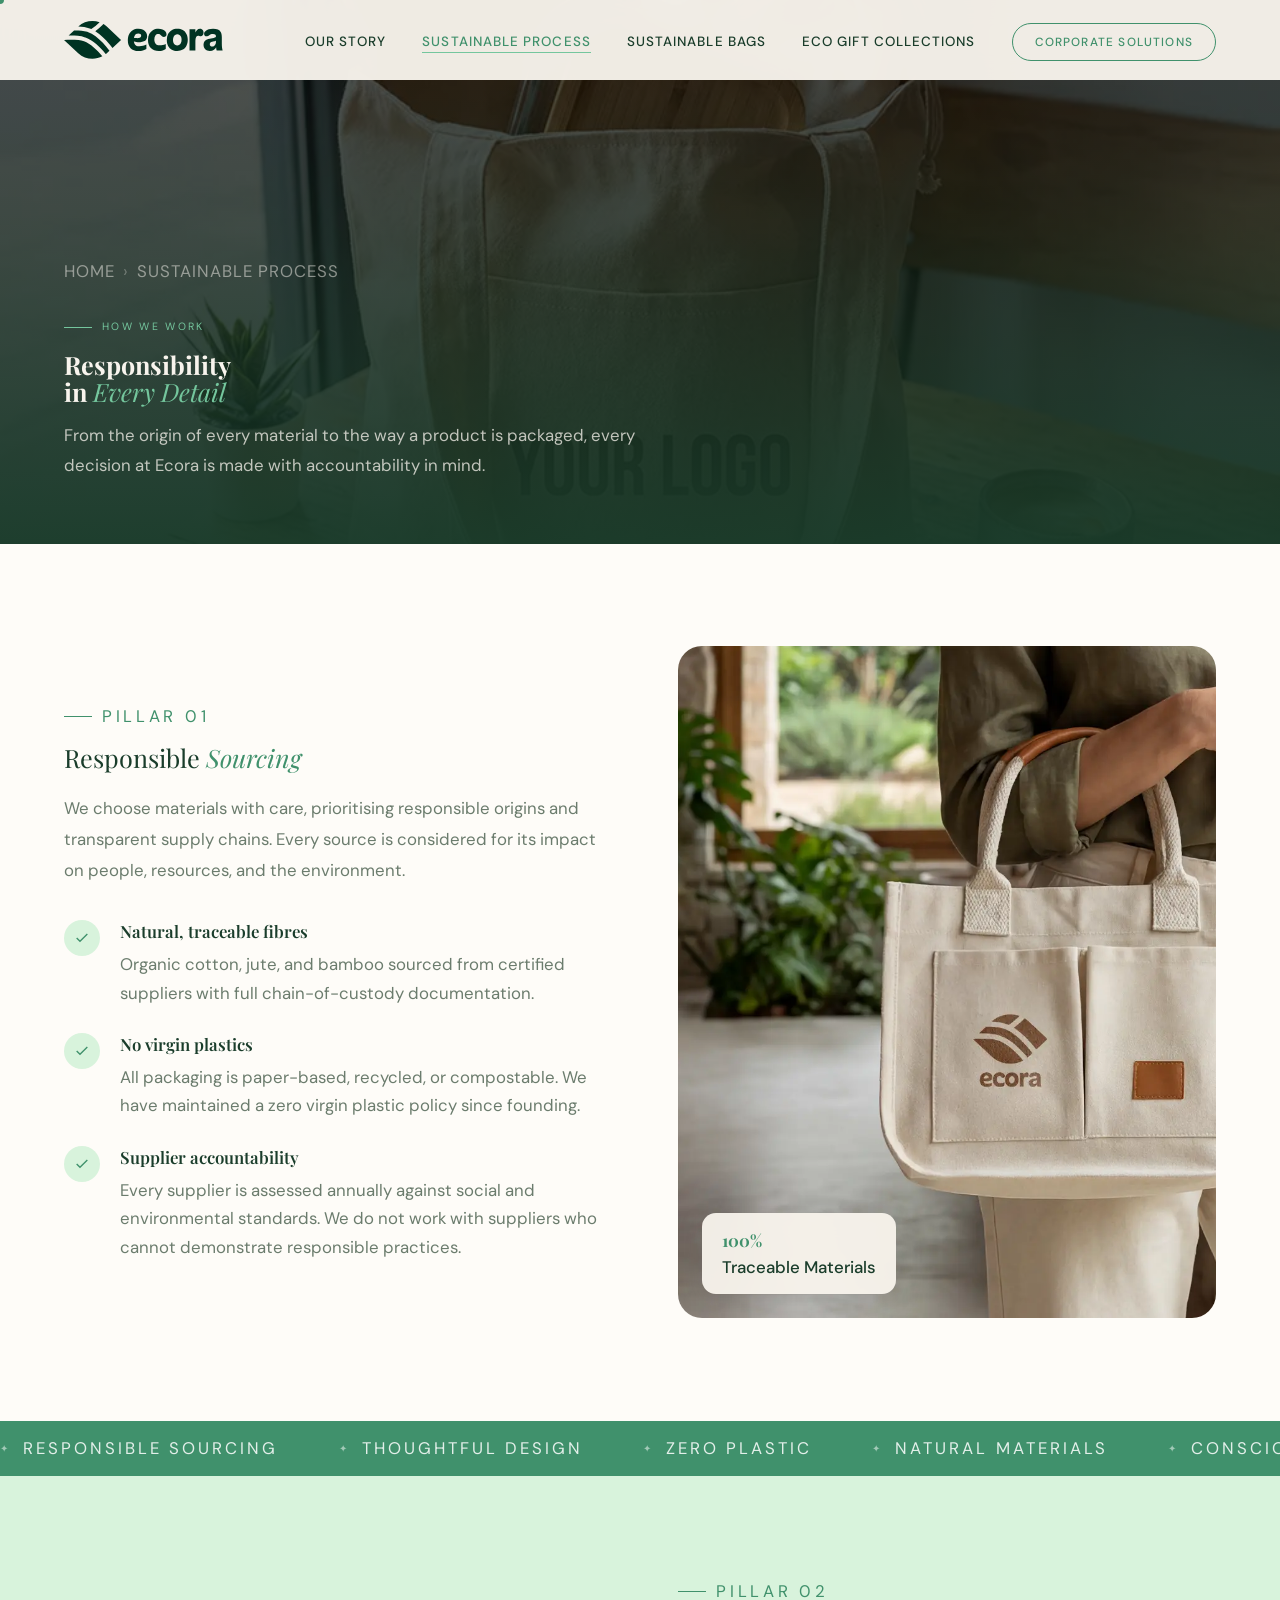
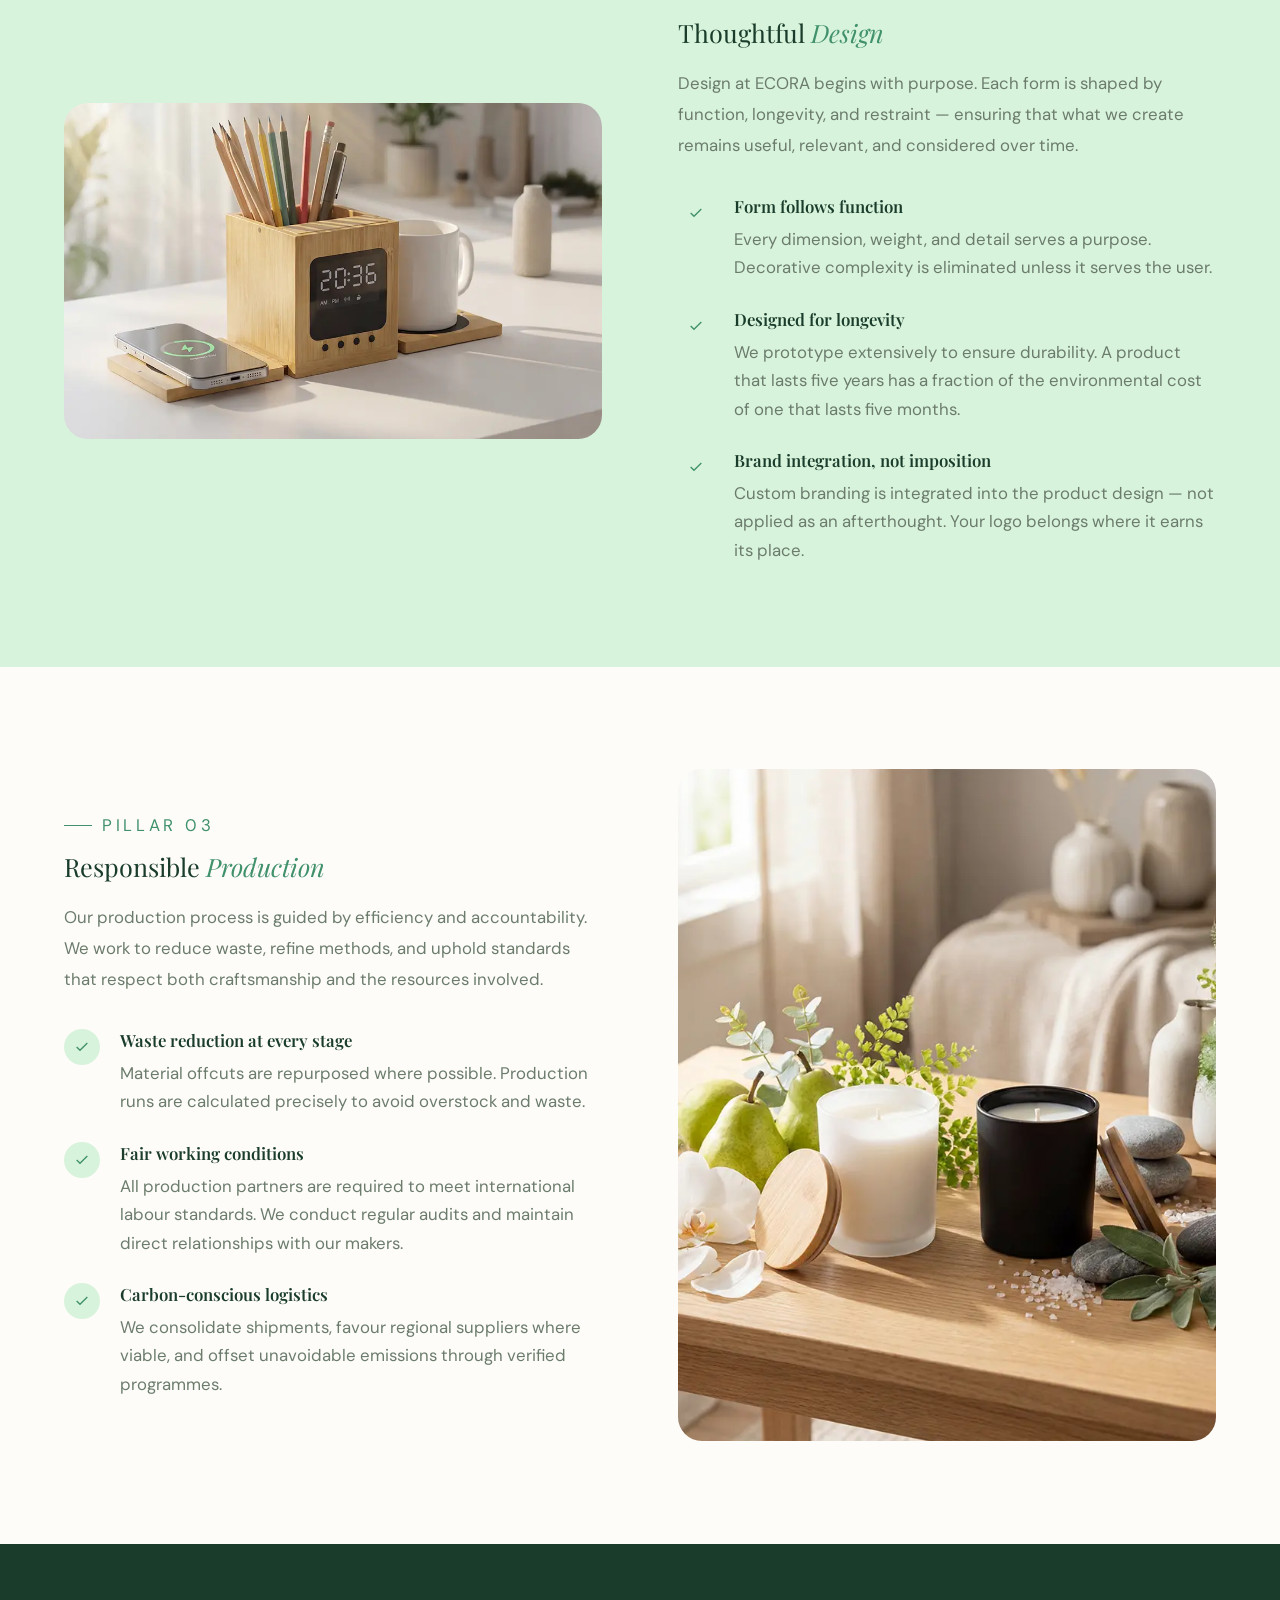
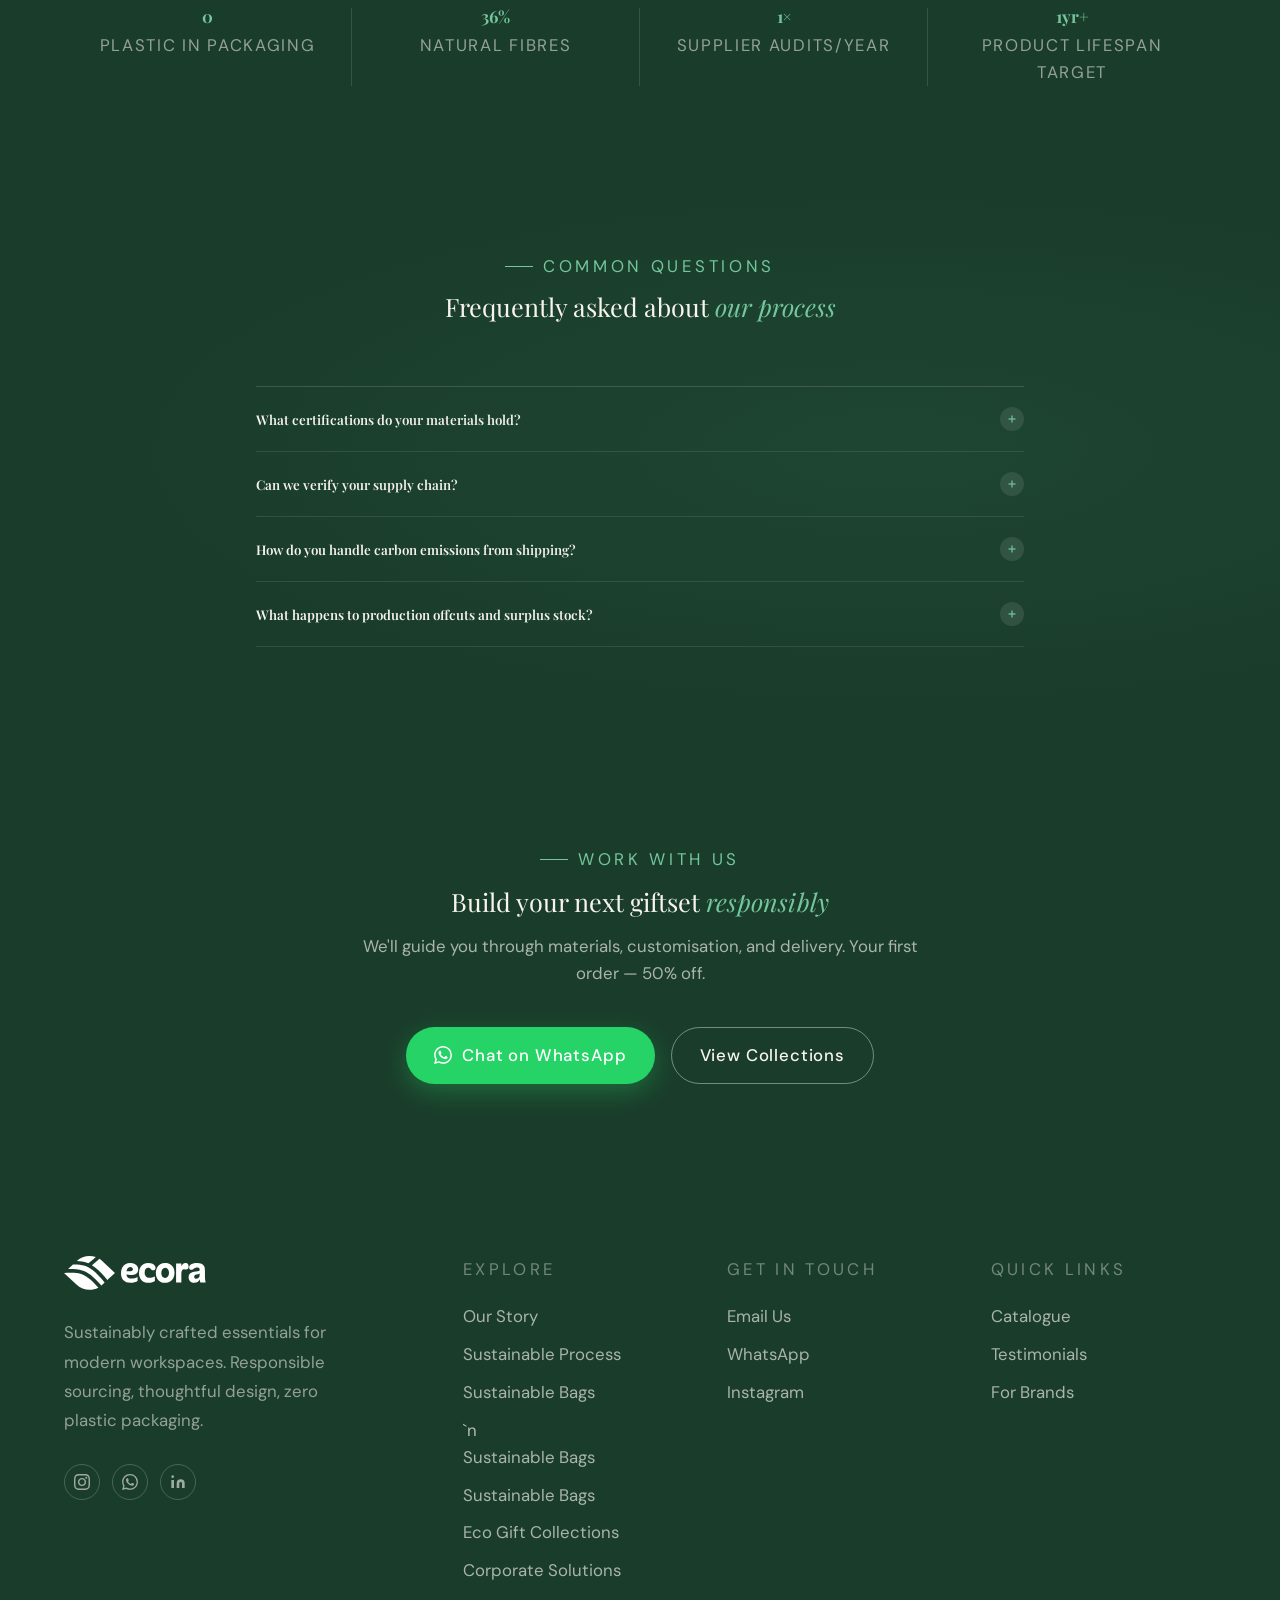
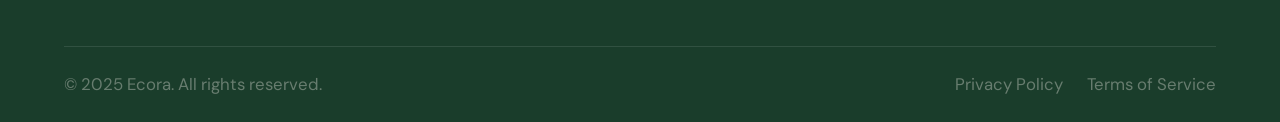
<file: sustainable-process.html>
<!DOCTYPE html>
<html lang="en">
<head>
<meta charset="UTF-8" />
<meta name="viewport" content="width=device-width, initial-scale=1.0" />
<title>Sustainable Process — Ecora</title>

<!-- SEO -->
<meta name="description" content="Discover Ecora's sustainable process — responsible sourcing, thoughtful design, and accountable production. Every choice made with intention." />
<meta name="robots" content="index, follow" />
<link rel="canonical" href="https://ecora-theta.vercel.app/sustainable-process.html" />

<!-- Open Graph -->
<meta property="og:type" content="website" />
<meta property="og:url" content="https://ecora-theta.vercel.app/sustainable-process.html" />
<meta property="og:title" content="Sustainable Process — Ecora" />
<meta property="og:description" content="Responsible sourcing, thoughtful design, and accountable production. Every choice made with intention." />
<meta property="og:image" content="images/Image-right.webp" />

<!-- Twitter Card -->
<meta name="twitter:card" content="summary_large_image" />
<meta name="twitter:title" content="Sustainable Process — Ecora" />
<meta name="twitter:description" content="Responsible sourcing, thoughtful design, and accountable production." />
<meta name="twitter:image" content="images/Image-right.webp" />

<!-- Favicon -->
<link rel="icon" type="image/svg+xml" href="images/Logo.svg" />
<link rel="apple-touch-icon" href="images/Logo.svg" />

<!-- Fonts -->
<link rel="preconnect" href="https://fonts.googleapis.com" />
<link rel="preconnect" href="https://fonts.gstatic.com" crossorigin />
<link href="https://fonts.googleapis.com/css2?family=Playfair+Display:ital,wght@0,400;0,700;1,400;1,600&family=DM+Sans:wght@300;400;500&display=swap" rel="stylesheet" />

<!-- Shared stylesheet -->
<link rel="stylesheet" href="ecora-shared.css" />

<!-- Preload hero -->
<link rel="preload" as="image" href="images/Image-Left.webp" />

<style>
/* Page-specific: FAQ section on dark bg */
.faq-section {
  background: var(--green-deep);
  padding: clamp(3.75rem,8vw,7.5rem) 0;
  position: relative; overflow: hidden;
}
.faq-section::before {
  content:''; position:absolute; inset:0;
  background:radial-gradient(ellipse at 70% 50%, rgba(64,145,108,.1) 0%, transparent 60%);
  pointer-events:none;
}
.faq-section .accordion { border-top:1px solid rgba(255,255,255,.15); }
.faq-section .accordion-item { border-bottom:1px solid rgba(255,255,255,.1); }
.faq-section .accordion-trigger { color:var(--cream); }
.faq-section .accordion-trigger:hover { color:var(--green-light); }
.faq-section .accordion-icon { background:rgba(255,255,255,.1); }
.faq-section .accordion-icon svg { stroke:var(--green-light); }
.faq-section .accordion-item.open .accordion-icon { background:var(--green-bright); }
.faq-section .accordion-body { color:rgba(248,244,237,.65); }
</style>
</head>
<body>

<!-- Skip to content -->
<a class="skip-link" href="#main-content">Skip to main content</a>

<!-- Cursor -->
<div id="cursor-dot" aria-hidden="true"></div>
<div id="cursor-leaf" aria-hidden="true">
  <svg viewBox="0 0 36 36" xmlns="http://www.w3.org/2000/svg">
    <ellipse cx="18" cy="20" rx="12" ry="14" fill="#40916c" opacity=".9" transform="rotate(-20,18,18)"/>
    <line x1="18" y1="34" x2="18" y2="10" stroke="#2d6a4f" stroke-width="1.2" stroke-linecap="round"/>
    <line x1="18" y1="26" x2="11" y2="20" stroke="#2d6a4f" stroke-width=".9" stroke-linecap="round"/>
    <line x1="18" y1="20" x2="25" y2="14" stroke="#2d6a4f" stroke-width=".9" stroke-linecap="round"/>
  </svg>
</div>

<!-- Navbar -->
<nav id="navbar" class="page-nav" role="navigation" aria-label="Main navigation">
  <a href="/" class="nav-logo" aria-label="Ecora — home">
    <img src="images/Logo.svg"
         alt="Ecora" id="nav-logo-img"
         onerror="this.style.display='none';document.getElementById('nav-logo-fb').style.display='block';" />
    <span id="nav-logo-fb" style="display:none;font-family:var(--font-display);font-size:1.6rem;color:var(--green-deep);font-weight:700;">ecora</span>
  </a>
  <ul class="nav-links">
    <li><a href="our-story">Our Story</a></li>
    <li><a href="sustainable-process" class="active">Sustainable Process</a></li>
    <li><a href="sustainable-bags">Sustainable Bags</a></li>
    <li><a href="eco-gift-collections">Eco Gift Collections</a></li>
    <li><a href="corporate-solutions" class="nav-cta">Corporate Solutions</a></li>
  </ul>
  <button class="hamburger" id="hamburger" type="button" aria-label="Open menu" aria-expanded="false" aria-controls="mobileMenu">
    <span></span><span></span><span></span>
  </button>
</nav>

<!-- Mobile Menu -->
<div class="mobile-menu" id="mobileMenu" role="dialog" aria-label="Mobile navigation" aria-modal="true">
  <a href="our-story">Our Story</a>
  <a href="sustainable-process">Sustainable Process</a>
  <a href="eco-gift-collections">Eco Gift Collections</a>
  <a href="corporate-solutions" class="mobile-cta">Corporate Solutions</a>
</div>

<!-- ════════════ MAIN ════════════ -->
<main id="main-content">

<!-- Page Hero -->
<section class="page-hero" aria-label="Sustainable Process hero">
  <div class="page-hero-bg" role="presentation"
       style="background-image:url('images/Image-Left.webp');"></div>
  <div class="page-hero-overlay" role="presentation"></div>
  <div class="page-hero-content">
    <ol class="breadcrumb" aria-label="Breadcrumb">
      <li><a href="/">Home</a></li>
      <li><span class="sep" aria-hidden="true">›</span></li>
      <li aria-current="page">Sustainable Process</li>
    </ol>
    <div class="page-hero-label" aria-hidden="true">How We Work</div>
    <h1>Responsibility<br>in <em>Every Detail</em></h1>
    <p>From the origin of every material to the way a product is packaged, every decision at Ecora is made with accountability in mind.</p>
  </div>
</section>

<!-- Pillar 1: Responsible Sourcing -->
<section id="pillar-sourcing" class="section-white" aria-labelledby="sourcing-heading">
  <div class="container">
    <div class="split reveal">
      <div>
        <div class="section-label" aria-hidden="true">Pillar 01</div>
        <h2 class="section-title" id="sourcing-heading">Responsible <em>Sourcing</em></h2>
        <p class="section-body">We choose materials with care, prioritising responsible origins and transparent supply chains. Every source is considered for its impact on people, resources, and the environment.</p>
        <div class="feature-list" style="margin-top:2rem;">
          <div class="feature-item reveal">
            <div class="feature-dot" aria-hidden="true">
              <svg viewBox="0 0 24 24"><polyline points="20 6 9 17 4 12"/></svg>
            </div>
            <div>
              <h4>Natural, traceable fibres</h4>
              <p>Organic cotton, jute, and bamboo sourced from certified suppliers with full chain-of-custody documentation.</p>
            </div>
          </div>
          <div class="feature-item reveal reveal-delay-1">
            <div class="feature-dot" aria-hidden="true">
              <svg viewBox="0 0 24 24"><polyline points="20 6 9 17 4 12"/></svg>
            </div>
            <div>
              <h4>No virgin plastics</h4>
              <p>All packaging is paper-based, recycled, or compostable. We have maintained a zero virgin plastic policy since founding.</p>
            </div>
          </div>
          <div class="feature-item reveal reveal-delay-2">
            <div class="feature-dot" aria-hidden="true">
              <svg viewBox="0 0 24 24"><polyline points="20 6 9 17 4 12"/></svg>
            </div>
            <div>
              <h4>Supplier accountability</h4>
              <p>Every supplier is assessed annually against social and environmental standards. We do not work with suppliers who cannot demonstrate responsible practices.</p>
            </div>
          </div>
        </div>
      </div>
      <div class="split-visual tall reveal reveal-delay-2">
        <img src="images/Eccora-bag.webp"
             alt="Ecora organic canvas tote bag showing material quality" loading="lazy" />
        <div class="split-visual-badge" aria-label="100% traceable materials">
          <strong>100%</strong>
          Traceable Materials
        </div>
      </div>
    </div>
  </div>
</section>

<!-- Marquee -->
<div class="marquee-wrap" aria-hidden="true">
  <div class="marquee-track">
    <span>Responsible Sourcing</span><span>Thoughtful Design</span><span>Zero Plastic</span>
    <span>Natural Materials</span><span>Conscious Production</span><span>Sustainable Craft</span>
    <span>Responsible Sourcing</span><span>Thoughtful Design</span><span>Zero Plastic</span>
    <span>Natural Materials</span><span>Conscious Production</span><span>Sustainable Craft</span>
  </div>
</div>

<!-- Pillar 2: Thoughtful Design -->
<section id="pillar-design" class="section-pale" aria-labelledby="design-heading">
  <div class="container">
    <div class="split reverse reveal">
      <div>
        <div class="section-label" aria-hidden="true">Pillar 02</div>
        <h2 class="section-title" id="design-heading">Thoughtful <em>Design</em></h2>
        <p class="section-body">Design at ECORA begins with purpose. Each form is shaped by function, longevity, and restraint — ensuring that what we create remains useful, relevant, and considered over time.</p>
        <div class="feature-list" style="margin-top:2rem;">
          <div class="feature-item reveal">
            <div class="feature-dot" aria-hidden="true">
              <svg viewBox="0 0 24 24"><polyline points="20 6 9 17 4 12"/></svg>
            </div>
            <div>
              <h4>Form follows function</h4>
              <p>Every dimension, weight, and detail serves a purpose. Decorative complexity is eliminated unless it serves the user.</p>
            </div>
          </div>
          <div class="feature-item reveal reveal-delay-1">
            <div class="feature-dot" aria-hidden="true">
              <svg viewBox="0 0 24 24"><polyline points="20 6 9 17 4 12"/></svg>
            </div>
            <div>
              <h4>Designed for longevity</h4>
              <p>We prototype extensively to ensure durability. A product that lasts five years has a fraction of the environmental cost of one that lasts five months.</p>
            </div>
          </div>
          <div class="feature-item reveal reveal-delay-2">
            <div class="feature-dot" aria-hidden="true">
              <svg viewBox="0 0 24 24"><polyline points="20 6 9 17 4 12"/></svg>
            </div>
            <div>
              <h4>Brand integration, not imposition</h4>
              <p>Custom branding is integrated into the product design — not applied as an afterthought. Your logo belongs where it earns its place.</p>
            </div>
          </div>
        </div>
      </div>
      <div class="split-visual wide reveal reveal-delay-2">
        <img src="images/card2.webp"
             alt="Ecora bamboo desk essentials — functional design" loading="lazy" />
      </div>
    </div>
  </div>
</section>

<!-- Pillar 3: Responsible Production -->
<section id="pillar-production" class="section-white" aria-labelledby="production-heading">
  <div class="container">
    <div class="split reveal">
      <div>
        <div class="section-label" aria-hidden="true">Pillar 03</div>
        <h2 class="section-title" id="production-heading">Responsible <em>Production</em></h2>
        <p class="section-body">Our production process is guided by efficiency and accountability. We work to reduce waste, refine methods, and uphold standards that respect both craftsmanship and the resources involved.</p>
        <div class="feature-list" style="margin-top:2rem;">
          <div class="feature-item reveal">
            <div class="feature-dot" aria-hidden="true">
              <svg viewBox="0 0 24 24"><polyline points="20 6 9 17 4 12"/></svg>
            </div>
            <div>
              <h4>Waste reduction at every stage</h4>
              <p>Material offcuts are repurposed where possible. Production runs are calculated precisely to avoid overstock and waste.</p>
            </div>
          </div>
          <div class="feature-item reveal reveal-delay-1">
            <div class="feature-dot" aria-hidden="true">
              <svg viewBox="0 0 24 24"><polyline points="20 6 9 17 4 12"/></svg>
            </div>
            <div>
              <h4>Fair working conditions</h4>
              <p>All production partners are required to meet international labour standards. We conduct regular audits and maintain direct relationships with our makers.</p>
            </div>
          </div>
          <div class="feature-item reveal reveal-delay-2">
            <div class="feature-dot" aria-hidden="true">
              <svg viewBox="0 0 24 24"><polyline points="20 6 9 17 4 12"/></svg>
            </div>
            <div>
              <h4>Carbon-conscious logistics</h4>
              <p>We consolidate shipments, favour regional suppliers where viable, and offset unavoidable emissions through verified programmes.</p>
            </div>
          </div>
        </div>
      </div>
      <div class="split-visual tall reveal reveal-delay-2">
        <img src="images/Image-right.webp"
             alt="Ecora products in a modern workspace — responsible production" loading="lazy" />
      </div>
    </div>
  </div>
</section>

<!-- Stats -->
<div class="stats-band" aria-label="Process statistics">
  <div class="container">
    <div class="stats-row">
      <div class="stat-item reveal">
        <div class="stat-num" aria-label="Zero plastic in packaging">0</div>
        <div class="stat-lbl">Plastic in Packaging</div>
      </div>
      <div class="stat-item reveal reveal-delay-1">
        <div class="stat-num" aria-label="100 percent natural fibres">100%</div>
        <div class="stat-lbl">Natural Fibres</div>
      </div>
      <div class="stat-item reveal reveal-delay-2">
        <div class="stat-num" aria-label="3 supplier audits per year">3×</div>
        <div class="stat-lbl">Supplier Audits/Year</div>
      </div>
      <div class="stat-item reveal reveal-delay-3">
        <div class="stat-num" aria-label="5 plus year product lifespan">5yr+</div>
        <div class="stat-lbl">Product Lifespan Target</div>
      </div>
    </div>
  </div>
</div>

<!-- FAQ -->
<section class="faq-section" aria-labelledby="faq-heading">
  <div class="container">
    <div style="max-width:48rem;margin:0 auto;">
      <div style="text-align:center;margin-bottom:clamp(2.5rem,5vw,4rem);" class="reveal">
        <div class="section-label light" style="justify-content:center;" aria-hidden="true">Common Questions</div>
        <h2 class="section-title light" id="faq-heading">Frequently asked about <em>our process</em></h2>
      </div>
      <div class="accordion" id="faq-accordion">
        <div class="accordion-item">
          <button class="accordion-trigger" type="button" aria-expanded="false" aria-controls="faq1-body" id="faq1-trigger">
            What certifications do your materials hold?
            <div class="accordion-icon" aria-hidden="true">
              <svg viewBox="0 0 24 24"><line x1="12" y1="5" x2="12" y2="19"/><line x1="5" y1="12" x2="19" y2="12"/></svg>
            </div>
          </button>
          <div class="accordion-body" id="faq1-body" role="region" aria-labelledby="faq1-trigger">
            Our organic cotton carries GOTS (Global Organic Textile Standard) certification. Bamboo products are sourced from FSC-certified operations. All paper packaging is FSC-certified. We provide full certification documentation upon request for corporate orders.
          </div>
        </div>
        <div class="accordion-item">
          <button class="accordion-trigger" type="button" aria-expanded="false" aria-controls="faq2-body" id="faq2-trigger">
            Can we verify your supply chain?
            <div class="accordion-icon" aria-hidden="true">
              <svg viewBox="0 0 24 24"><line x1="12" y1="5" x2="12" y2="19"/><line x1="5" y1="12" x2="19" y2="12"/></svg>
            </div>
          </button>
          <div class="accordion-body" id="faq2-body" role="region" aria-labelledby="faq2-trigger">
            Yes. For corporate orders above a minimum quantity, we provide a full supply chain disclosure document — including country of origin for each material, production facility details, and certification numbers. Transparency is not optional for us.
          </div>
        </div>
        <div class="accordion-item">
          <button class="accordion-trigger" type="button" aria-expanded="false" aria-controls="faq3-body" id="faq3-trigger">
            How do you handle carbon emissions from shipping?
            <div class="accordion-icon" aria-hidden="true">
              <svg viewBox="0 0 24 24"><line x1="12" y1="5" x2="12" y2="19"/><line x1="5" y1="12" x2="19" y2="12"/></svg>
            </div>
          </button>
          <div class="accordion-body" id="faq3-body" role="region" aria-labelledby="faq3-trigger">
            We consolidate shipments to reduce freight frequency, prioritise sea freight over air where timelines allow, and offset unavoidable emissions through Gold Standard-verified carbon removal projects. Shipping emission summaries are available for large orders.
          </div>
        </div>
        <div class="accordion-item">
          <button class="accordion-trigger" type="button" aria-expanded="false" aria-controls="faq4-body" id="faq4-trigger">
            What happens to production offcuts and surplus stock?
            <div class="accordion-icon" aria-hidden="true">
              <svg viewBox="0 0 24 24"><line x1="12" y1="5" x2="12" y2="19"/><line x1="5" y1="12" x2="19" y2="12"/></svg>
            </div>
          </button>
          <div class="accordion-body" id="faq4-body" role="region" aria-labelledby="faq4-trigger">
            Canvas and fabric offcuts are used in smaller pouches, labels, and packaging inserts. Surplus stock is donated to community organisations or sold through a clearance channel. We do not landfill product.
          </div>
        </div>
      </div>
    </div>
  </div>
</section>

<!-- CTA -->
<section class="cta-strip" aria-labelledby="process-cta-heading">
  <div class="container">
    <div class="section-label light" style="justify-content:center;" aria-hidden="true">Work With Us</div>
    <h2 id="process-cta-heading">Build your next giftset <em>responsibly</em></h2>
    <p>We'll guide you through materials, customisation, and delivery. Your first order — 50% off.</p>
    <div class="btn-row">
      <!-- TODO: Replace +971XXXXXXXXX with real WhatsApp number -->
      <a href="https://wa.me/+971XXXXXXXXX?text=Hi%20Ecora!%20I%27d%20like%20to%20learn%20more%20about%20your%20sustainable%20process." class="btn-green" target="_blank" rel="noopener noreferrer">
        <svg width="18" height="18" viewBox="0 0 24 24" fill="currentColor" aria-hidden="true"><path d="M17.472 14.382c-.297-.149-1.758-.867-2.03-.967-.273-.099-.471-.148-.67.15-.197.297-.767.966-.94 1.164-.173.199-.347.223-.644.075-.297-.15-1.255-.463-2.39-1.475-.883-.788-1.48-1.761-1.653-2.059-.173-.297-.018-.458.13-.606.134-.133.298-.347.446-.52.149-.174.198-.298.298-.497.099-.198.05-.371-.025-.52-.075-.149-.669-1.612-.916-2.207-.242-.579-.487-.5-.669-.51-.173-.008-.371-.01-.57-.01-.198 0-.52.074-.792.372-.272.297-1.04 1.016-1.04 2.479 0 1.462 1.065 2.875 1.213 3.074.149.198 2.096 3.2 5.077 4.487.709.306 1.262.489 1.694.625.712.227 1.36.195 1.871.118.571-.085 1.758-.719 2.006-1.413.248-.694.248-1.289.173-1.413-.074-.124-.272-.198-.57-.347m-5.421 7.403h-.004a9.87 9.87 0 01-5.031-1.378l-.361-.214-3.741.982.998-3.648-.235-.374a9.86 9.86 0 01-1.51-5.26c.001-5.45 4.436-9.884 9.888-9.884 2.64 0 5.122 1.03 6.988 2.898a9.825 9.825 0 012.893 6.994c-.003 5.45-4.437 9.884-9.885 9.884m8.413-18.297A11.815 11.815 0 0012.05 0C5.495 0 .16 5.335.157 11.892c0 2.096.547 4.142 1.588 5.945L.057 24l6.305-1.654a11.882 11.882 0 005.683 1.448h.005c6.554 0 11.89-5.335 11.893-11.893a11.821 11.821 0 00-3.48-8.413z"/></svg>
        Chat on WhatsApp
      </a>
      <a href="eco-gift-collections" class="btn-outline-light">View Collections</a>
    </div>
  </div>
</section>

</main>

<!-- Footer -->
<footer role="contentinfo">
  <div class="container">
    <div class="footer-grid">
      <div class="footer-brand">
        <img src="images/Logo.svg" alt="Ecora"
             onerror="this.style.display='none';document.getElementById('footer-logo-fb').style.display='block';" />
        <span id="footer-logo-fb" style="display:none;font-family:var(--font-display);font-size:1.8rem;color:var(--cream);font-weight:700;">ecora</span>
        <p>Sustainably crafted essentials for modern workspaces. Responsible sourcing, thoughtful design, zero plastic packaging.</p>
        <div class="footer-social">
          <a href="https://www.instagram.com/ecora" aria-label="Ecora on Instagram" target="_blank" rel="noopener noreferrer">
            <svg width="16" height="16" viewBox="0 0 24 24" fill="currentColor" aria-hidden="true"><path d="M12 2.163c3.204 0 3.584.012 4.85.07 3.252.148 4.771 1.691 4.919 4.919.058 1.265.069 1.645.069 4.849 0 3.205-.012 3.584-.069 4.849-.149 3.225-1.664 4.771-4.919 4.919-1.266.058-1.644.07-4.85.07-3.204 0-3.584-.012-4.849-.07-3.26-.149-4.771-1.699-4.919-4.92-.058-1.265-.07-1.644-.07-4.849 0-3.204.013-3.583.07-4.849.149-3.227 1.664-4.771 4.919-4.919 1.266-.057 1.645-.069 4.849-.069zm0-2.163c-3.259 0-3.667.014-4.947.072-4.358.2-6.78 2.618-6.98 6.98-.059 1.281-.073 1.689-.073 4.948 0 3.259.014 3.668.072 4.948.2 4.358 2.618 6.78 6.98 6.98 1.281.058 1.689.072 4.948.072 3.259 0 3.668-.014 4.948-.072 4.354-.2 6.782-2.618 6.979-6.98.059-1.28.073-1.689.073-4.948 0-3.259-.014-3.667-.072-4.947-.196-4.354-2.617-6.78-6.979-6.98-1.281-.059-1.69-.073-4.949-.073zm0 5.838c-3.403 0-6.162 2.759-6.162 6.162s2.759 6.163 6.162 6.163 6.162-2.759 6.162-6.163c0-3.403-2.759-6.162-6.162-6.162zm0 10.162c-2.209 0-4-1.79-4-4 0-2.209 1.791-4 4-4s4 1.791 4 4c0 2.21-1.791 4-4 4zm6.406-11.845c-.796 0-1.441.645-1.441 1.44s.645 1.44 1.441 1.44c.795 0 1.439-.645 1.439-1.44s-.644-1.44-1.439-1.44z"/></svg>
          </a>
          <a href="https://wa.me/+971XXXXXXXXX" aria-label="Ecora on WhatsApp" target="_blank" rel="noopener noreferrer">
            <svg width="16" height="16" viewBox="0 0 24 24" fill="currentColor" aria-hidden="true"><path d="M17.472 14.382c-.297-.149-1.758-.867-2.03-.967-.273-.099-.471-.148-.67.15-.197.297-.767.966-.94 1.164-.173.199-.347.223-.644.075-.297-.15-1.255-.463-2.39-1.475-.883-.788-1.48-1.761-1.653-2.059-.173-.297-.018-.458.13-.606.134-.133.298-.347.446-.52.149-.174.198-.298.298-.497.099-.198.05-.371-.025-.52-.075-.149-.669-1.612-.916-2.207-.242-.579-.487-.5-.669-.51-.173-.008-.371-.01-.57-.01-.198 0-.52.074-.792.372-.272.297-1.04 1.016-1.04 2.479 0 1.462 1.065 2.875 1.213 3.074.149.198 2.096 3.2 5.077 4.487.709.306 1.262.489 1.694.625.712.227 1.36.195 1.871.118.571-.085 1.758-.719 2.006-1.413.248-.694.248-1.289.173-1.413-.074-.124-.272-.198-.57-.347m-5.421 7.403h-.004a9.87 9.87 0 01-5.031-1.378l-.361-.214-3.741.982.998-3.648-.235-.374a9.86 9.86 0 01-1.51-5.26c.001-5.45 4.436-9.884 9.888-9.884 2.64 0 5.122 1.03 6.988 2.898a9.825 9.825 0 012.893 6.994c-.003 5.45-4.437 9.884-9.885 9.884m8.413-18.297A11.815 11.815 0 0012.05 0C5.495 0 .16 5.335.157 11.892c0 2.096.547 4.142 1.588 5.945L.057 24l6.305-1.654a11.882 11.882 0 005.683 1.448h.005c6.554 0 11.89-5.335 11.893-11.893a11.821 11.821 0 00-3.48-8.413z"/></svg>
          </a>
          <a href="https://www.linkedin.com/company/ecora" aria-label="Ecora on LinkedIn" target="_blank" rel="noopener noreferrer">
            <svg width="16" height="16" viewBox="0 0 24 24" fill="currentColor" aria-hidden="true"><path d="M16 8a6 6 0 016 6v7h-4v-7a2 2 0 00-2-2 2 2 0 00-2 2v7h-4v-7a6 6 0 016-6zM2 9h4v12H2z"/><circle cx="4" cy="4" r="2"/></svg>
          </a>
        </div>
      </div>
      <div class="footer-col">
        <h4>Explore</h4>
        <ul>
          <li><a href="our-story">Our Story</a></li>
          <li><a href="sustainable-process">Sustainable Process</a></li>
    <li><a href="sustainable-bags">Sustainable Bags</a></li>`n    <li><a href="sustainable-bags">Sustainable Bags</a></li>
          <li><a href="sustainable-bags">Sustainable Bags</a></li>
          <li><a href="eco-gift-collections">Eco Gift Collections</a></li>
          <li><a href="corporate-solutions">Corporate Solutions</a></li>
        </ul>
      </div>
      <div class="footer-col">
        <h4>Get in Touch</h4>
        <ul>
          <li><a href="mailto:hello@ecora.com">Email Us</a></li>
          <li><a href="https://wa.me/+971XXXXXXXXX" target="_blank" rel="noopener noreferrer">WhatsApp</a></li>
          <li><a href="https://www.instagram.com/ecora" target="_blank" rel="noopener noreferrer">Instagram</a></li>
        </ul>
      </div>
      <div class="footer-col">
        <h4>Quick Links</h4>
        <ul>
          <li><a href="eco-gift-collections">Catalogue</a></li>
          <li><a href="our-story#testimonials">Testimonials</a></li>
          <li><a href="corporate-solutions">For Brands</a></li>
        </ul>
      </div>
    </div>
    <div class="footer-bottom">
      <span>© <span id="footer-year">2025</span> Ecora. All rights reserved.</span>
      <div style="display:flex;gap:1.5rem;">
        <a href="privacy">Privacy Policy</a>
        <a href="terms">Terms of Service</a>
      </div>
    </div>
  </div>
</footer>

<script src="ecora-shared.js"></script>
</body>
</html>
</file>
<file: ecora-shared.css>
/* ═══════════════════════════════════════════════════════════════
   ECORA SHARED STYLESHEET — ecora-shared.css
   Covers: reset, tokens, cursor, nav, page-hero, breadcrumb,
   shared layout, splits, cards, glass-cards, feature-list,
   timeline, stats-band, accordion, testimonials, cta-strip,
   marquee, mosaic, read-link, footer, reveal, responsive.
   Used by: our-story | sustainable-process |
            eco-gift-collections | corporate-solutions
═══════════════════════════════════════════════════════════════ */

/* ── Reset ── */
*, *::before, *::after { box-sizing: border-box; margin: 0; padding: 0; }

/* ── Tokens ── */
:root {
  --green-deep:   #1a3d2b;
  --green-mid:    #2d6a4f;
  --green-bright: #40916c;
  --green-light:  #74c69d;
  --green-pale:   #d8f3dc;
  --cream:        #f8f4ed;
  --warm-white:   #fefcf8;
  --charcoal:     #1c1c1c;
  --text-muted:   #6b7c6d;
  --gold:         #c9a96e;
  --font-display: 'Playfair Display', Georgia, serif;
  --font-body:    'DM Sans', sans-serif;
  --nav-h: 5rem;
  --content-max: 80rem;
}

html { scroll-behavior: smooth; -webkit-text-size-adjust: 100%; text-size-adjust: 100%; }

body {
  font-family: var(--font-body);
  font-size: clamp(0.9rem, 1vw + 0.5rem, 1.05rem);
  line-height: 1.6;
  background: var(--warm-white);
  color: var(--charcoal);
  overflow-x: hidden;
}

/* ── Skip link (a11y) ── */
.skip-link {
  position: absolute; top: -100%; left: 1rem;
  background: var(--green-deep); color: white;
  padding: 0.75rem 1.25rem; border-radius: 0 0 0.5rem 0.5rem;
  text-decoration: none; font-weight: 600; z-index: 10000;
  transition: top .2s;
}
.skip-link:focus { top: 0; }

/* ── Focus ring ── */
:focus-visible {
  outline: 2px solid var(--green-bright);
  outline-offset: 3px;
  border-radius: 3px;
}

/* ── Cursor ── */
@media (pointer: fine) { body { cursor: none; } }
@media (pointer: coarse) { #cursor-dot, #cursor-leaf { display: none !important; } }

#cursor-dot {
  position: fixed; width: 0.5rem; height: 0.5rem;
  background: var(--green-bright); border-radius: 50%;
  pointer-events: none; z-index: 9999;
  transform: translate(-50%,-50%);
  transition: width .2s, height .2s, background .2s;
}
#cursor-leaf {
  position: fixed; width: 2.25rem; height: 2.25rem;
  pointer-events: none; z-index: 9998;
  transform: translate(-50%,-50%);
}
#cursor-leaf svg { width:100%; height:100%; filter: drop-shadow(0 2px 6px rgba(64,145,108,.45)); }
body:has(a:hover,button:hover) #cursor-dot { width: 0.875rem; height: 0.875rem; background: var(--green-light); }
.leaf-trail {
  position: fixed; pointer-events: none; z-index: 9990;
  width: 1.125rem; height: 1.125rem; opacity: 0;
  animation: trailFade 0.9s ease-out forwards;
}
@keyframes trailFade {
  0%   { opacity:.55; transform:translate(-50%,-50%) scale(1) rotate(var(--r)); }
  100% { opacity:0;   transform:translate(-50%,-60%) scale(.4) rotate(calc(var(--r)+40deg)); }
}

/* ── Nav ── */
nav#navbar {
  position: fixed; top:0; left:0; right:0;
  height: var(--nav-h);
  display: flex; align-items: center; justify-content: space-between;
  padding: 0 5%; z-index: 1000;
  transition: background .4s, box-shadow .4s;
  background: transparent;
}
nav#navbar.scrolled {
  background: rgba(248,244,237,.96);
  -webkit-backdrop-filter: blur(0.75rem);
  backdrop-filter: blur(0.75rem);
  box-shadow: 0 1px 1.5rem rgba(26,61,43,.08);
}
/* Inner pages start with cream nav */
nav#navbar.page-nav {
  background: rgba(248,244,237,.96);
  -webkit-backdrop-filter: blur(0.75rem);
  backdrop-filter: blur(0.75rem);
}
.nav-logo { display:flex; align-items:center; gap:0.625rem; text-decoration:none; }
.nav-logo img {
  height: 2.375rem; width: auto;
  filter: brightness(0) saturate(100%) invert(18%) sepia(40%) saturate(800%) hue-rotate(110deg) brightness(85%) contrast(105%);
  transition: filter .4s ease;
}
#nav-logo-fb { color: var(--green-deep) !important; }
.nav-links { display:flex; align-items:center; gap:2.25rem; list-style:none; }
.nav-links a {
  text-decoration: none;
  font-size: clamp(0.7rem, 0.6rem + 0.3vw, 0.875rem);
  font-weight: 500; letter-spacing: .08em; text-transform: uppercase;
  color: var(--green-deep); transition: color .25s; position: relative;
}
.nav-links a::after {
  content:''; position:absolute; bottom:-0.1875rem; left:0; right:0; height:1px;
  background: var(--green-light); transform:scaleX(0); transform-origin:left; transition:transform .3s;
}
.nav-links a:hover::after,
.nav-links a:focus-visible::after,
.nav-links a.active::after { transform:scaleX(1); }
.nav-links a.active { color: var(--green-bright); }
.nav-cta {
  padding: 0.625rem 1.375rem;
  border: 1.5px solid var(--green-bright) !important;
  border-radius: 3.75rem;
  color: var(--green-bright) !important;
  font-size: clamp(0.68rem, 0.5rem + 0.3vw, 0.8rem) !important;
  letter-spacing: .1em !important;
  transition: background .25s, color .25s, border-color .25s !important;
}
.nav-cta:hover,
.nav-cta:focus-visible { background: var(--green-bright) !important; color: white !important; }
.nav-cta::after { display:none !important; }
.hamburger {
  display:none; flex-direction:column; gap:0.3125rem;
  background:none; border:none; padding:0.25rem; cursor: pointer;
}
.hamburger span { display:block; width:1.5rem; height:2px; background:var(--green-deep); transition:all .3s; }
.hamburger.open span:nth-child(1) { transform:translateY(0.4375rem) rotate(45deg); }
.hamburger.open span:nth-child(2) { opacity:0; }
.hamburger.open span:nth-child(3) { transform:translateY(-0.4375rem) rotate(-45deg); }
.mobile-menu {
  position:fixed; top:var(--nav-h); left:0; right:0;
  background:rgba(248,244,237,.98);
  -webkit-backdrop-filter: blur(1.25rem);
  backdrop-filter:blur(1.25rem);
  padding:1.5rem 5% 2rem; z-index:999;
  transform:translateY(-0.625rem); opacity:0;
  transition:all .35s; pointer-events:none;
  visibility: hidden;
}
.mobile-menu.open { transform:translateY(0); opacity:1; pointer-events:all; visibility:visible; }
.mobile-menu a {
  display:block; padding:0.875rem 0;
  border-bottom:1px solid rgba(26,61,43,.1);
  text-decoration:none; font-size:1rem; font-weight:500;
  letter-spacing:.06em; text-transform:uppercase; color:var(--green-deep);
}
.mobile-menu .mobile-cta {
  display:inline-block; margin-top:1.25rem; padding:0.8125rem 1.75rem;
  background:var(--green-deep); color:white !important; border:none;
  border-radius:3.75rem; font-size:.85rem;
}

/* ── Page Hero ── */
.page-hero {
  position: relative;
  min-height: clamp(22rem, 45vw, 34rem);
  display: flex; align-items: flex-end;
  overflow: hidden;
  padding-top: var(--nav-h);
  background: var(--green-deep);
}
.page-hero-bg {
  position:absolute; inset:0;
  background-size:cover; background-position:center;
  filter: brightness(.32) saturate(1.1);
  transform:scale(1.03); transition:transform 8s ease-out;
}
.page-hero.loaded .page-hero-bg { transform:scale(1); }
.page-hero-overlay {
  position:absolute; inset:0;
  background: linear-gradient(to top, rgba(26,61,43,.92) 0%, rgba(26,61,43,.3) 60%, transparent 100%);
}
.page-hero-content {
  position:relative; z-index:2;
  max-width:var(--content-max); margin:0 auto; width:100%;
  padding: clamp(2.5rem,5vw,4rem) 5%;
}
.page-hero-label {
  display:inline-flex; align-items:center; gap:0.625rem;
  font-size:clamp(0.62rem,0.5rem + 0.2vw,0.7rem);
  letter-spacing:.22em; text-transform:uppercase;
  color:var(--green-light); margin-bottom:1rem;
}
.page-hero-label::before { content:''; width:1.75rem; height:1px; background:currentColor; }
.page-hero h1 {
  font-family:var(--font-display);
  font-size:clamp(2.4rem,4vw+1rem,5rem);
  font-weight:700; line-height:1.05; color:var(--cream);
  max-width:40rem;
}
.page-hero h1 em { font-style:italic; font-weight:400; color:var(--green-light); }
.page-hero p {
  margin-top:1rem; max-width:36rem;
  font-size:clamp(0.875rem,0.8rem+0.3vw,1rem);
  line-height:1.75; color:rgba(248,244,237,.75);
}
.page-hero-cta {
  display:inline-flex; align-items:center; gap:0.75rem;
  margin-top:2rem; padding:0.9375rem 1.75rem;
  background:#25d366; color:white; border-radius:3.75rem;
  text-decoration:none; font-size:clamp(0.8rem,0.7rem+0.3vw,0.9rem);
  font-weight:500; letter-spacing:.04em;
  box-shadow:0 0.5rem 1.875rem rgba(37,211,102,.35);
  transition:transform .25s, box-shadow .25s;
}
.page-hero-cta:hover,
.page-hero-cta:focus-visible { transform:translateY(-0.125rem); box-shadow:0 0.75rem 2.5rem rgba(37,211,102,.45); }
.page-hero-cta svg { width:1.125rem; height:1.125rem; flex-shrink:0; }

/* ── Breadcrumb ── */
.breadcrumb {
  display:flex; align-items:center; gap:0.5rem;
  font-size:clamp(0.68rem,0.6rem+0.15vw,0.75rem);
  letter-spacing:.06em; text-transform:uppercase;
  color:rgba(248,244,237,.5); margin-bottom:1.5rem;
  list-style: none;
}
.breadcrumb a { color:rgba(248,244,237,.5); text-decoration:none; transition:color .25s; }
.breadcrumb a:hover,
.breadcrumb a:focus-visible { color:var(--green-light); }
.breadcrumb span.sep { color:rgba(248,244,237,.3); }

/* ── Layout ── */
section { position:relative; }
.container { max-width:var(--content-max); width:100%; margin:0 auto; padding:0 5%; }
.section-pad { padding: clamp(3.75rem,8vw,7.5rem) 0; }

.section-label {
  font-size:clamp(0.6rem,0.5rem+0.2vw,0.7rem);
  letter-spacing:.22em; text-transform:uppercase;
  color:var(--green-bright); margin-bottom:0.875rem;
  display:flex; align-items:center; gap:0.625rem;
}
.section-label::before { content:''; width:1.75rem; height:1px; background:currentColor; flex-shrink:0; }
.section-label.light { color:var(--green-light); }
.section-label.light::before { background:var(--green-light); }

.section-title {
  font-family:var(--font-display);
  font-size:clamp(1.75rem,3vw+0.5rem,3.5rem);
  font-weight:400; line-height:1.15; color:var(--green-deep);
  margin-bottom:1.25rem;
}
.section-title em { font-style:italic; color:var(--green-bright); }
.section-title.light { color:var(--cream); }
.section-title.light em { color:var(--green-light); }

.section-body {
  font-size:clamp(0.875rem,0.8rem+0.25vw,1rem);
  line-height:1.85; color:var(--text-muted); max-width:42rem;
}
.section-body.light { color:rgba(248,244,237,.7); }

/* ── Split ── */
.split { display:grid; grid-template-columns:1fr 1fr; gap:clamp(2.5rem,6vw,6rem); align-items:center; }
.split.reverse .split-visual { order:-1; }
.split-visual { position:relative; border-radius:1.5rem; overflow:hidden; }
.split-visual img { width:100%; height:100%; object-fit:cover; display:block; transition:transform .6s; }
.split-visual:hover img { transform:scale(1.04); }
.split-visual.tall { aspect-ratio:4/5; }
.split-visual.wide { aspect-ratio:16/10; }
.split-visual-badge {
  position:absolute; bottom:1.5rem; left:1.5rem;
  background:rgba(248,244,237,.95);
  -webkit-backdrop-filter: blur(0.625rem);
  backdrop-filter:blur(0.625rem);
  padding:0.875rem 1.25rem; border-radius:0.875rem;
  font-size:clamp(0.7rem,0.6rem+0.2vw,0.78rem);
  color:var(--green-deep); font-weight:500;
  box-shadow:0 0.5rem 1.875rem rgba(0,0,0,.1);
}
.split-visual-badge strong {
  display:block; font-family:var(--font-display);
  font-size:clamp(1.1rem,0.9rem+0.4vw,1.4rem); color:var(--green-bright);
}

/* ── Cards ── */
.cards-grid { display:grid; grid-template-columns:repeat(3,1fr); gap:clamp(1rem,2vw,1.75rem); }
.card {
  background:var(--warm-white); border-radius:1.25rem; overflow:hidden;
  box-shadow:0 0.25rem 1.5rem rgba(26,61,43,.07);
  transition:transform .3s, box-shadow .3s;
}
.card:hover { transform:translateY(-0.5rem); box-shadow:0 1.25rem 3.75rem rgba(26,61,43,.14); }
.card-img { width:100%; aspect-ratio:16/10; overflow:hidden; position:relative; }
.card-img img { width:100%; height:100%; object-fit:cover; transition:transform .6s; }
.card:hover .card-img img { transform:scale(1.06); }
.card-tag {
  position:absolute; top:1rem; left:1rem;
  background:var(--green-deep); color:var(--cream);
  padding:0.3125rem 0.875rem; border-radius:3.75rem;
  font-size:clamp(0.62rem,0.55rem+0.15vw,0.7rem);
  letter-spacing:.1em; text-transform:uppercase;
}
.card-body { padding:1.5rem 1.5rem 1.75rem; }
.card-body h3 {
  font-family:var(--font-display);
  font-size:clamp(1rem,0.9rem+0.3vw,1.2rem);
  color:var(--green-deep); font-weight:600; margin-bottom:0.5rem;
}
.card-body p { font-size:clamp(0.8rem,0.72rem+0.2vw,0.87rem); color:var(--text-muted); line-height:1.65; }

/* ── Glass cards ── */
.glass-cards-grid { display:grid; grid-template-columns:repeat(3,1fr); gap:clamp(1rem,2vw,1.5rem); }
.glass-card {
  background:rgba(248,244,237,.06);
  border:1px solid rgba(255,255,255,.12);
  -webkit-backdrop-filter: blur(0.75rem);
  backdrop-filter:blur(0.75rem);
  border-radius:1.25rem;
  padding:clamp(1.75rem,3vw,2.75rem) clamp(1.25rem,2.5vw,2.25rem);
  transition:background .3s, transform .3s;
}
.glass-card:hover { background:rgba(248,244,237,.12); transform:translateY(-0.375rem); }
.glass-icon {
  width:3.75rem; height:3.75rem;
  background:rgba(64,145,108,.2); border-radius:0.875rem;
  display:flex; align-items:center; justify-content:center;
  margin-bottom:1.5rem; flex-shrink:0;
}
.glass-icon svg { width:1.75rem; height:1.75rem; stroke:var(--green-light); fill:none; stroke-width:1.5; }
.glass-card h3 {
  font-family:var(--font-display);
  font-size:clamp(1.05rem,0.9rem+0.4vw,1.3rem);
  color:var(--cream); margin-bottom:0.75rem; font-weight:600;
}
.glass-card p { font-size:clamp(0.8rem,0.72rem+0.25vw,0.9rem); line-height:1.75; color:rgba(248,244,237,.65); }

/* ── Feature list ── */
.feature-list { display:flex; flex-direction:column; gap:1.5rem; }
.feature-item { display:flex; gap:1.25rem; align-items:flex-start; }
.feature-dot {
  width:2.25rem; height:2.25rem; border-radius:50%; flex-shrink:0;
  background:var(--green-pale);
  display:flex; align-items:center; justify-content:center;
  margin-top:0.125rem;
}
.feature-dot svg { width:1rem; height:1rem; stroke:var(--green-bright); fill:none; stroke-width:2; }
.feature-item h4 {
  font-family:var(--font-display); font-size:clamp(1rem,0.9rem+0.25vw,1.1rem);
  color:var(--green-deep); margin-bottom:0.3rem; font-weight:600;
}
.feature-item p { font-size:clamp(0.8rem,0.72rem+0.2vw,0.875rem); color:var(--text-muted); line-height:1.7; }

/* ── Timeline ── */
.timeline { display:flex; flex-direction:column; }
.timeline-item {
  display:grid; grid-template-columns:auto 1fr;
  gap:0 1.75rem; padding-bottom:2.5rem;
}
.timeline-item:last-child { padding-bottom:0; }
.timeline-left { display:flex; flex-direction:column; align-items:center; }
.timeline-num {
  width:3rem; height:3rem; border-radius:50%;
  background:var(--green-bright); color:white;
  display:flex; align-items:center; justify-content:center;
  font-family:var(--font-display); font-weight:700; font-size:1rem; flex-shrink:0;
}
.timeline-line { width:2px; flex:1; background:var(--green-pale); margin-top:0.5rem; }
.timeline-item:last-child .timeline-line { display:none; }
.timeline-content { padding-top:0.5rem; }
.timeline-content h3 {
  font-family:var(--font-display); font-size:clamp(1rem,0.9rem+0.3vw,1.2rem);
  color:var(--green-deep); font-weight:600; margin-bottom:0.4rem;
}
.timeline-content p { font-size:clamp(0.8rem,0.72rem+0.2vw,0.875rem); color:var(--text-muted); line-height:1.75; }

/* ── Stats band ── */
.stats-band { background:var(--green-deep); padding:clamp(2.5rem,5vw,4rem) 0; }
.stats-row { display:grid; grid-template-columns:repeat(4,1fr); text-align:center; }
.stat-item { padding:0 1.25rem; border-right:1px solid rgba(255,255,255,.12); }
.stat-item:last-child { border-right:none; }
.stat-num {
  font-family:var(--font-display);
  font-size:clamp(1.75rem,3vw+0.5rem,3.4rem);
  font-weight:700; color:var(--green-light); line-height:1;
}
.stat-lbl {
  font-size:clamp(0.68rem,0.6rem+0.2vw,0.8rem);
  letter-spacing:.1em; text-transform:uppercase;
  color:rgba(248,244,237,.55); margin-top:0.5rem;
}

/* ── Accordion ── */
.accordion { display:flex; flex-direction:column; border-top:1px solid var(--green-pale); }
.accordion-item { border-bottom:1px solid var(--green-pale); }
.accordion-trigger {
  width:100%; display:flex; align-items:center; justify-content:space-between;
  padding:1.25rem 0; background:none; border:none; cursor:pointer;
  font-family:var(--font-display); font-size:clamp(1rem,0.9rem+0.25vw,1.15rem);
  color:var(--green-deep); font-weight:600; text-align:left; gap:1rem;
}
.accordion-trigger:hover { color:var(--green-bright); }
.accordion-icon {
  width:1.5rem; height:1.5rem; border-radius:50%;
  background:var(--green-pale); flex-shrink:0;
  display:flex; align-items:center; justify-content:center;
  transition:transform .3s, background .3s;
}
.accordion-icon svg { width:0.75rem; height:0.75rem; stroke:var(--green-bright); fill:none; stroke-width:2.5; }
.accordion-item.open .accordion-icon { background:var(--green-bright); transform:rotate(45deg); }
.accordion-item.open .accordion-icon svg { stroke:white; }
.accordion-body {
  font-size:clamp(0.8rem,0.72rem+0.2vw,0.9rem);
  color:var(--text-muted); line-height:1.8;
  max-height:0; overflow:hidden; transition:max-height .4s ease, padding .3s;
}
.accordion-item.open .accordion-body { max-height:20rem; padding-bottom:1.25rem; }

/* ── Testimonials ── */
.testimonial-grid { display:grid; grid-template-columns:repeat(3,1fr); gap:clamp(1rem,2vw,1.75rem); }
.testimonial-card {
  background:var(--warm-white); border-radius:1.25rem;
  padding:clamp(1.5rem,2.5vw,2rem); border:1px solid var(--green-pale);
  transition:transform .3s, box-shadow .3s;
}
.testimonial-card:hover { transform:translateY(-0.375rem); box-shadow:0 1rem 3rem rgba(26,61,43,.1); }
.testimonial-stars { color:var(--gold); font-size:0.85rem; letter-spacing:.1em; margin-bottom:1rem; }
.testimonial-text {
  font-size:clamp(0.85rem,0.78rem+0.2vw,0.95rem); line-height:1.8;
  color:var(--charcoal); margin-bottom:1.25rem; font-style:italic;
}
.testimonial-author { display:flex; align-items:center; gap:0.75rem; }
.testimonial-avatar {
  width:2.5rem; height:2.5rem; border-radius:50%;
  background:var(--green-pale); flex-shrink:0;
  display:flex; align-items:center; justify-content:center;
  font-family:var(--font-display); font-weight:700; color:var(--green-bright); font-size:1rem;
}
.testimonial-name { font-weight:600; font-size:0.875rem; color:var(--green-deep); }
.testimonial-role { font-size:0.75rem; color:var(--text-muted); }

/* ── CTA strip ── */
.cta-strip { background:var(--green-deep); padding:clamp(3.75rem,8vw,6rem) 0; text-align:center; }
.cta-strip h2 {
  font-family:var(--font-display);
  font-size:clamp(1.75rem,3vw+0.5rem,3.2rem);
  color:var(--cream); font-weight:400; line-height:1.2; margin-bottom:1rem;
}
.cta-strip h2 em { font-style:italic; color:var(--green-light); }
.cta-strip p {
  color:rgba(248,244,237,.65); font-size:clamp(0.875rem,0.8rem+0.25vw,1rem);
  margin-bottom:2.5rem; max-width:36rem; margin-left:auto; margin-right:auto;
}
.btn-row { display:flex; gap:1rem; justify-content:center; flex-wrap:wrap; }
.btn-green {
  display:inline-flex; align-items:center; gap:0.625rem;
  padding:0.875rem 1.75rem; background:#25d366; color:white;
  border-radius:3.75rem; text-decoration:none;
  font-size:clamp(0.8rem,0.72rem+0.2vw,0.88rem); font-weight:500; letter-spacing:.05em;
  box-shadow:0 0.5rem 1.5rem rgba(37,211,102,.3);
  transition:transform .25s, box-shadow .25s;
}
.btn-green:hover,
.btn-green:focus-visible { transform:translateY(-0.125rem); box-shadow:0 0.75rem 2.25rem rgba(37,211,102,.45); }
.btn-outline-light {
  display:inline-flex; align-items:center; gap:0.625rem;
  padding:0.875rem 1.75rem; background:transparent; color:var(--cream);
  border:1.5px solid rgba(255,255,255,.4); border-radius:3.75rem;
  text-decoration:none; font-size:clamp(0.8rem,0.72rem+0.2vw,0.88rem);
  font-weight:500; letter-spacing:.05em; transition:background .25s, border-color .25s;
}
.btn-outline-light:hover,
.btn-outline-light:focus-visible { background:rgba(255,255,255,.1); border-color:rgba(255,255,255,.7); }

/* ── Section variants ── */
.section-dark {
  background:var(--green-deep);
  padding:clamp(3.75rem,8vw,7.5rem) 0;
  position:relative; overflow:hidden;
}
.section-dark::before {
  content:''; position:absolute; inset:0;
  background:radial-gradient(ellipse at 70% 50%, rgba(64,145,108,.12) 0%, transparent 60%);
  pointer-events:none;
}
.section-pale { background:var(--green-pale); padding:clamp(3.75rem,8vw,7.5rem) 0; }
.section-cream { background:var(--cream); padding:clamp(3.75rem,8vw,7.5rem) 0; }
.section-white { background:var(--warm-white); padding:clamp(3.75rem,8vw,7.5rem) 0; }

/* ── Marquee ── */
.marquee-wrap { overflow:hidden; background:var(--green-bright); padding:0.875rem 0; }
.marquee-track { display:flex; gap:3.75rem; animation:marquee 22s linear infinite; white-space:nowrap; }
.marquee-track span {
  font-size:clamp(0.65rem,0.55rem+0.2vw,0.78rem);
  letter-spacing:.18em; text-transform:uppercase; color:rgba(255,255,255,.85);
  flex-shrink:0; display:flex; align-items:center; gap:0.75rem;
}
.marquee-track span::before { content:'✦'; font-size:.6rem; opacity:.6; }
@keyframes marquee { from{transform:translateX(0)} to{transform:translateX(-50%)} }

/* ── Mosaic ── */
.mosaic { display:grid; grid-template-columns:1fr 1fr; grid-template-rows:auto auto; gap:1rem; }
.mosaic-main { grid-row:1/3; border-radius:1.25rem; overflow:hidden; aspect-ratio:3/4; }
.mosaic-sm { border-radius:1rem; overflow:hidden; aspect-ratio:4/3; }
.mosaic img { width:100%; height:100%; object-fit:cover; transition:transform .6s; display:block; }
.mosaic-main:hover img,.mosaic-sm:hover img { transform:scale(1.04); }

/* ── Read link ── */
.read-link {
  display:inline-flex; align-items:center; gap:0.625rem;
  color:var(--green-deep); text-decoration:none;
  font-size:clamp(0.78rem,0.7rem+0.2vw,0.875rem);
  font-weight:500; letter-spacing:.06em;
  border-bottom:1.5px solid var(--green-deep); padding-bottom:0.125rem;
  transition:gap .25s, color .25s, border-color .25s;
}
.read-link:hover,
.read-link:focus-visible { gap:1rem; color:var(--green-bright); border-color:var(--green-bright); }
.read-link.light { color:var(--green-light); border-color:var(--green-light); }
.read-link.light:hover,
.read-link.light:focus-visible { color:white; border-color:white; }

/* ── Footer ── */
footer { background:var(--green-deep); color:rgba(248,244,237,.7); padding:clamp(3rem,6vw,5rem) 0 0; }
.footer-grid {
  display:grid; grid-template-columns:1.6fr 1fr 1fr 1fr;
  gap:clamp(1.5rem,3vw,3rem);
  padding-bottom:clamp(2rem,4vw,3.75rem);
  border-bottom:1px solid rgba(255,255,255,.1);
}
.footer-brand img { height:2.125rem; margin-bottom:1.25rem; filter:brightness(0) invert(1); }
.footer-brand p { font-size:clamp(0.78rem,0.7rem+0.2vw,0.87rem); line-height:1.75; color:rgba(248,244,237,.55); max-width:17.5rem; margin-bottom:1.75rem; }
.footer-social { display:flex; gap:0.75rem; }
.footer-social a {
  width:2.25rem; height:2.25rem; border-radius:50%;
  border:1px solid rgba(255,255,255,.2);
  display:flex; align-items:center; justify-content:center;
  color:rgba(248,244,237,.6); text-decoration:none; transition:background .25s, color .25s;
}
.footer-social a:hover,
.footer-social a:focus-visible { background:var(--green-bright); color:white; border-color:transparent; }
.footer-col h4 { font-size:clamp(0.62rem,0.55rem+0.15vw,0.72rem); letter-spacing:.2em; text-transform:uppercase; color:rgba(248,244,237,.4); margin-bottom:1.25rem; font-weight:400; }
.footer-col ul { list-style:none; }
.footer-col ul li { margin-bottom:0.6875rem; }
.footer-col ul li a { text-decoration:none; font-size:clamp(0.78rem,0.7rem+0.2vw,0.87rem); color:rgba(248,244,237,.65); transition:color .25s; }
.footer-col ul li a:hover,
.footer-col ul li a:focus-visible { color:var(--green-light); }
.footer-bottom {
  display:flex; align-items:center; justify-content:space-between;
  padding:1.5rem 0; font-size:clamp(0.68rem,0.6rem+0.15vw,0.78rem);
  color:rgba(248,244,237,.35); flex-wrap:wrap; gap:0.75rem;
}
.footer-bottom a { color:rgba(248,244,237,.35); text-decoration:none; transition:color .25s; }
.footer-bottom a:hover,
.footer-bottom a:focus-visible { color:var(--green-light); }

/* ── Reveal ── */
.reveal { opacity:0; transform:translateY(2.25rem); transition:opacity .7s ease, transform .7s ease; }
.reveal.visible { opacity:1; transform:translateY(0); }
.reveal-delay-1 { transition-delay:.1s; }
.reveal-delay-2 { transition-delay:.2s; }
.reveal-delay-3 { transition-delay:.3s; }
.reveal-delay-4 { transition-delay:.4s; }
.no-js .reveal { opacity:1; transform:none; }

/* ── Animations ── */
@keyframes fadeUp { from{opacity:0;transform:translateY(1.75rem)} to{opacity:1;transform:translateY(0)} }
@keyframes fadeIn { from{opacity:0} to{opacity:1} }
@keyframes float { 0%,100%{transform:translateY(0)} 50%{transform:translateY(-1rem)} }

/* ── Reduced motion ── */
@media (prefers-reduced-motion: reduce) {
  .marquee-track { animation: none; }
  .reveal { opacity:1; transform:none; transition:none; }
  .page-hero-bg { transition:none; }
}

/* ── Responsive ── */
@media (max-width:64em) {
  .split { grid-template-columns:1fr; }
  .split.reverse .split-visual { order:0; }
  .split-visual.tall { aspect-ratio:16/9; }
  .glass-cards-grid { grid-template-columns:1fr 1fr; }
  .cards-grid { grid-template-columns:1fr 1fr; }
  .testimonial-grid { grid-template-columns:1fr 1fr; }
  .stats-row { grid-template-columns:1fr 1fr; gap:2rem; }
  .stat-item { border-right:none; padding:1.25rem; }
  .footer-grid { grid-template-columns:1fr 1fr; }
  .mosaic { grid-template-columns:1fr; grid-template-rows:auto; }
  .mosaic-main { grid-row:auto; aspect-ratio:16/9; }
}
@media (max-width:48em) {
  :root { --nav-h:4rem; }
  .nav-links { display:none; }
  .hamburger { display:flex; }
  .glass-cards-grid { grid-template-columns:1fr; }
  .cards-grid { grid-template-columns:1fr; }
  .testimonial-grid { grid-template-columns:1fr; }
  .footer-grid { grid-template-columns:1fr; gap:2.25rem; }
  .page-hero h1 { font-size:clamp(2rem,8vw,3rem); }
}
@media (max-width:30em) {
  .btn-row { flex-direction:column; align-items:center; }
  .footer-bottom { flex-direction:column; text-align:center; }
  .stats-row { grid-template-columns:1fr 1fr; }
}
</file>
